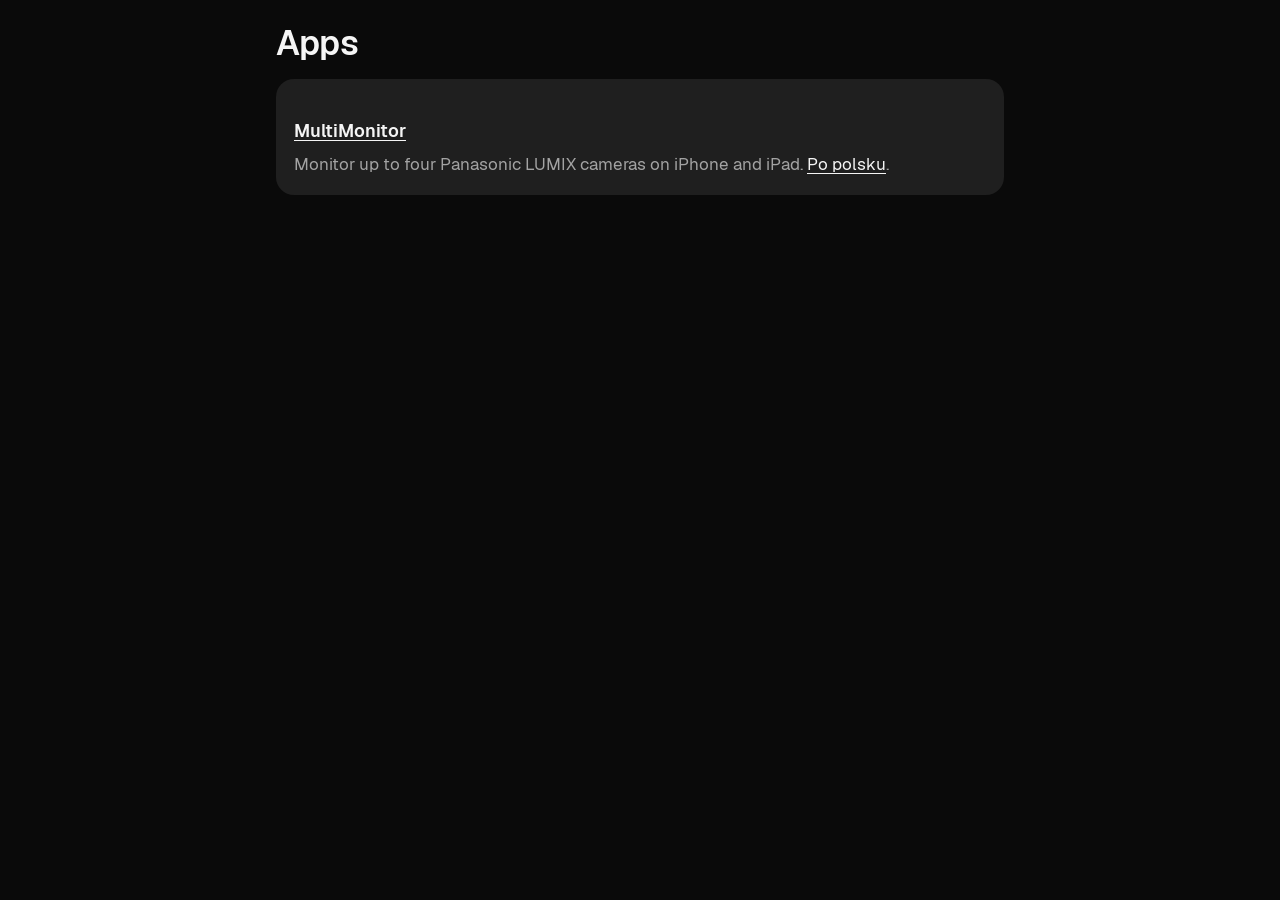
<file: index.html>
<!doctype html>
<html lang="en">
<head>
<meta charset="utf-8">
<meta name="viewport" content="width=device-width, initial-scale=1">
<title>Nowak Production — apps</title>
<link rel="stylesheet" href="multimonitor/assets/style.css">
</head>
<body>
<div class="wrap">
<h1>Apps</h1>
<div class="card"><div class="text"><h3><a href="multimonitor/">MultiMonitor</a></h3><p>Monitor up to four Panasonic LUMIX cameras on iPhone and iPad. <a href="multimonitor/pl/">Po polsku</a>.</p></div></div>
</div>
</body>
</html>
</file>
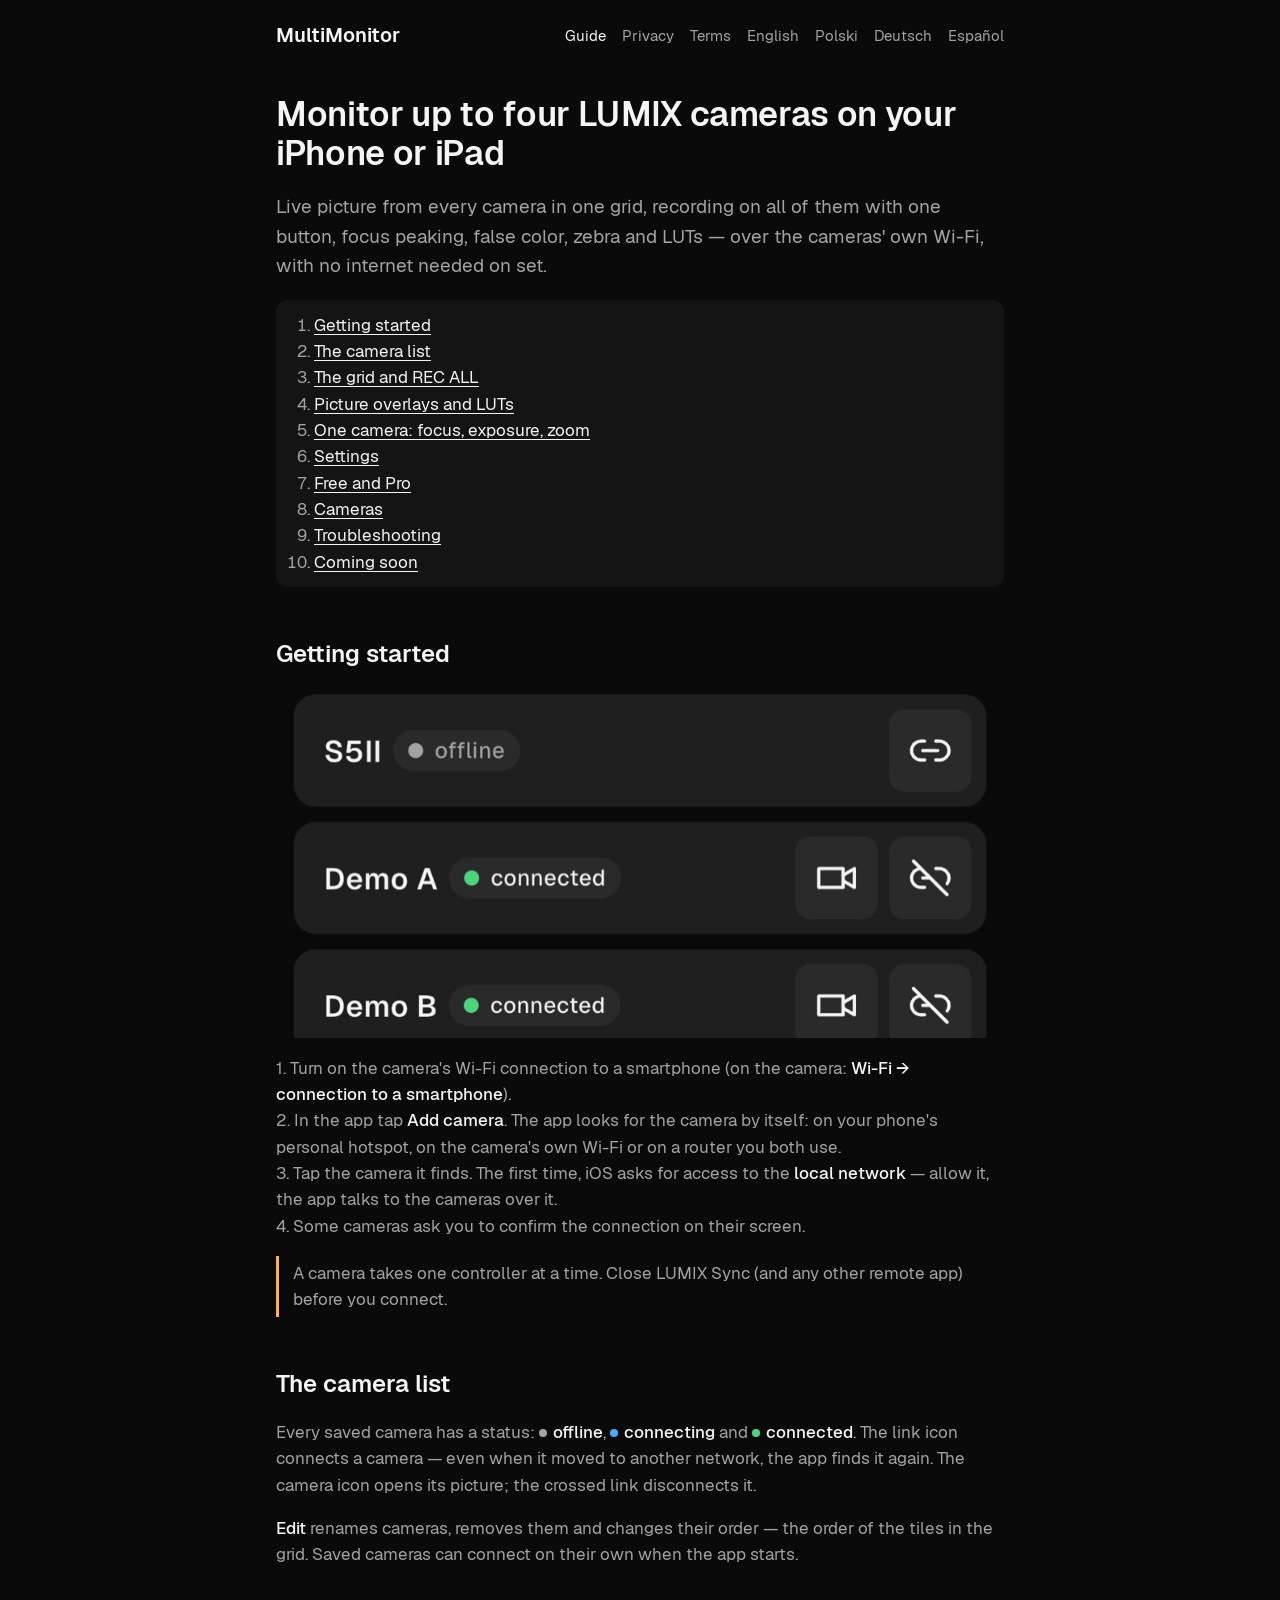
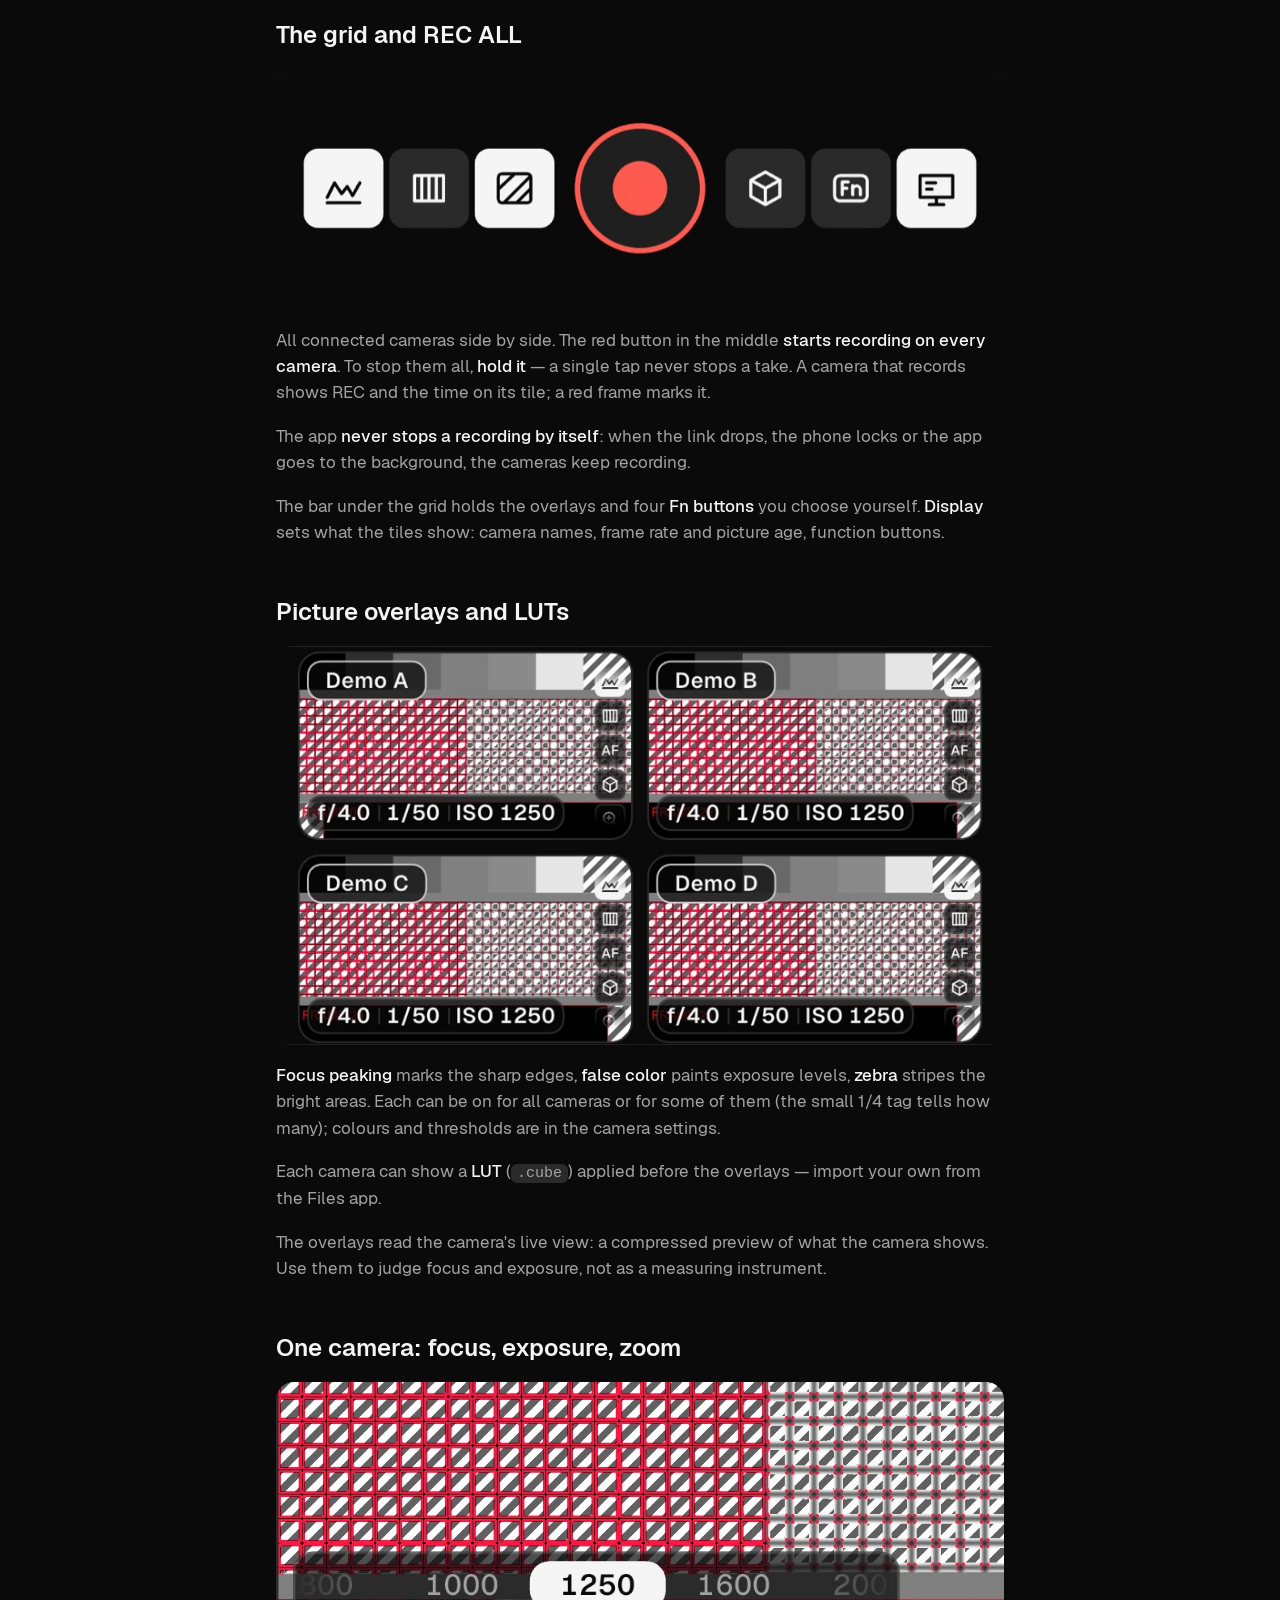
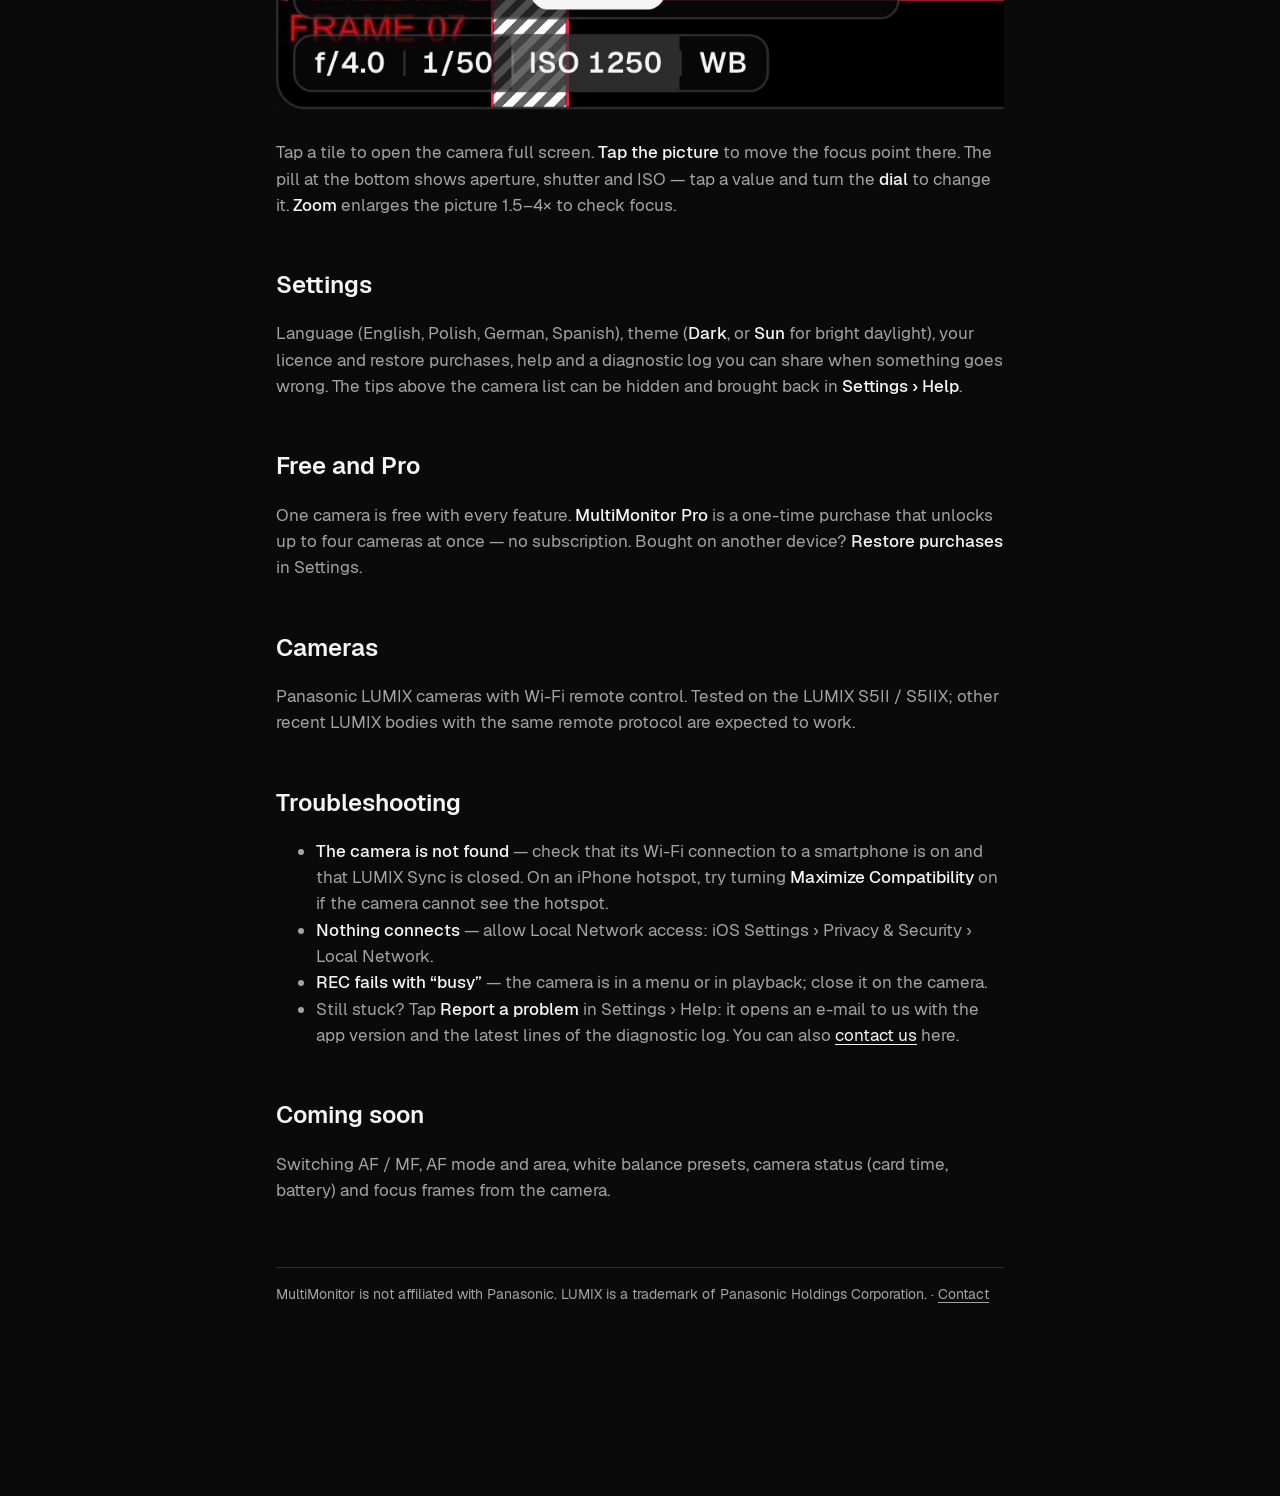
<file: monitorapp/index.html>
<!doctype html>
<html lang="en">
<head>
<meta charset="utf-8">
<meta name="viewport" content="width=device-width, initial-scale=1">
<title>MultiMonitor</title>
<link rel="canonical" href="/multimonitor/">
<meta http-equiv="refresh" content="0; url=/multimonitor/">
</head>
<body style="background:#0a0a0a;color:#f5f5f5;font-family:system-ui,sans-serif;padding:24px">
<p>MonitorApp is now MultiMonitor: <a style="color:#7c8bff" href="/multimonitor/">continue</a>.</p>
</body>
</html>
</file>
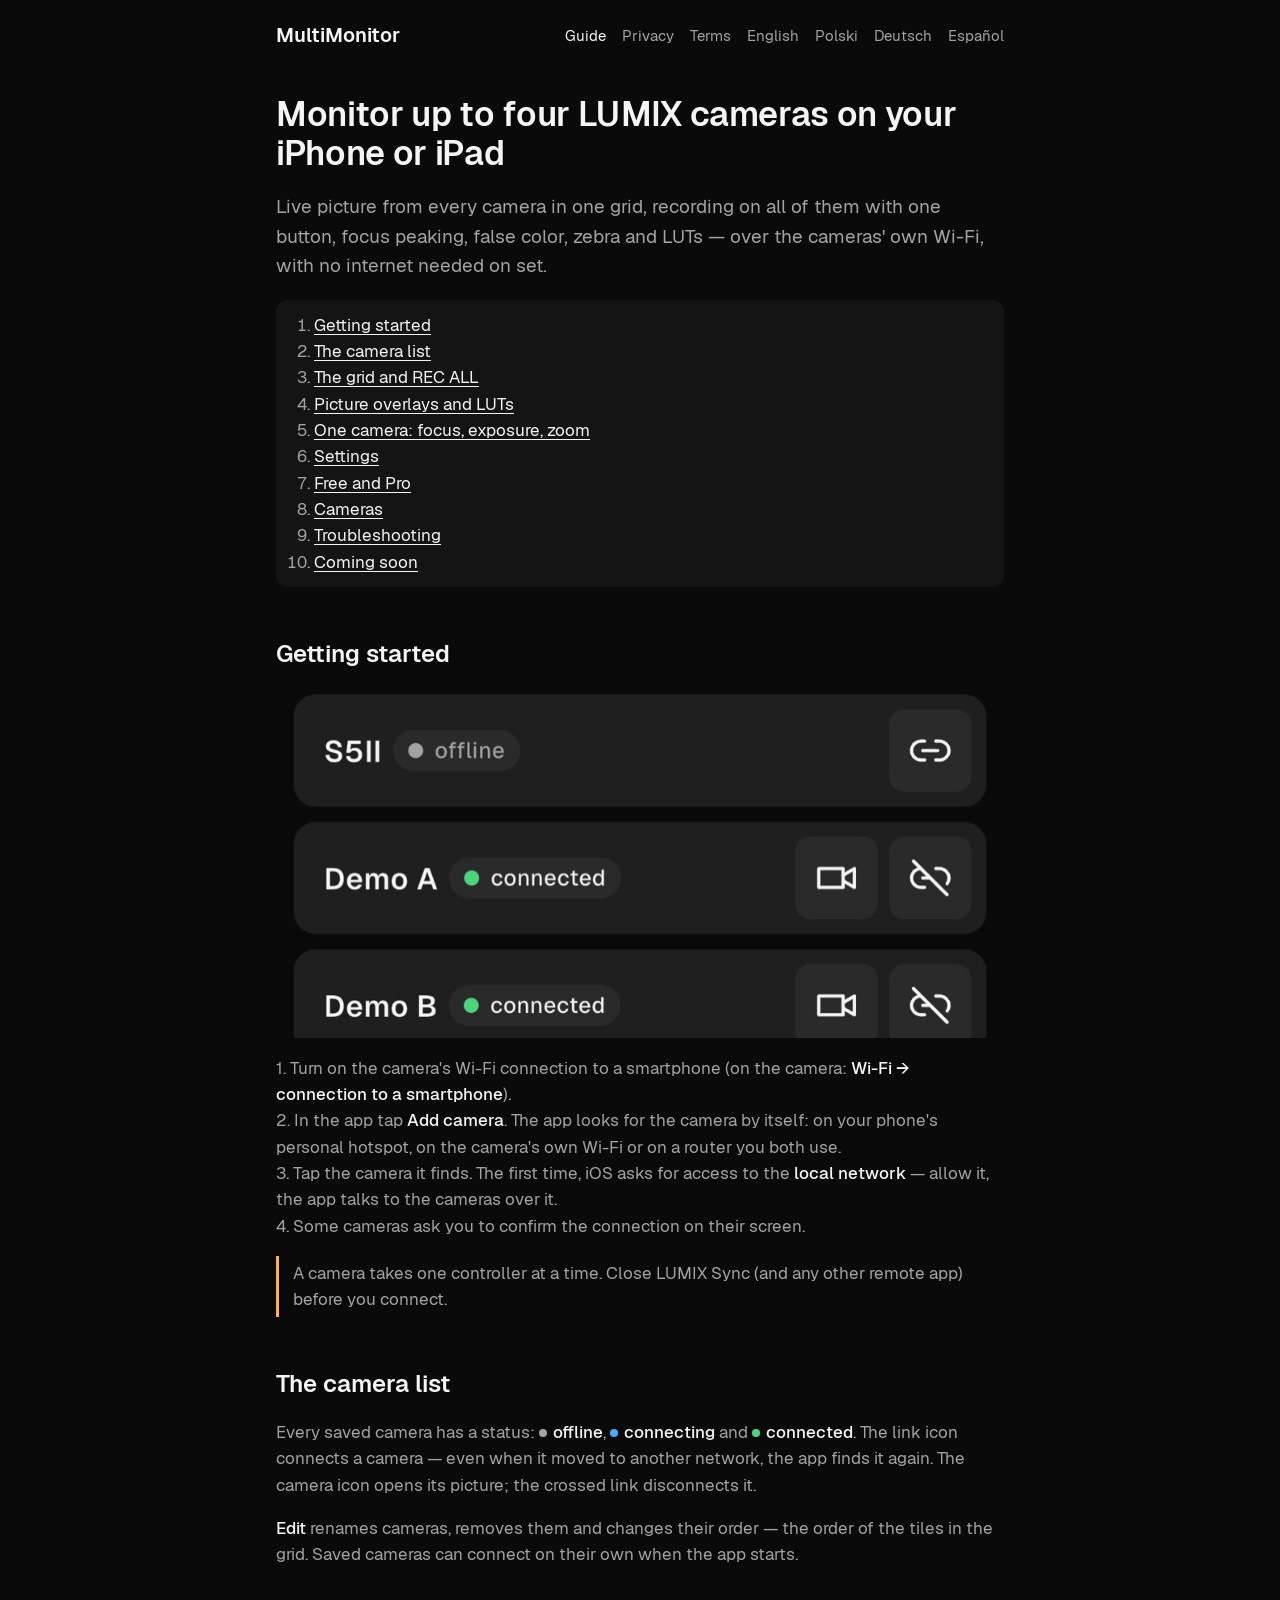
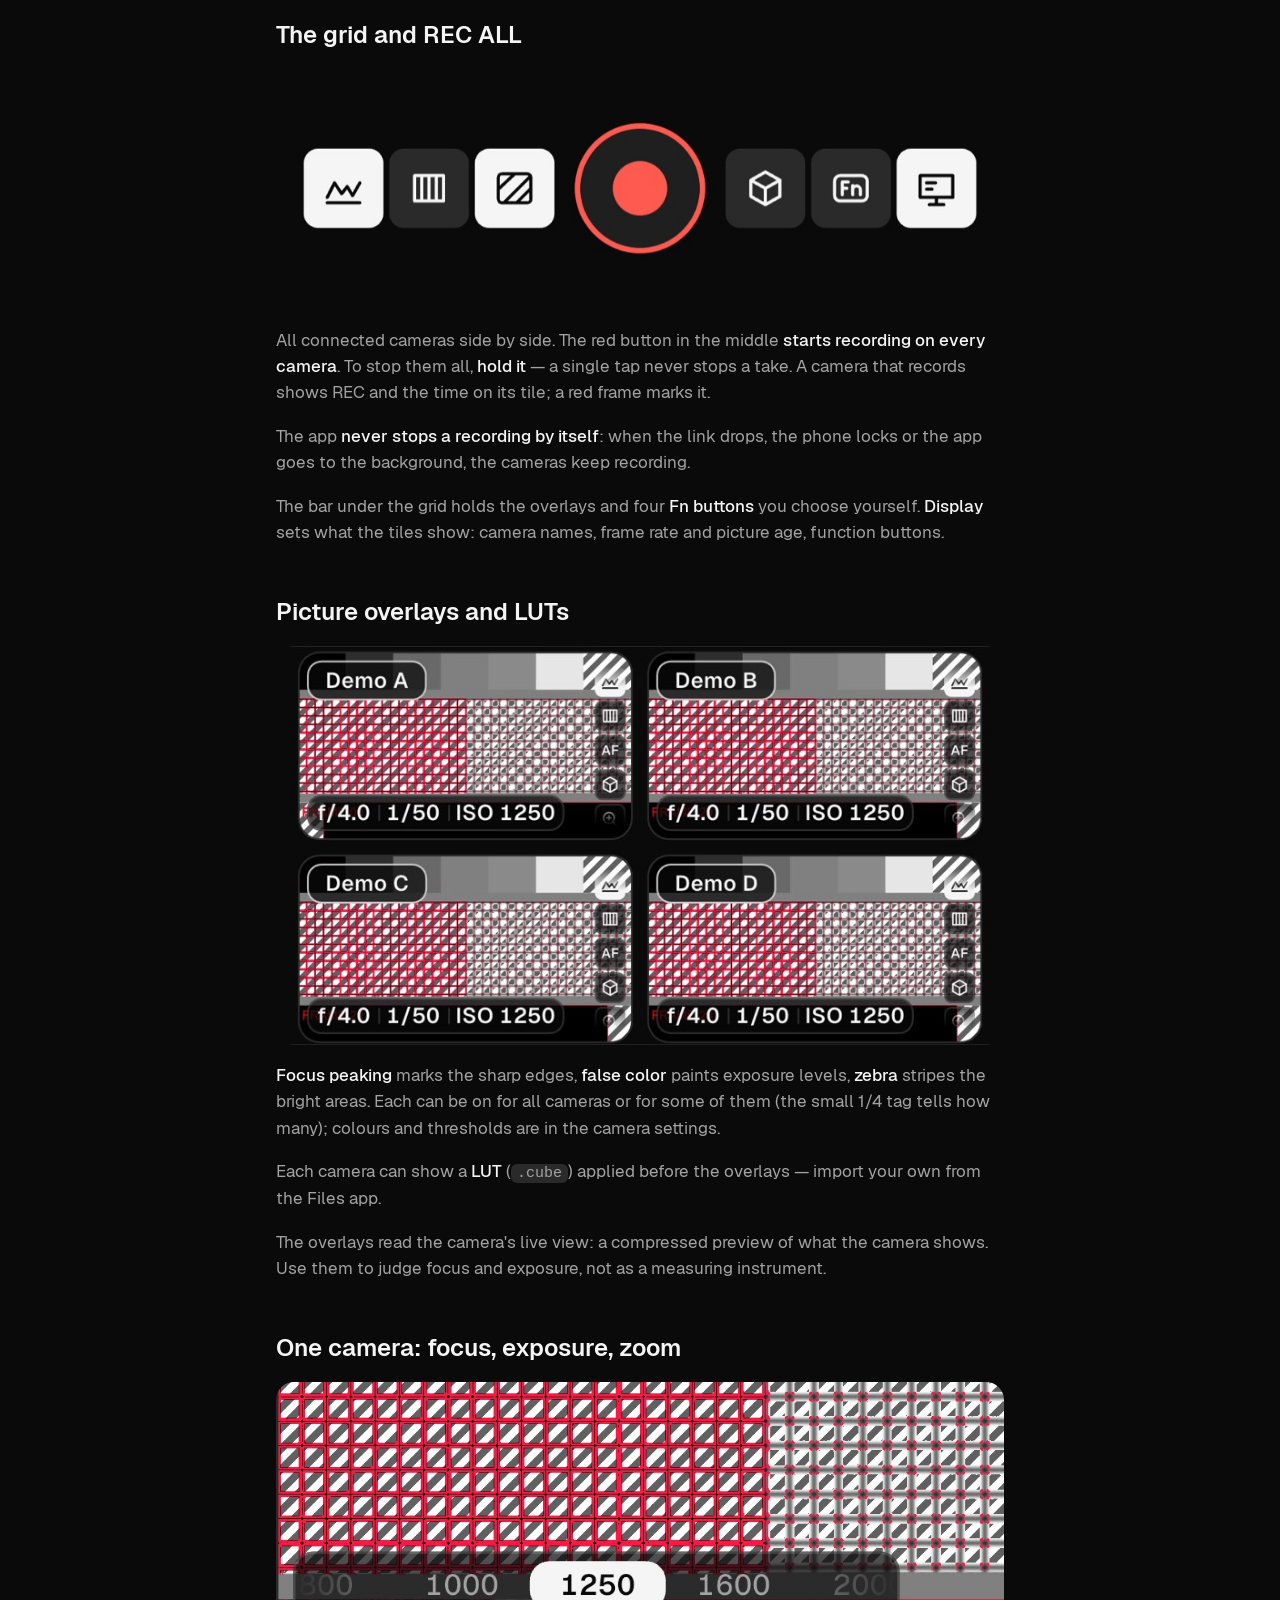
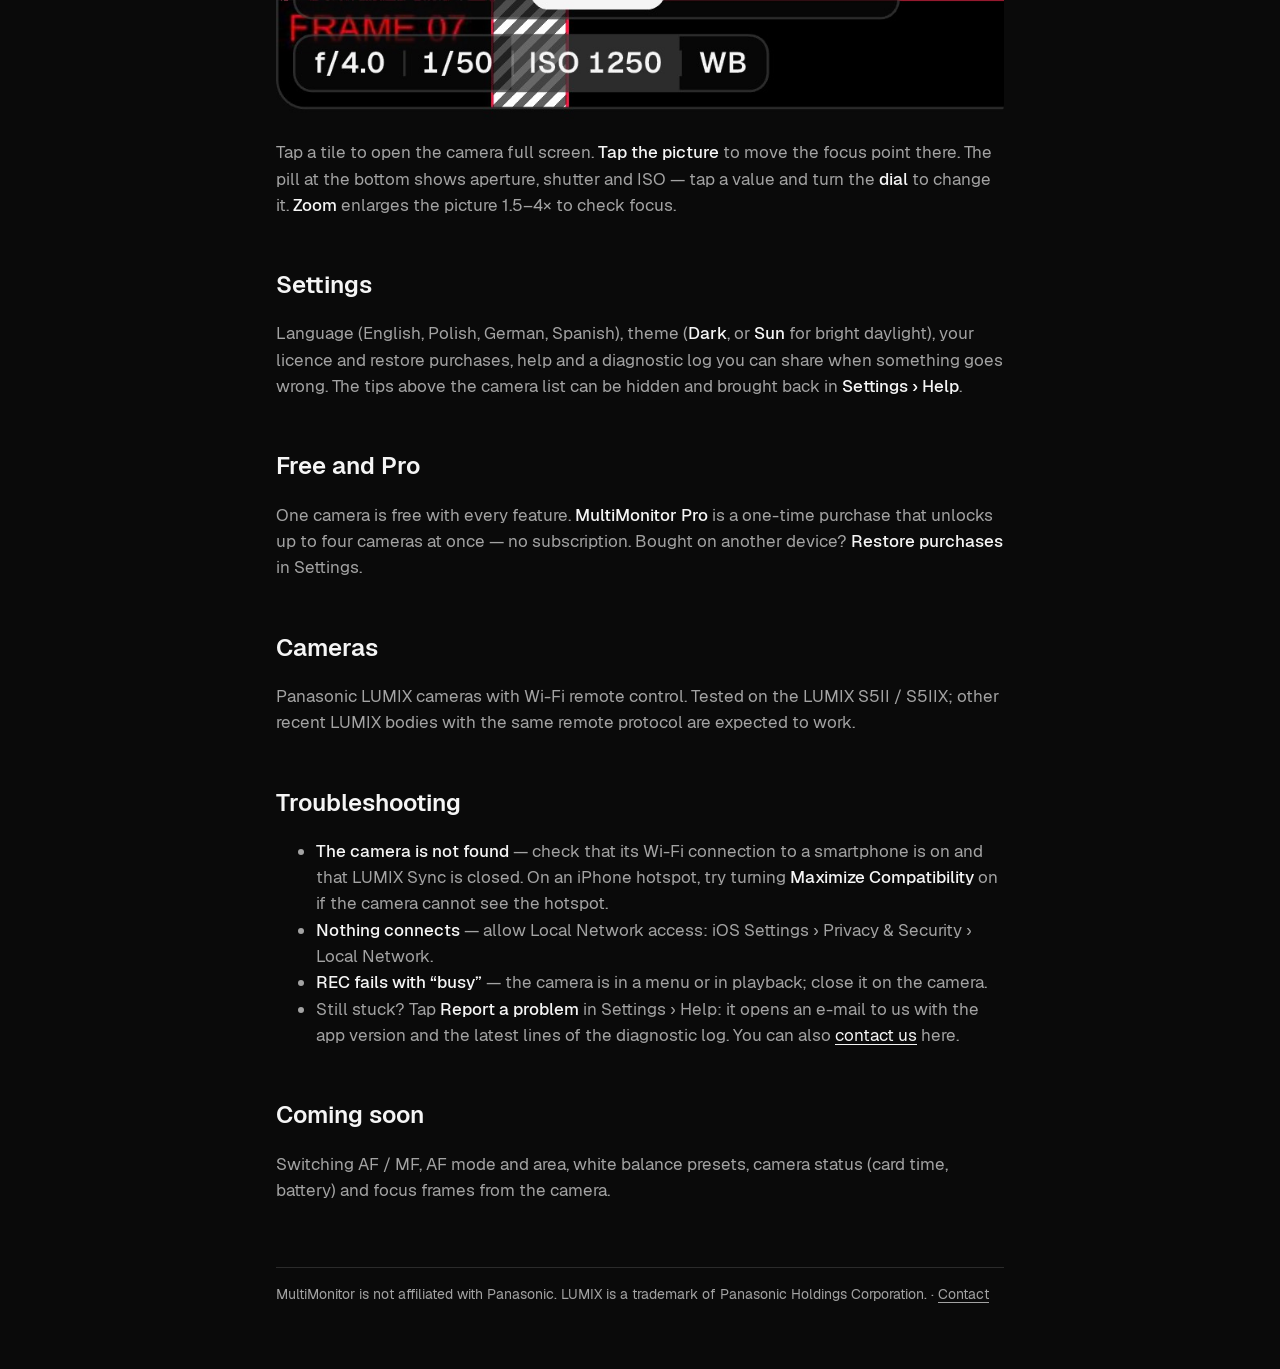
<file: multimonitor/index.html>
<!doctype html>
<html lang="en">
<head>
<meta charset="utf-8">
<meta name="viewport" content="width=device-width, initial-scale=1">
<title>MultiMonitor — guide</title>
<link rel="stylesheet" href="./assets/style.css">
</head>
<body>
<div class="wrap">
<header class="top"><a class="name" href="./">MultiMonitor</a><nav><a href="./" aria-current=page>Guide</a><a href="./privacy/">Privacy</a><a href="./terms/">Terms</a><a href="./" hreflang="en" lang="en">English</a><a href="./pl/" hreflang="pl" lang="pl">Polski</a><a href="./de/" hreflang="de" lang="de">Deutsch</a><a href="./es/" hreflang="es" lang="es">Español</a></nav></header>
<h1>Monitor up to four LUMIX cameras on your iPhone or iPad</h1><p class="lead">Live picture from every camera in one grid, recording on all of them with one button, focus peaking, false color, zebra and LUTs — over the cameras' own Wi-Fi, with no internet needed on set.</p><div class="toc"><ol><li><a href="#s1">Getting started</a></li><li><a href="#s2">The camera list</a></li><li><a href="#s3">The grid and REC ALL</a></li><li><a href="#s4">Picture overlays and LUTs</a></li><li><a href="#s5">One camera: focus, exposure, zoom</a></li><li><a href="#s6">Settings</a></li><li><a href="#s7">Free and Pro</a></li><li><a href="#s8">Cameras</a></li><li><a href="#s9">Troubleshooting</a></li><li><a href="#s10">Coming soon</a></li></ol></div>
<h2 id="s1">Getting started</h2><div class="card"><img src="./assets/img/connect.jpg" alt=""></div>
<p>1. Turn on the camera's Wi-Fi connection to a smartphone (on the camera: <strong>Wi-Fi → connection to a smartphone</strong>).<br>
2. In the app tap <strong>Add camera</strong>. The app looks for the camera by itself: on your phone's personal hotspot, on the camera's own Wi-Fi or on a router you both use.<br>
3. Tap the camera it finds. The first time, iOS asks for access to the <strong>local network</strong> — allow it, the app talks to the cameras over it.<br>
4. Some cameras ask you to confirm the connection on their screen.</p>
<p class="note">A camera takes one controller at a time. Close LUMIX Sync (and any other remote app) before you connect.</p>
<h2 id="s2">The camera list</h2>
<p>Every saved camera has a status: <span class="dot off"></span><strong>offline</strong>, <span class="dot connecting"></span><strong>connecting</strong> and <span class="dot live"></span><strong>connected</strong>.
The link icon connects a camera — even when it moved to another network, the app finds it again. The camera icon opens its picture; the crossed link disconnects it.</p>
<p><strong>Edit</strong> renames cameras, removes them and changes their order — the order of the tiles in the grid. Saved cameras can connect on their own when the app starts.</p>
<h2 id="s3">The grid and REC ALL</h2><div class="card"><img src="./assets/img/rec-all.jpg" alt=""></div>
<p>All connected cameras side by side. The red button in the middle <strong>starts recording on every camera</strong>. To stop them all, <strong>hold it</strong> — a single tap never stops a take.
A camera that records shows REC and the time on its tile; a red frame marks it.</p>
<p>The app <strong>never stops a recording by itself</strong>: when the link drops, the phone locks or the app goes to the background, the cameras keep recording.</p>
<p>The bar under the grid holds the overlays and four <strong>Fn buttons</strong> you choose yourself. <strong>Display</strong> sets what the tiles show: camera names, frame rate and picture age, function buttons.</p>
<h2 id="s4">Picture overlays and LUTs</h2><div class="card"><img src="./assets/img/overlays.jpg" alt=""></div>
<p><strong>Focus peaking</strong> marks the sharp edges, <strong>false color</strong> paints exposure levels, <strong>zebra</strong> stripes the bright areas. Each can be on for all cameras or for some of them (the small 1/4 tag tells how many); colours and thresholds are in the camera settings.</p>
<p>Each camera can show a <strong>LUT</strong> (<code>.cube</code>) applied before the overlays — import your own from the Files app.</p>
<p>The overlays read the camera's live view: a compressed preview of what the camera shows. Use them to judge focus and exposure, not as a measuring instrument.</p>
<h2 id="s5">One camera: focus, exposure, zoom</h2><div class="card"><img src="./assets/img/focus-exposure.jpg" alt=""></div>
<p>Tap a tile to open the camera full screen. <strong>Tap the picture</strong> to move the focus point there. The pill at the bottom shows aperture, shutter and ISO — tap a value and turn the <strong>dial</strong> to change it.
<strong>Zoom</strong> enlarges the picture 1.5–4× to check focus.</p>
<h2 id="s6">Settings</h2>
<p>Language (English, Polish, German, Spanish), theme (<strong>Dark</strong>, or <strong>Sun</strong> for bright daylight), your licence and restore purchases, help and a diagnostic log you can share when something goes wrong.
The tips above the camera list can be hidden and brought back in <strong>Settings › Help</strong>.</p>
<h2 id="s7">Free and Pro</h2>
<p>One camera is free with every feature. <strong>MultiMonitor Pro</strong> is a one-time purchase that unlocks up to four cameras at once — no subscription. Bought on another device? <strong>Restore purchases</strong> in Settings.</p>
<h2 id="s8">Cameras</h2>
<p>Panasonic LUMIX cameras with Wi-Fi remote control. Tested on the LUMIX S5II / S5IIX; other recent LUMIX bodies with the same remote protocol are expected to work.</p>
<h2 id="s9">Troubleshooting</h2>
<ul>
<li><strong>The camera is not found</strong> — check that its Wi-Fi connection to a smartphone is on and that LUMIX Sync is closed. On an iPhone hotspot, try turning <strong>Maximize Compatibility</strong> on if the camera cannot see the hotspot.</li>
<li><strong>Nothing connects</strong> — allow Local Network access: iOS Settings › Privacy &amp; Security › Local Network.</li>
<li><strong>REC fails with “busy”</strong> — the camera is in a menu or in playback; close it on the camera.</li>
<li>Still stuck? Tap <strong>Report a problem</strong> in Settings › Help: it opens an e-mail to us with the app version and the latest lines of the diagnostic log. You can also <a href="https://github.com/nowakproduction/nowakproduction.github.io/issues">contact us</a> here.</li>
</ul>
<h2 id="s10">Coming soon</h2>
<p>Switching AF / MF, AF mode and area, white balance presets, camera status (card time, battery) and focus frames from the camera.</p>
<footer>MultiMonitor is not affiliated with Panasonic. LUMIX is a trademark of Panasonic Holdings Corporation. · <a href="https://github.com/nowakproduction/nowakproduction.github.io/issues">Contact</a></footer>
</div>
</body>
</html>
</file>
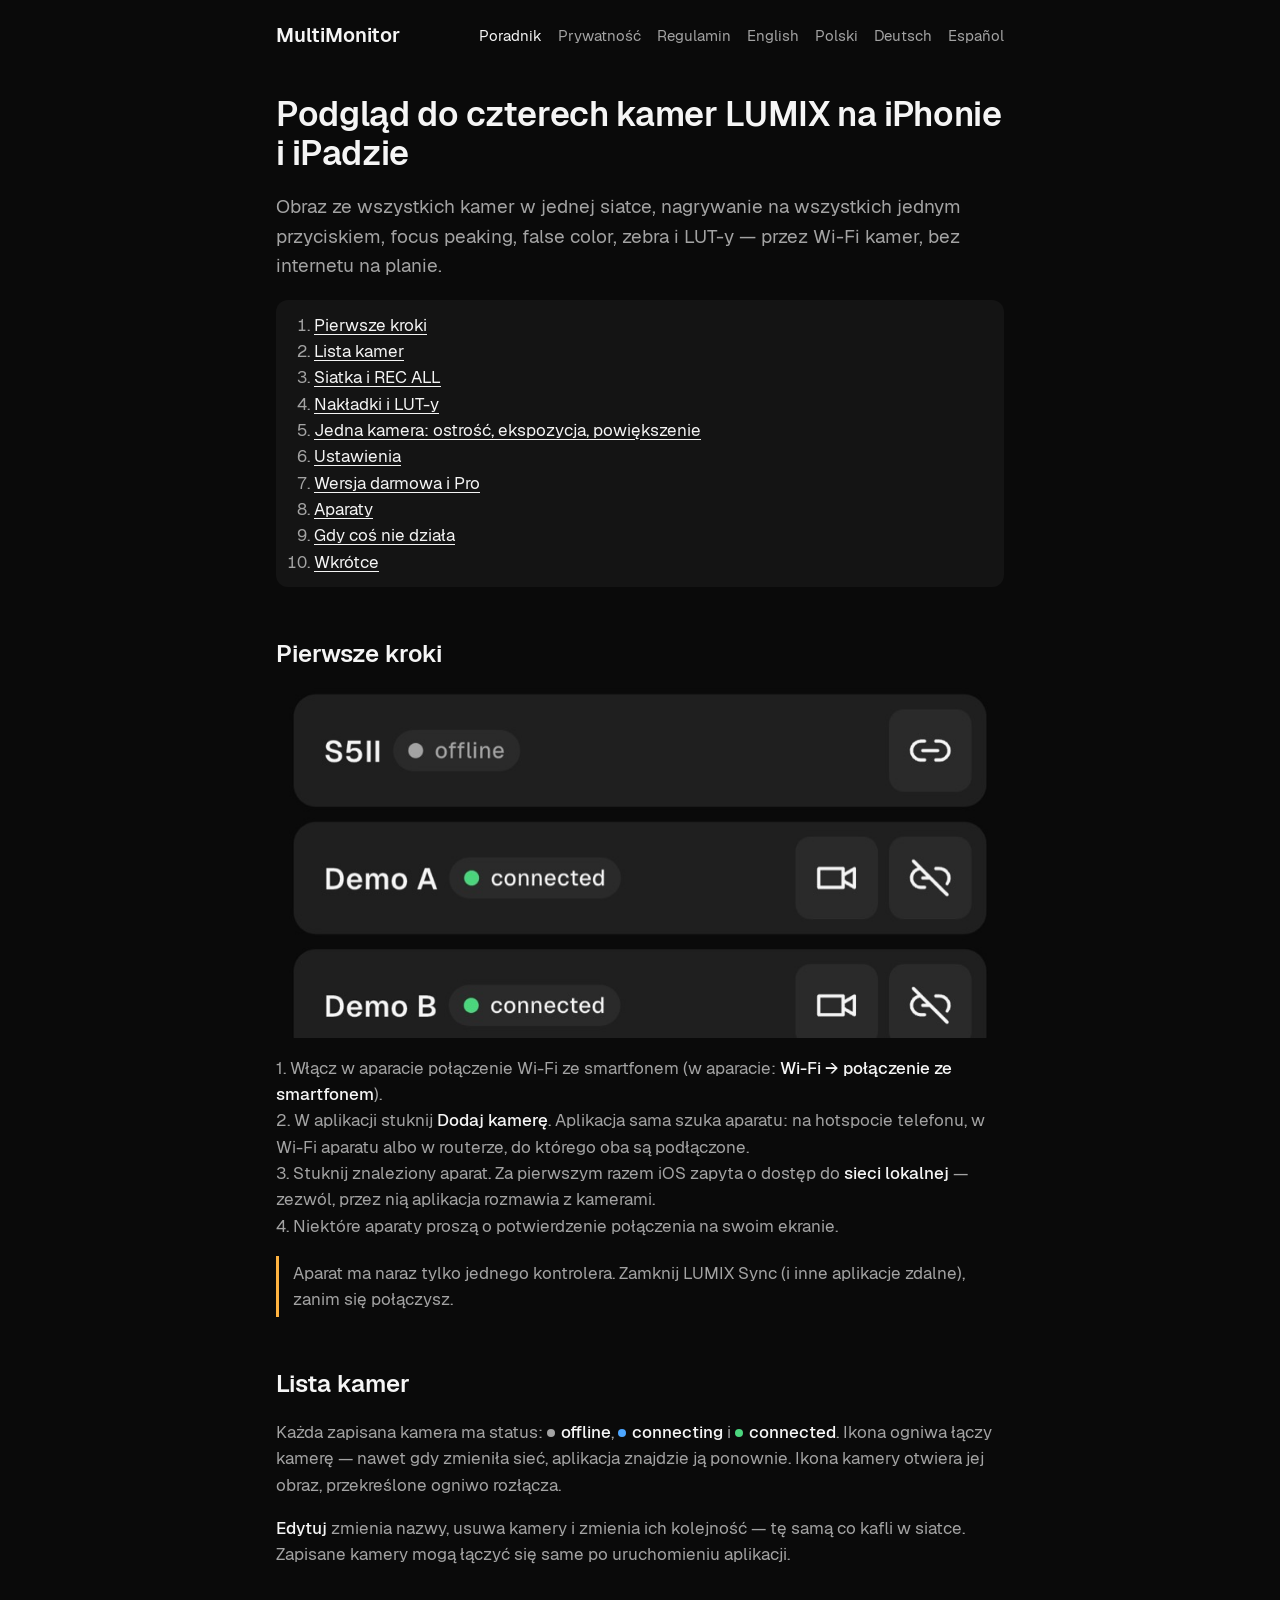
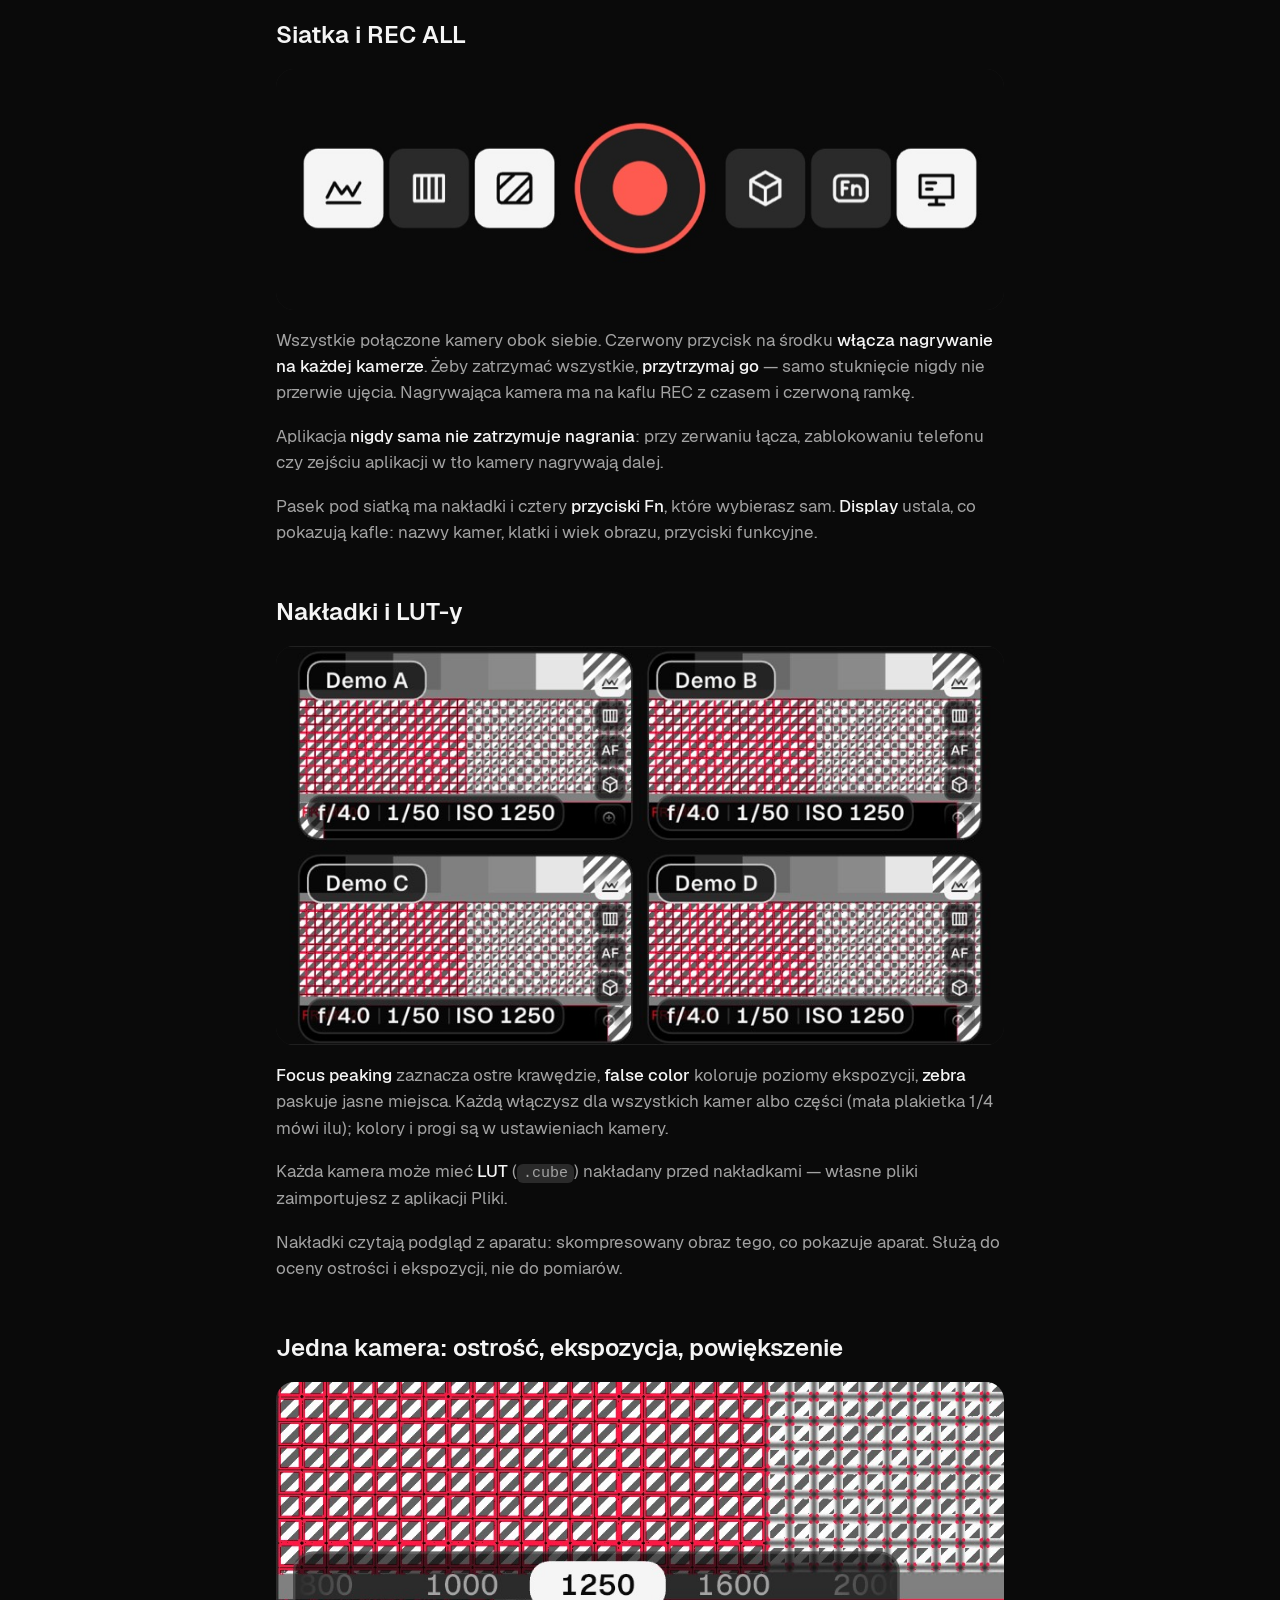
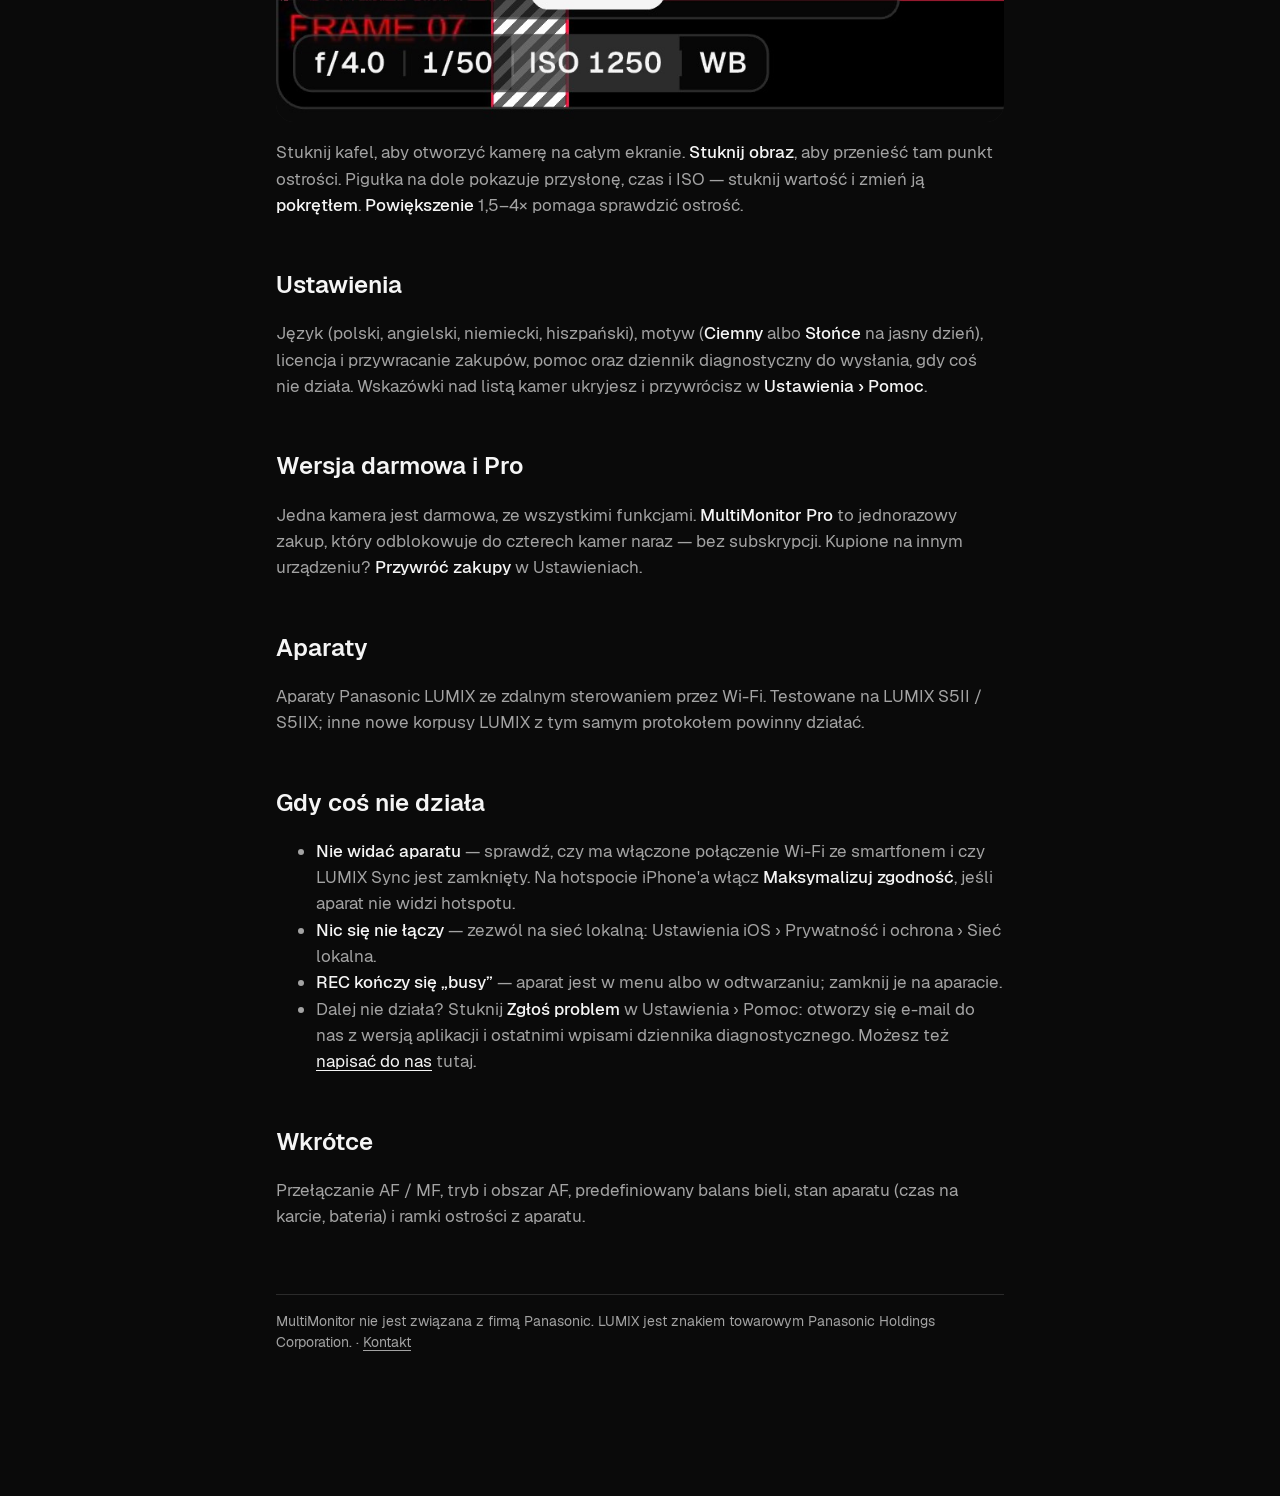
<file: monitorapp/pl/index.html>
<!doctype html>
<html lang="en">
<head>
<meta charset="utf-8">
<meta name="viewport" content="width=device-width, initial-scale=1">
<title>MultiMonitor</title>
<link rel="canonical" href="/multimonitor/pl/">
<meta http-equiv="refresh" content="0; url=/multimonitor/pl/">
</head>
<body style="background:#0a0a0a;color:#f5f5f5;font-family:system-ui,sans-serif;padding:24px">
<p>MonitorApp is now MultiMonitor: <a style="color:#7c8bff" href="/multimonitor/pl/">continue</a>.</p>
</body>
</html>
</file>
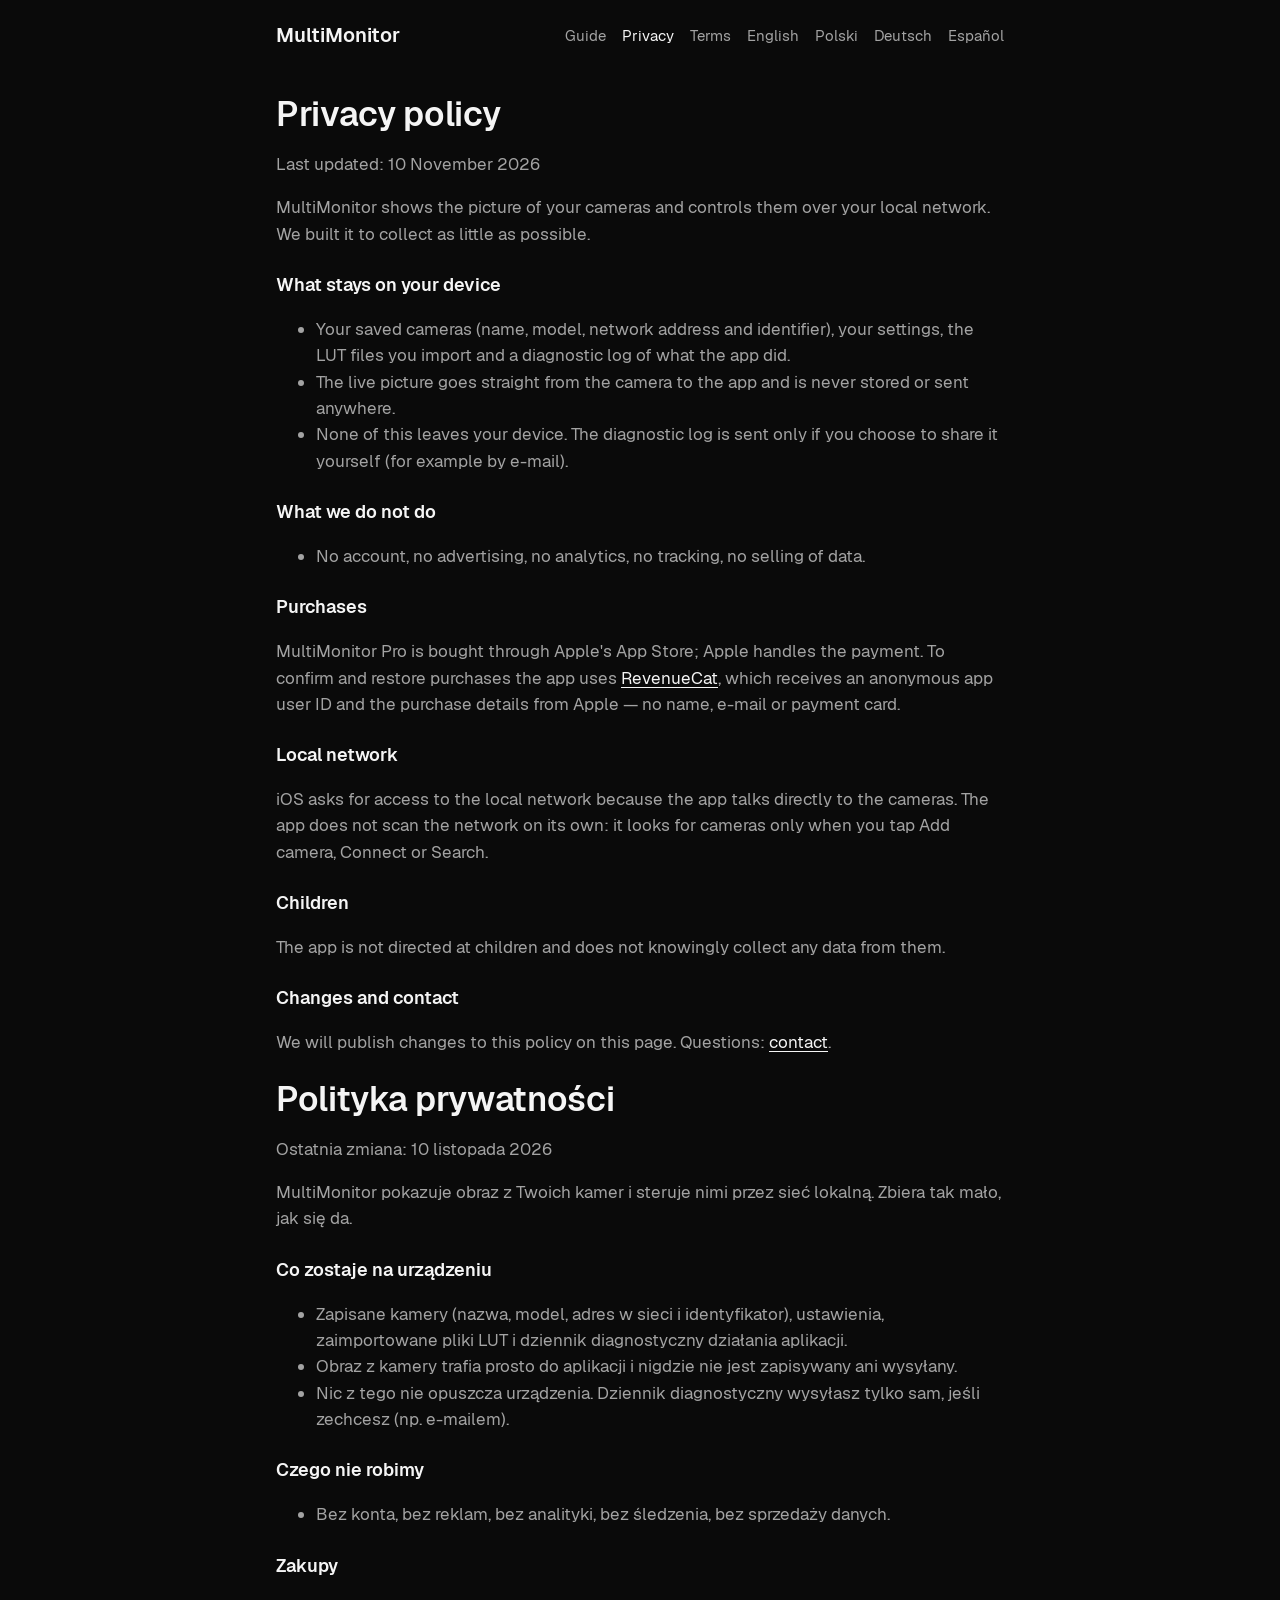
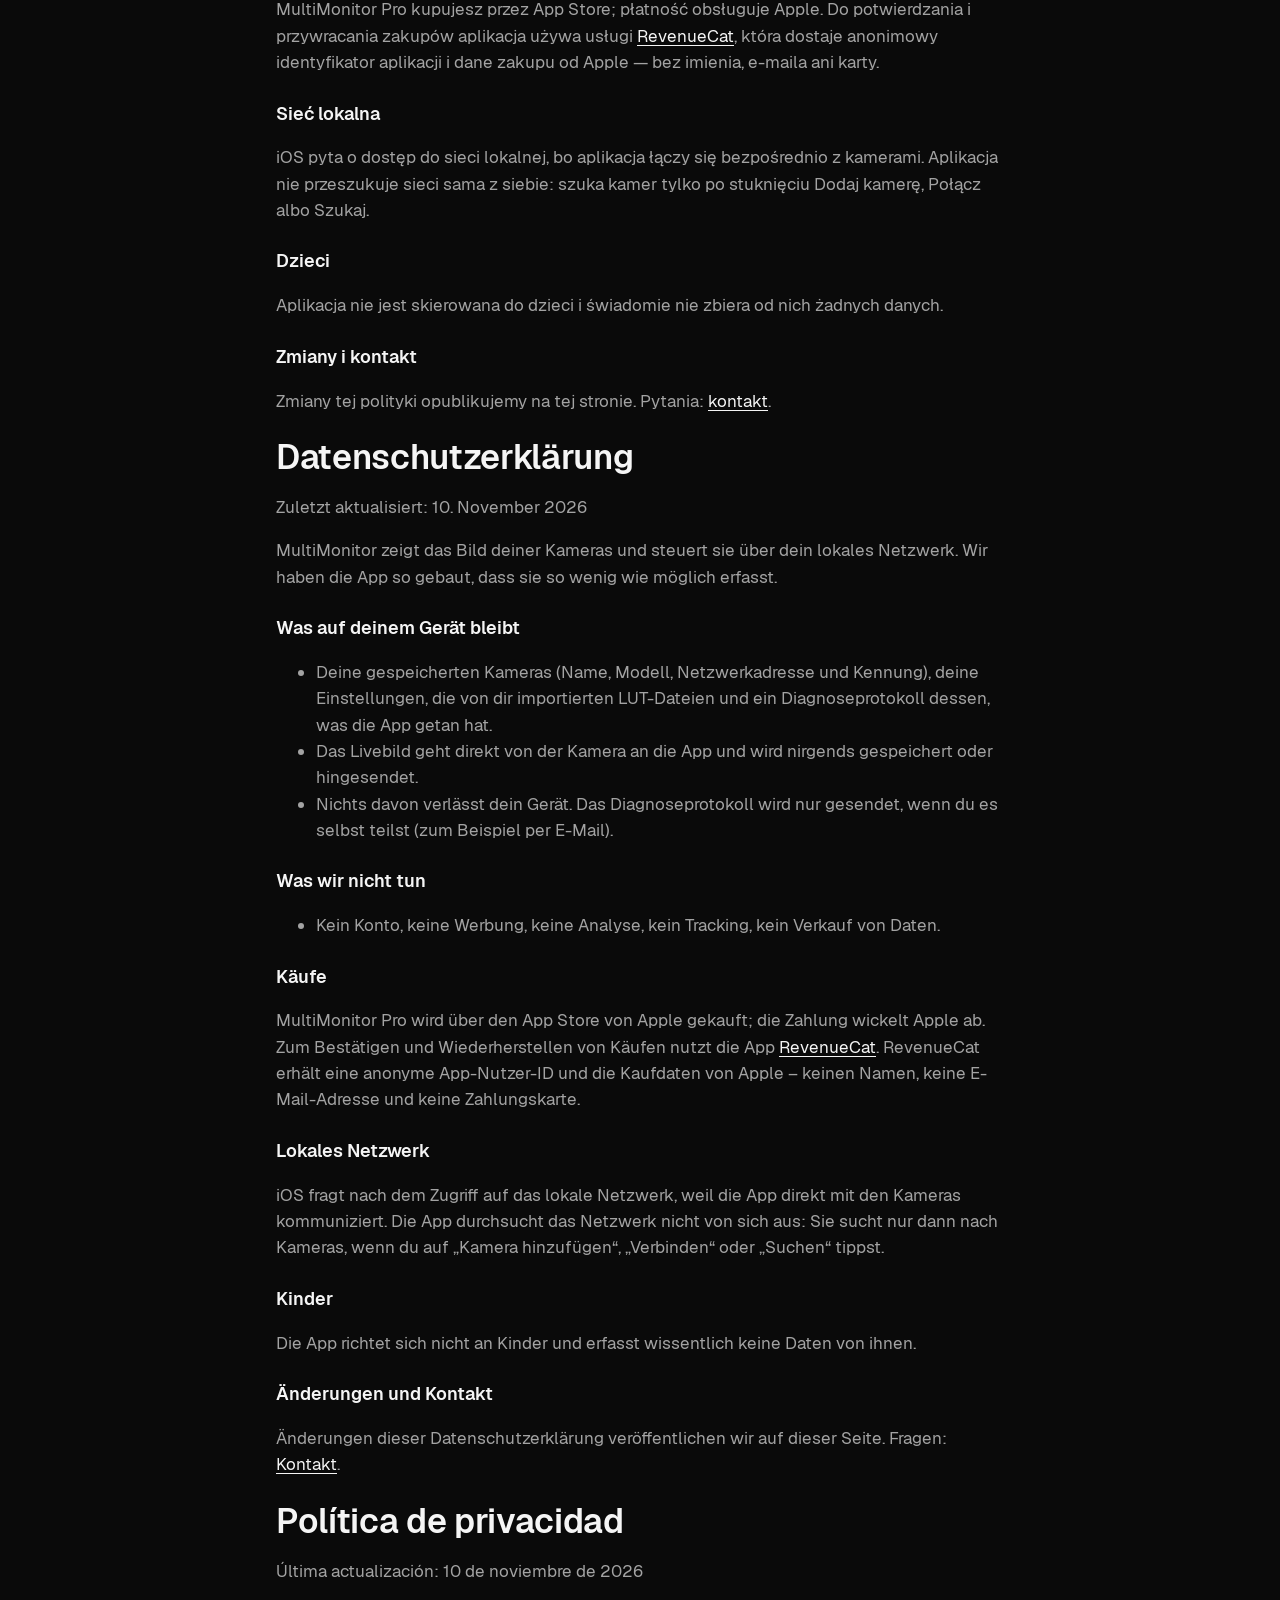
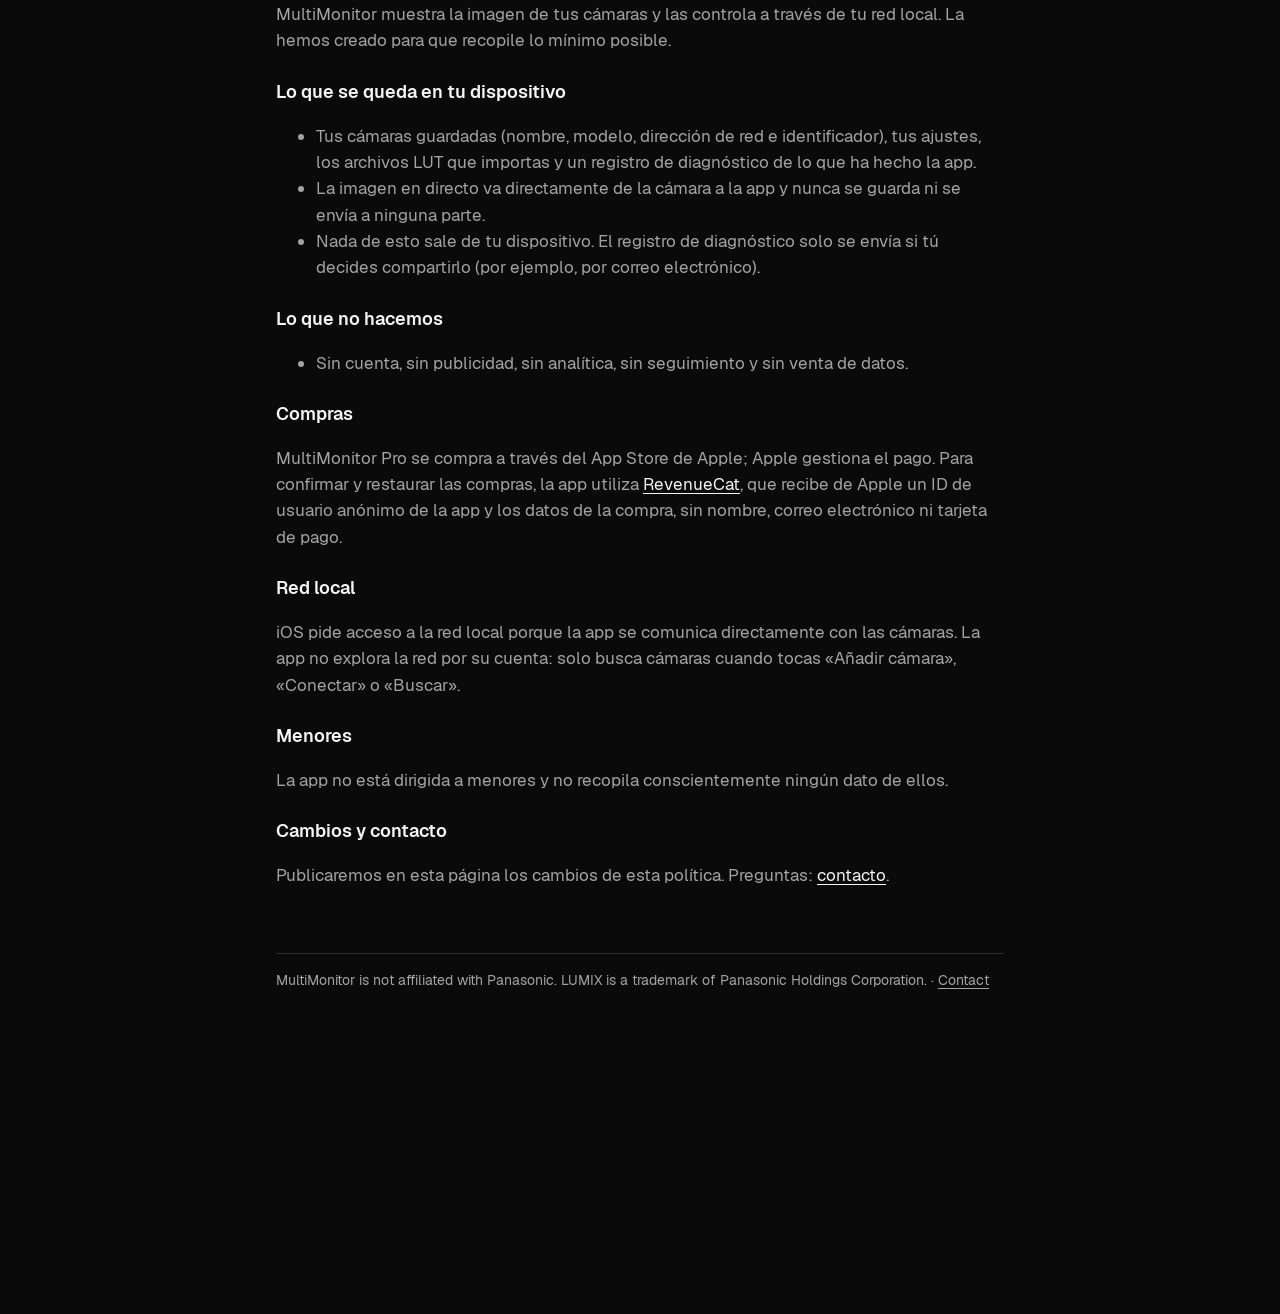
<file: monitorapp/privacy/index.html>
<!doctype html>
<html lang="en">
<head>
<meta charset="utf-8">
<meta name="viewport" content="width=device-width, initial-scale=1">
<title>MultiMonitor</title>
<link rel="canonical" href="/multimonitor/privacy/">
<meta http-equiv="refresh" content="0; url=/multimonitor/privacy/">
</head>
<body style="background:#0a0a0a;color:#f5f5f5;font-family:system-ui,sans-serif;padding:24px">
<p>MonitorApp is now MultiMonitor: <a style="color:#7c8bff" href="/multimonitor/privacy/">continue</a>.</p>
</body>
</html>
</file>
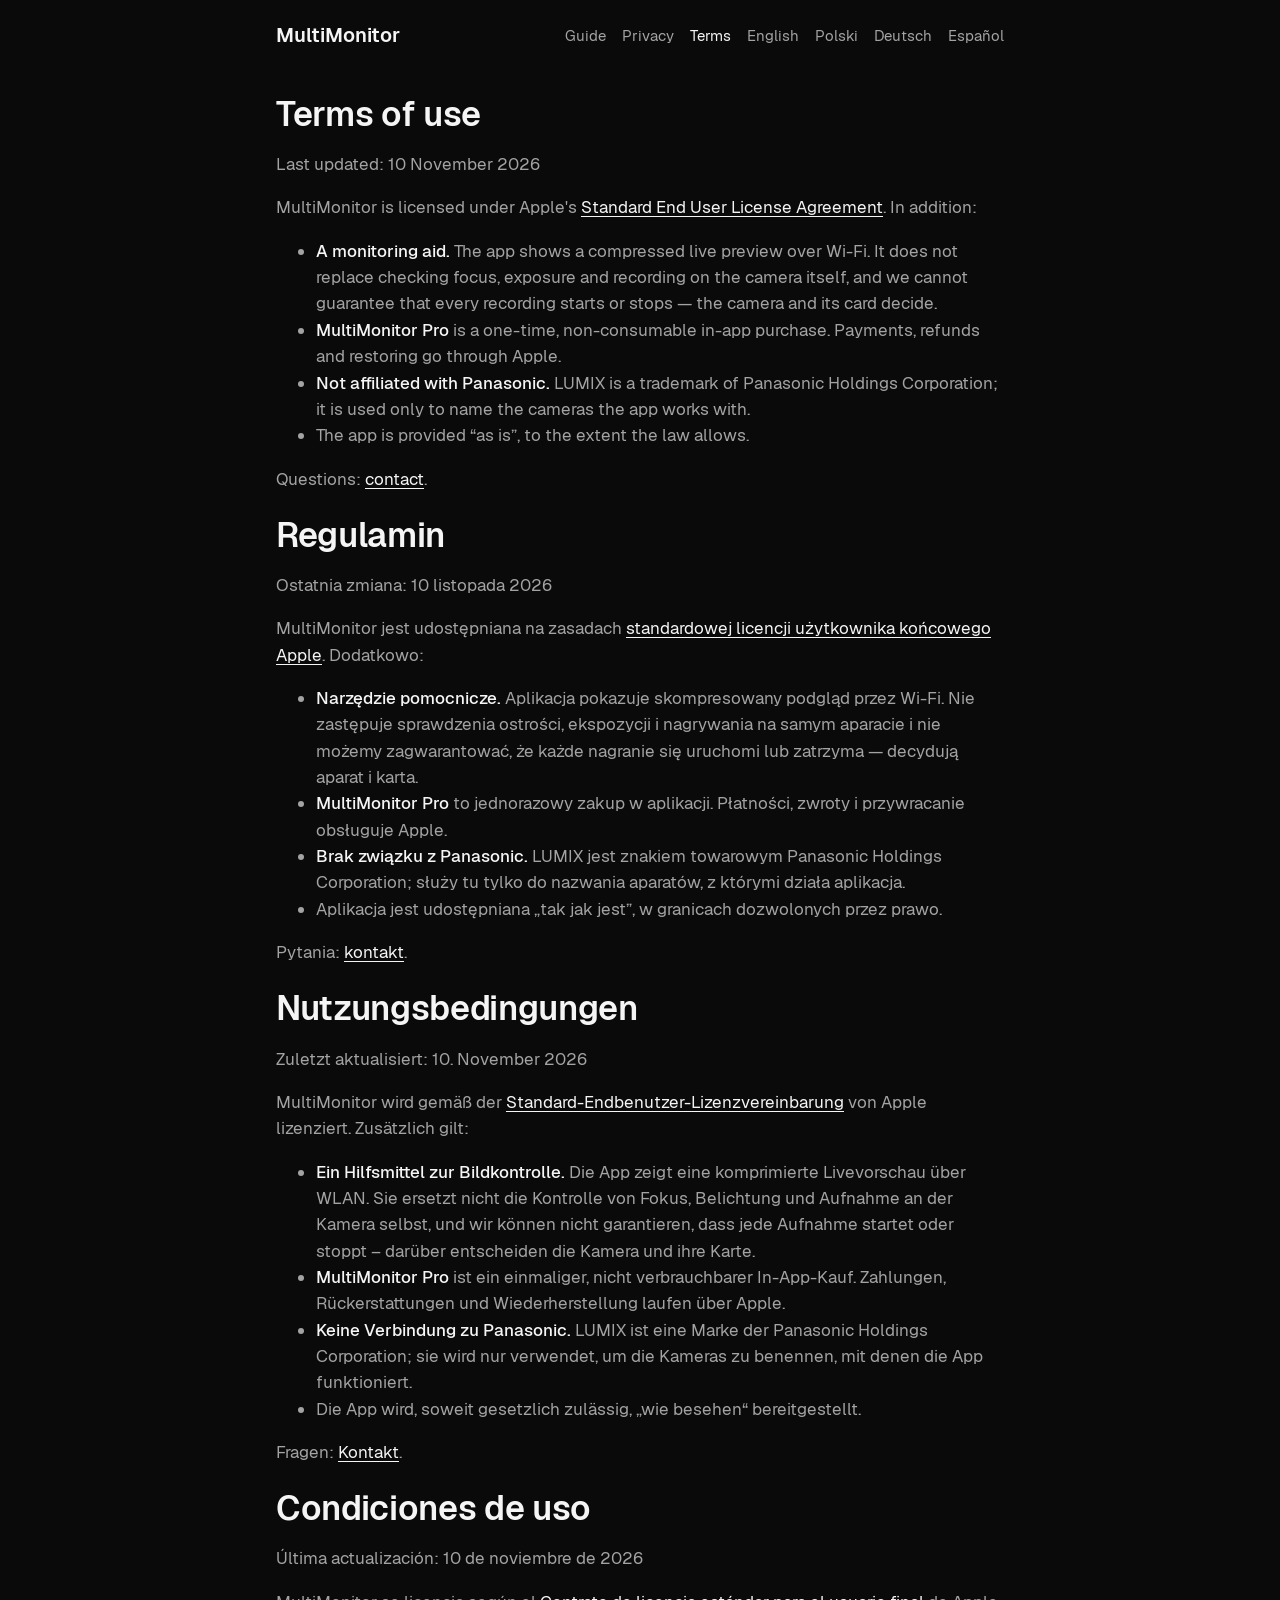
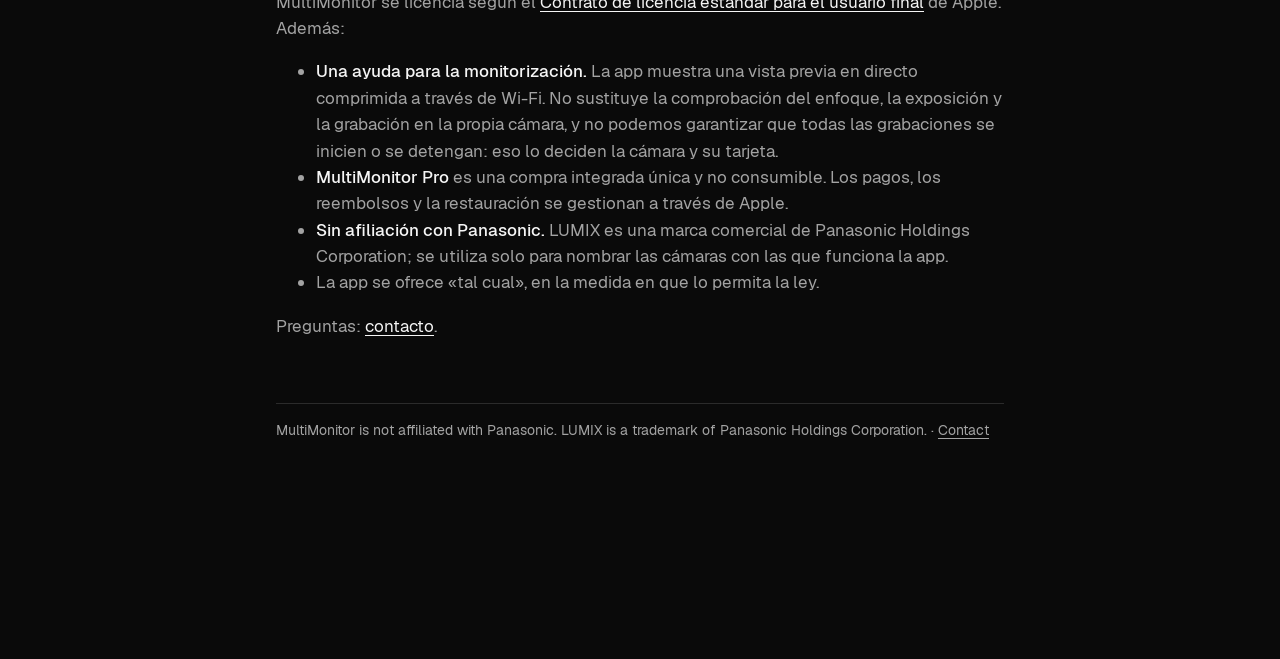
<file: monitorapp/terms/index.html>
<!doctype html>
<html lang="en">
<head>
<meta charset="utf-8">
<meta name="viewport" content="width=device-width, initial-scale=1">
<title>MultiMonitor</title>
<link rel="canonical" href="/multimonitor/terms/">
<meta http-equiv="refresh" content="0; url=/multimonitor/terms/">
</head>
<body style="background:#0a0a0a;color:#f5f5f5;font-family:system-ui,sans-serif;padding:24px">
<p>MonitorApp is now MultiMonitor: <a style="color:#7c8bff" href="/multimonitor/terms/">continue</a>.</p>
</body>
</html>
</file>
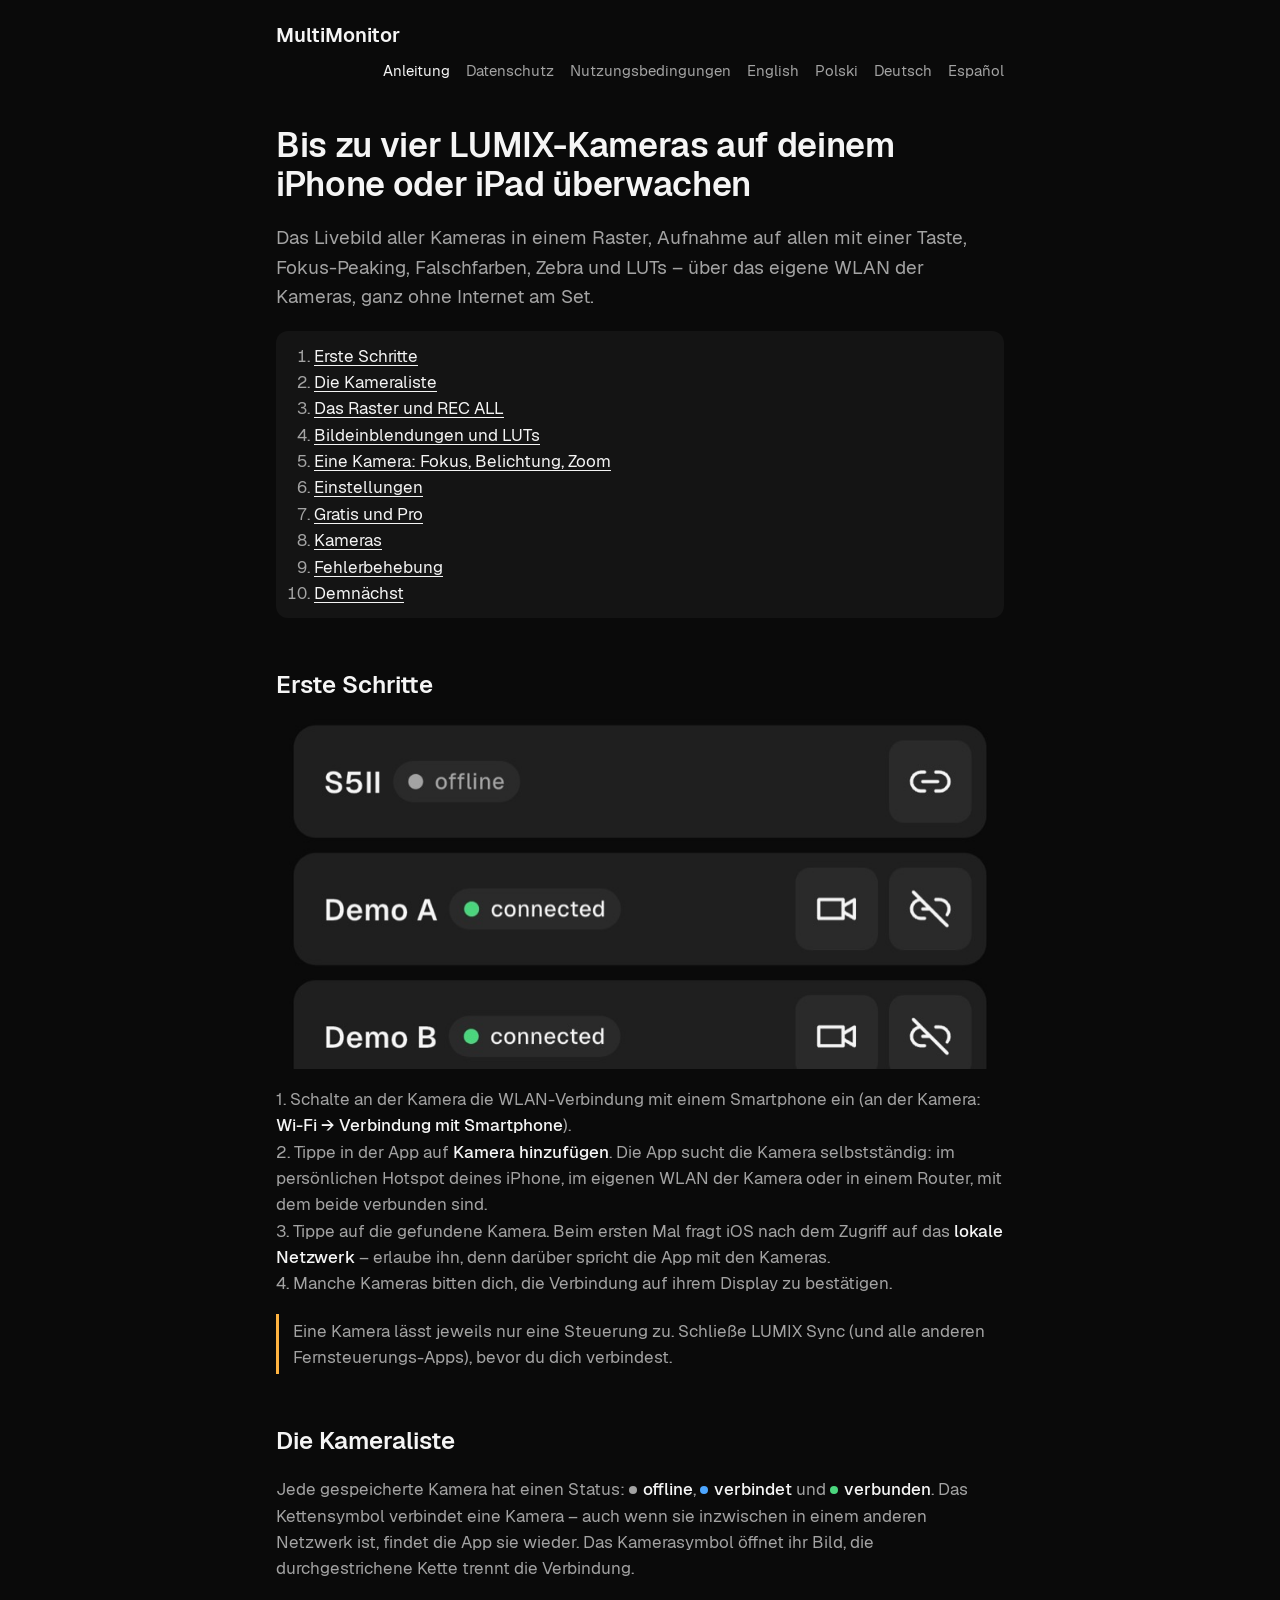
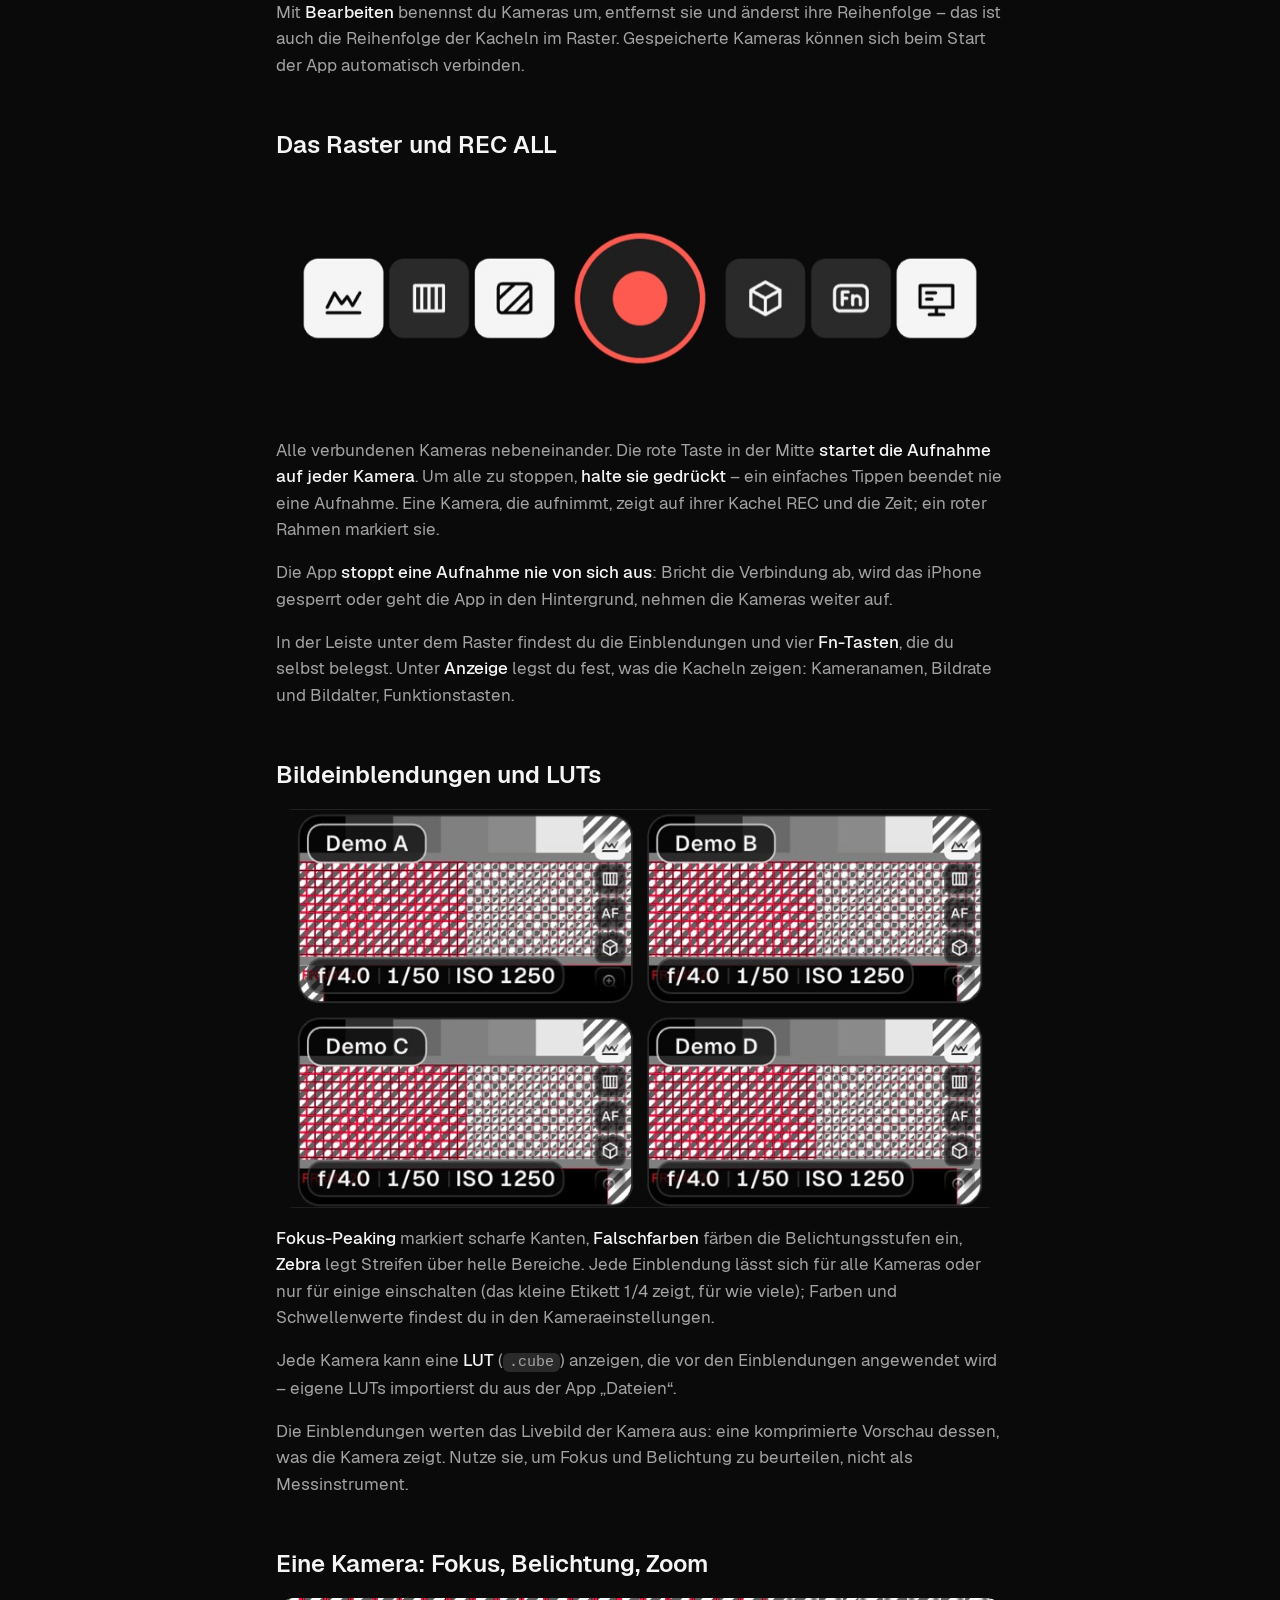
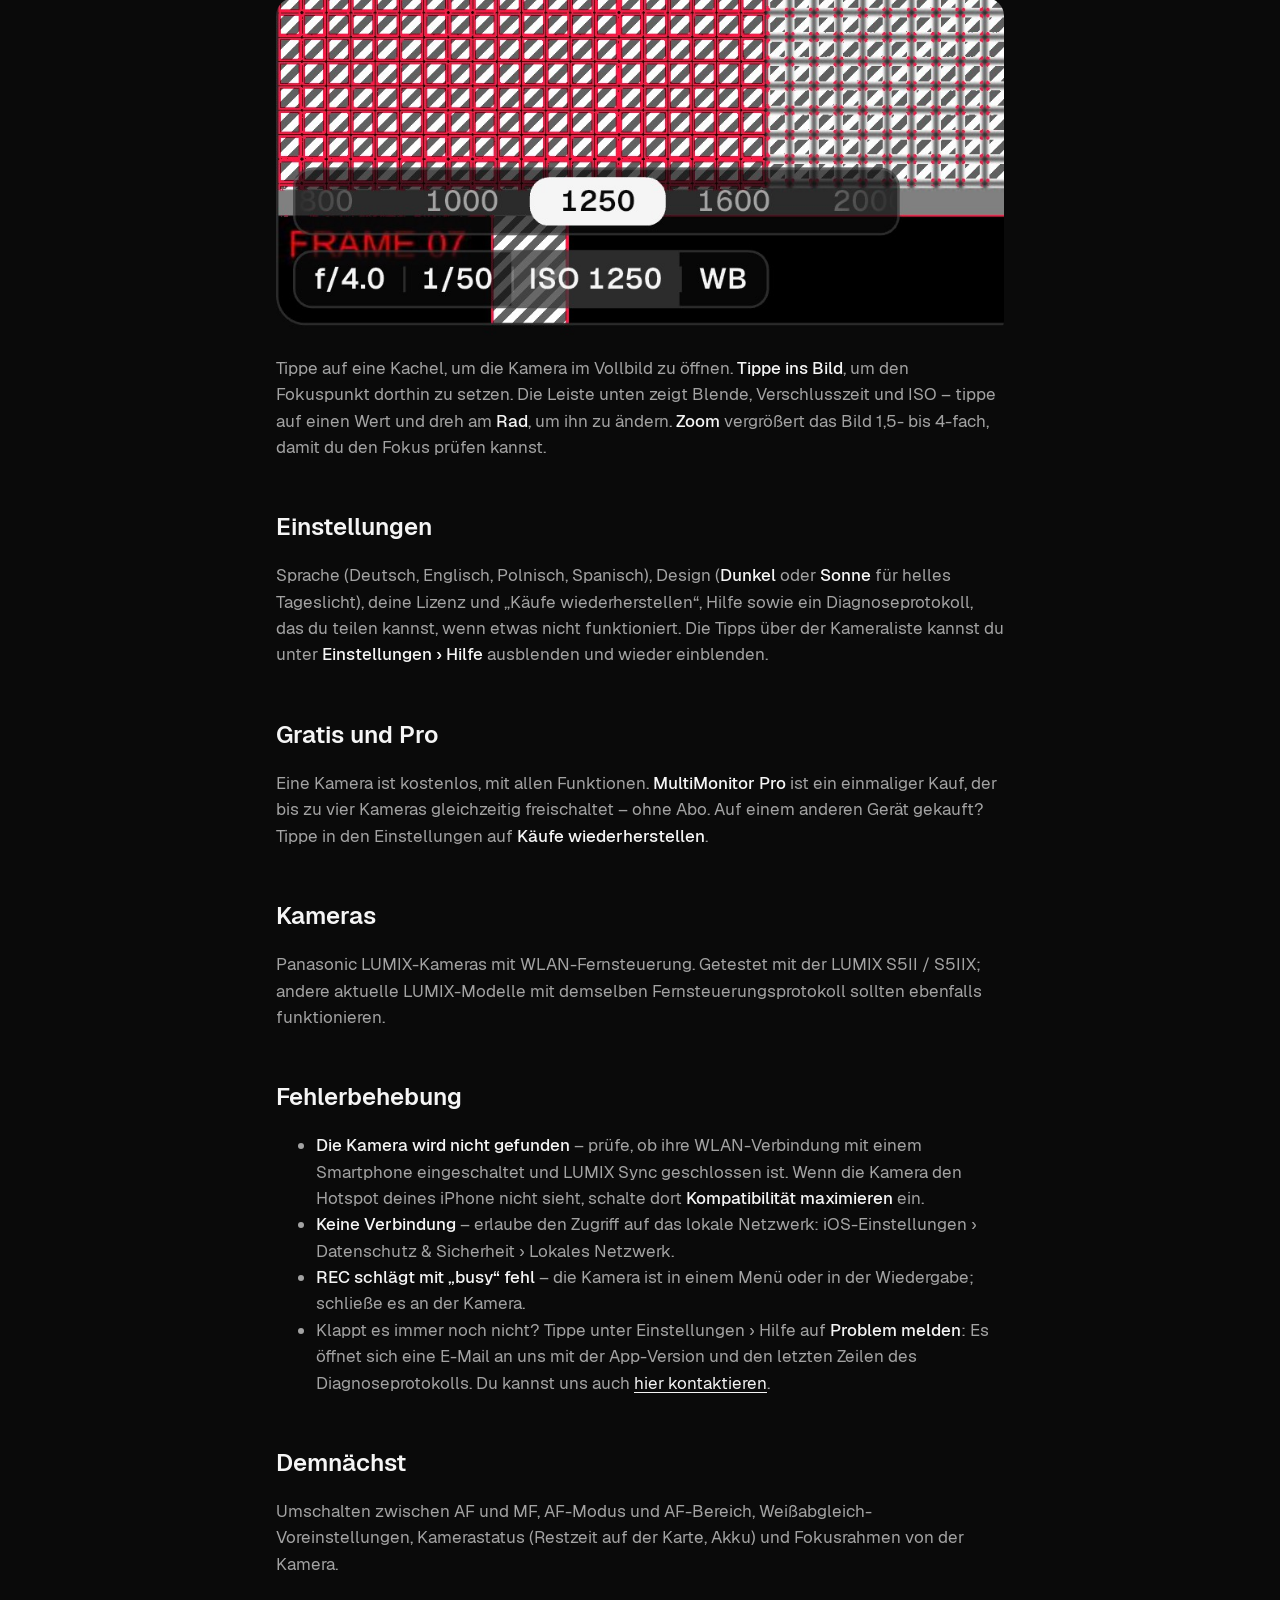
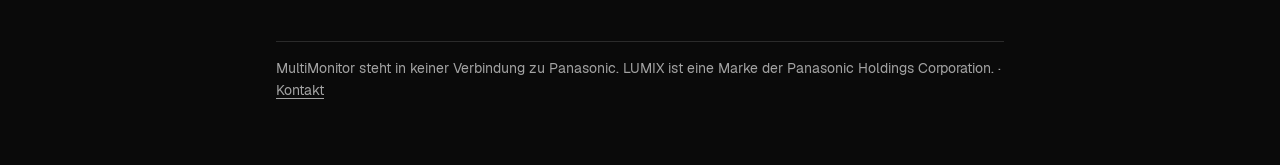
<file: multimonitor/de/index.html>
<!doctype html>
<html lang="de">
<head>
<meta charset="utf-8">
<meta name="viewport" content="width=device-width, initial-scale=1">
<title>MultiMonitor — Anleitung</title>
<meta name="description" content="Bis zu vier LUMIX-Kameras auf iPhone oder iPad überwachen: Livebild aller Kameras in einem Raster, Aufnahme auf allen mit einer Taste, Fokus-Peaking, Falschfarben, Zebra und LUTs – über das WLAN der Kameras.">
<link rel="stylesheet" href="../assets/style.css">
</head>
<body>
<div class="wrap">
<header class="top"><a class="name" href="../de/">MultiMonitor</a><nav><a href="../de/" aria-current=page>Anleitung</a><a href="../privacy/#de">Datenschutz</a><a href="../terms/#de">Nutzungsbedingungen</a><a href="../" hreflang="en" lang="en">English</a><a href="../pl/" hreflang="pl" lang="pl">Polski</a><a href="../de/" hreflang="de" lang="de">Deutsch</a><a href="../es/" hreflang="es" lang="es">Español</a></nav></header>
<h1>Bis zu vier LUMIX-Kameras auf deinem iPhone oder iPad überwachen</h1><p class="lead">Das Livebild aller Kameras in einem Raster, Aufnahme auf allen mit einer Taste, Fokus-Peaking, Falschfarben, Zebra und LUTs – über das eigene WLAN der Kameras, ganz ohne Internet am Set.</p><div class="toc"><ol><li><a href="#s1">Erste Schritte</a></li><li><a href="#s2">Die Kameraliste</a></li><li><a href="#s3">Das Raster und REC ALL</a></li><li><a href="#s4">Bildeinblendungen und LUTs</a></li><li><a href="#s5">Eine Kamera: Fokus, Belichtung, Zoom</a></li><li><a href="#s6">Einstellungen</a></li><li><a href="#s7">Gratis und Pro</a></li><li><a href="#s8">Kameras</a></li><li><a href="#s9">Fehlerbehebung</a></li><li><a href="#s10">Demnächst</a></li></ol></div>
<h2 id="s1">Erste Schritte</h2><div class="card"><img src="../assets/img/connect.jpg" alt=""></div>
<p>1. Schalte an der Kamera die WLAN-Verbindung mit einem Smartphone ein (an der Kamera: <strong>Wi-Fi → Verbindung mit Smartphone</strong>).<br>
2. Tippe in der App auf <strong>Kamera hinzufügen</strong>. Die App sucht die Kamera selbstständig: im persönlichen Hotspot deines iPhone, im eigenen WLAN der Kamera oder in einem Router, mit dem beide verbunden sind.<br>
3. Tippe auf die gefundene Kamera. Beim ersten Mal fragt iOS nach dem Zugriff auf das <strong>lokale Netzwerk</strong> – erlaube ihn, denn darüber spricht die App mit den Kameras.<br>
4. Manche Kameras bitten dich, die Verbindung auf ihrem Display zu bestätigen.</p>
<p class="note">Eine Kamera lässt jeweils nur eine Steuerung zu. Schließe LUMIX Sync (und alle anderen Fernsteuerungs-Apps), bevor du dich verbindest.</p>
<h2 id="s2">Die Kameraliste</h2>
<p>Jede gespeicherte Kamera hat einen Status: <span class="dot off"></span><strong>offline</strong>, <span class="dot connecting"></span><strong>verbindet</strong> und <span class="dot live"></span><strong>verbunden</strong>.
Das Kettensymbol verbindet eine Kamera – auch wenn sie inzwischen in einem anderen Netzwerk ist, findet die App sie wieder. Das Kamerasymbol öffnet ihr Bild, die durchgestrichene Kette trennt die Verbindung.</p>
<p>Mit <strong>Bearbeiten</strong> benennst du Kameras um, entfernst sie und änderst ihre Reihenfolge – das ist auch die Reihenfolge der Kacheln im Raster. Gespeicherte Kameras können sich beim Start der App automatisch verbinden.</p>
<h2 id="s3">Das Raster und REC ALL</h2><div class="card"><img src="../assets/img/rec-all.jpg" alt=""></div>
<p>Alle verbundenen Kameras nebeneinander. Die rote Taste in der Mitte <strong>startet die Aufnahme auf jeder Kamera</strong>. Um alle zu stoppen, <strong>halte sie gedrückt</strong> – ein einfaches Tippen beendet nie eine Aufnahme.
Eine Kamera, die aufnimmt, zeigt auf ihrer Kachel REC und die Zeit; ein roter Rahmen markiert sie.</p>
<p>Die App <strong>stoppt eine Aufnahme nie von sich aus</strong>: Bricht die Verbindung ab, wird das iPhone gesperrt oder geht die App in den Hintergrund, nehmen die Kameras weiter auf.</p>
<p>In der Leiste unter dem Raster findest du die Einblendungen und vier <strong>Fn-Tasten</strong>, die du selbst belegst. Unter <strong>Anzeige</strong> legst du fest, was die Kacheln zeigen: Kameranamen, Bildrate und Bildalter, Funktionstasten.</p>
<h2 id="s4">Bildeinblendungen und LUTs</h2><div class="card"><img src="../assets/img/overlays.jpg" alt=""></div>
<p><strong>Fokus-Peaking</strong> markiert scharfe Kanten, <strong>Falschfarben</strong> färben die Belichtungsstufen ein, <strong>Zebra</strong> legt Streifen über helle Bereiche. Jede Einblendung lässt sich für alle Kameras oder nur für einige einschalten (das kleine Etikett 1/4 zeigt, für wie viele); Farben und Schwellenwerte findest du in den Kameraeinstellungen.</p>
<p>Jede Kamera kann eine <strong>LUT</strong> (<code>.cube</code>) anzeigen, die vor den Einblendungen angewendet wird – eigene LUTs importierst du aus der App „Dateien“.</p>
<p>Die Einblendungen werten das Livebild der Kamera aus: eine komprimierte Vorschau dessen, was die Kamera zeigt. Nutze sie, um Fokus und Belichtung zu beurteilen, nicht als Messinstrument.</p>
<h2 id="s5">Eine Kamera: Fokus, Belichtung, Zoom</h2><div class="card"><img src="../assets/img/focus-exposure.jpg" alt=""></div>
<p>Tippe auf eine Kachel, um die Kamera im Vollbild zu öffnen. <strong>Tippe ins Bild</strong>, um den Fokuspunkt dorthin zu setzen. Die Leiste unten zeigt Blende, Verschlusszeit und ISO – tippe auf einen Wert und dreh am <strong>Rad</strong>, um ihn zu ändern.
<strong>Zoom</strong> vergrößert das Bild 1,5- bis 4-fach, damit du den Fokus prüfen kannst.</p>
<h2 id="s6">Einstellungen</h2>
<p>Sprache (Deutsch, Englisch, Polnisch, Spanisch), Design (<strong>Dunkel</strong> oder <strong>Sonne</strong> für helles Tageslicht), deine Lizenz und „Käufe wiederherstellen“, Hilfe sowie ein Diagnoseprotokoll, das du teilen kannst, wenn etwas nicht funktioniert.
Die Tipps über der Kameraliste kannst du unter <strong>Einstellungen › Hilfe</strong> ausblenden und wieder einblenden.</p>
<h2 id="s7">Gratis und Pro</h2>
<p>Eine Kamera ist kostenlos, mit allen Funktionen. <strong>MultiMonitor Pro</strong> ist ein einmaliger Kauf, der bis zu vier Kameras gleichzeitig freischaltet – ohne Abo. Auf einem anderen Gerät gekauft? Tippe in den Einstellungen auf <strong>Käufe wiederherstellen</strong>.</p>
<h2 id="s8">Kameras</h2>
<p>Panasonic LUMIX-Kameras mit WLAN-Fernsteuerung. Getestet mit der LUMIX S5II / S5IIX; andere aktuelle LUMIX-Modelle mit demselben Fernsteuerungsprotokoll sollten ebenfalls funktionieren.</p>
<h2 id="s9">Fehlerbehebung</h2>
<ul>
<li><strong>Die Kamera wird nicht gefunden</strong> – prüfe, ob ihre WLAN-Verbindung mit einem Smartphone eingeschaltet und LUMIX Sync geschlossen ist. Wenn die Kamera den Hotspot deines iPhone nicht sieht, schalte dort <strong>Kompatibilität maximieren</strong> ein.</li>
<li><strong>Keine Verbindung</strong> – erlaube den Zugriff auf das lokale Netzwerk: iOS-Einstellungen › Datenschutz &amp; Sicherheit › Lokales Netzwerk.</li>
<li><strong>REC schlägt mit „busy“ fehl</strong> – die Kamera ist in einem Menü oder in der Wiedergabe; schließe es an der Kamera.</li>
<li>Klappt es immer noch nicht? Tippe unter Einstellungen › Hilfe auf <strong>Problem melden</strong>: Es öffnet sich eine E-Mail an uns mit der App-Version und den letzten Zeilen des Diagnoseprotokolls. Du kannst uns auch <a href="https://github.com/nowakproduction/nowakproduction.github.io/issues">hier kontaktieren</a>.</li>
</ul>
<h2 id="s10">Demnächst</h2>
<p>Umschalten zwischen AF und MF, AF-Modus und AF-Bereich, Weißabgleich-Voreinstellungen, Kamerastatus (Restzeit auf der Karte, Akku) und Fokusrahmen von der Kamera.</p>
<footer>MultiMonitor steht in keiner Verbindung zu Panasonic. LUMIX ist eine Marke der Panasonic Holdings Corporation. · <a href="https://github.com/nowakproduction/nowakproduction.github.io/issues">Kontakt</a></footer>
</div>
</body>
</html>
</file>
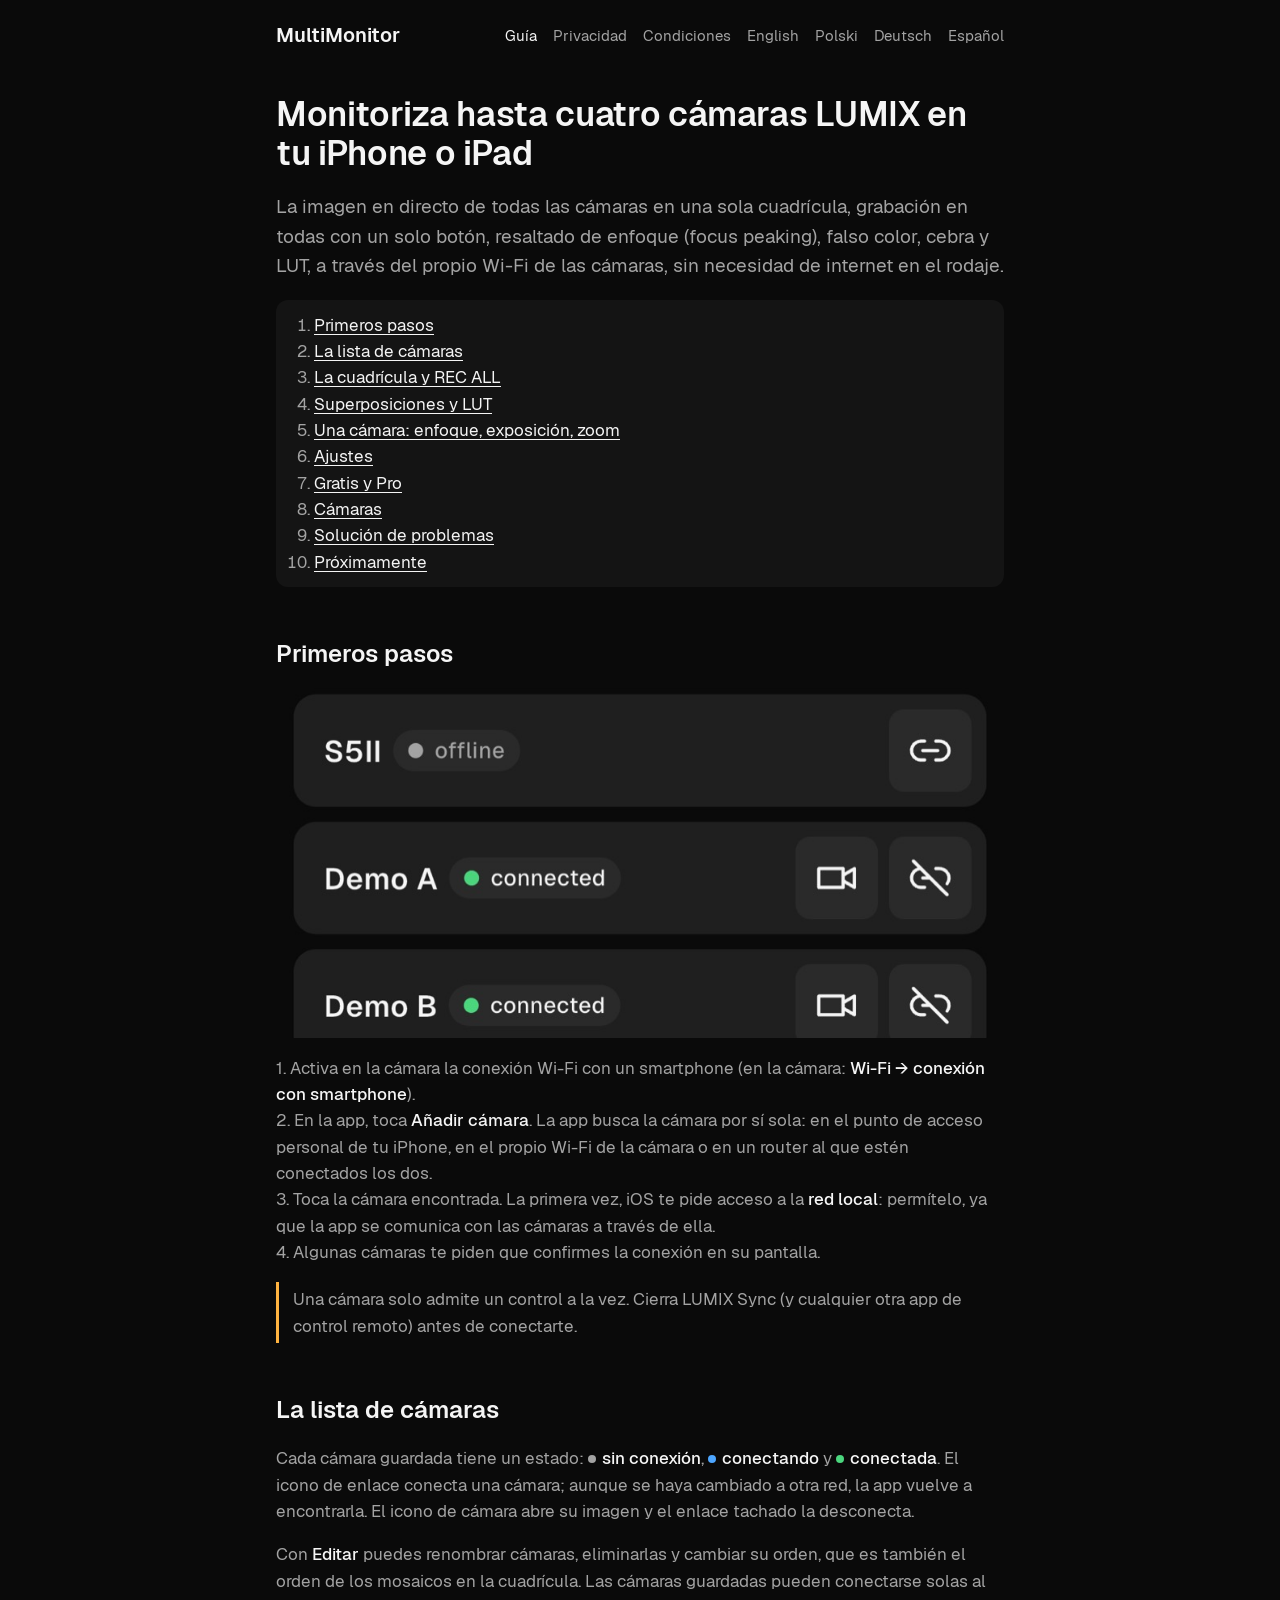
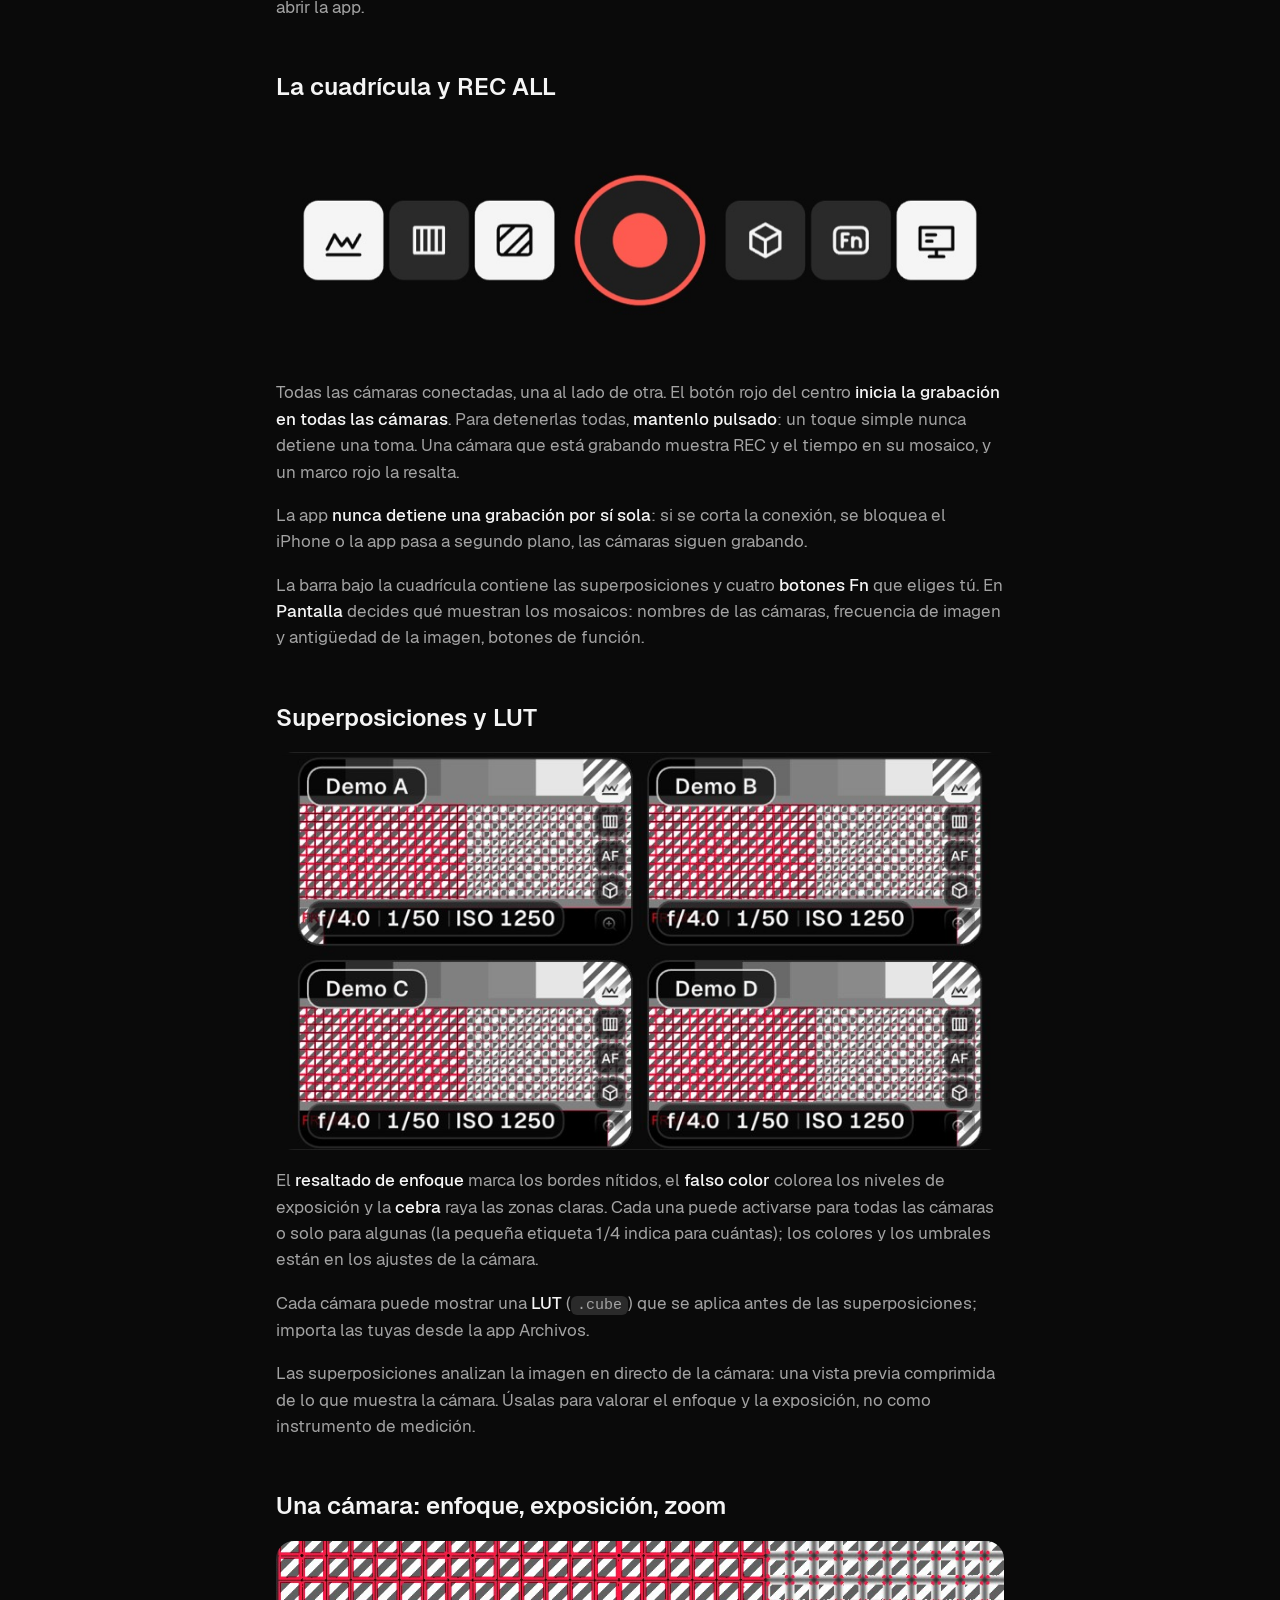
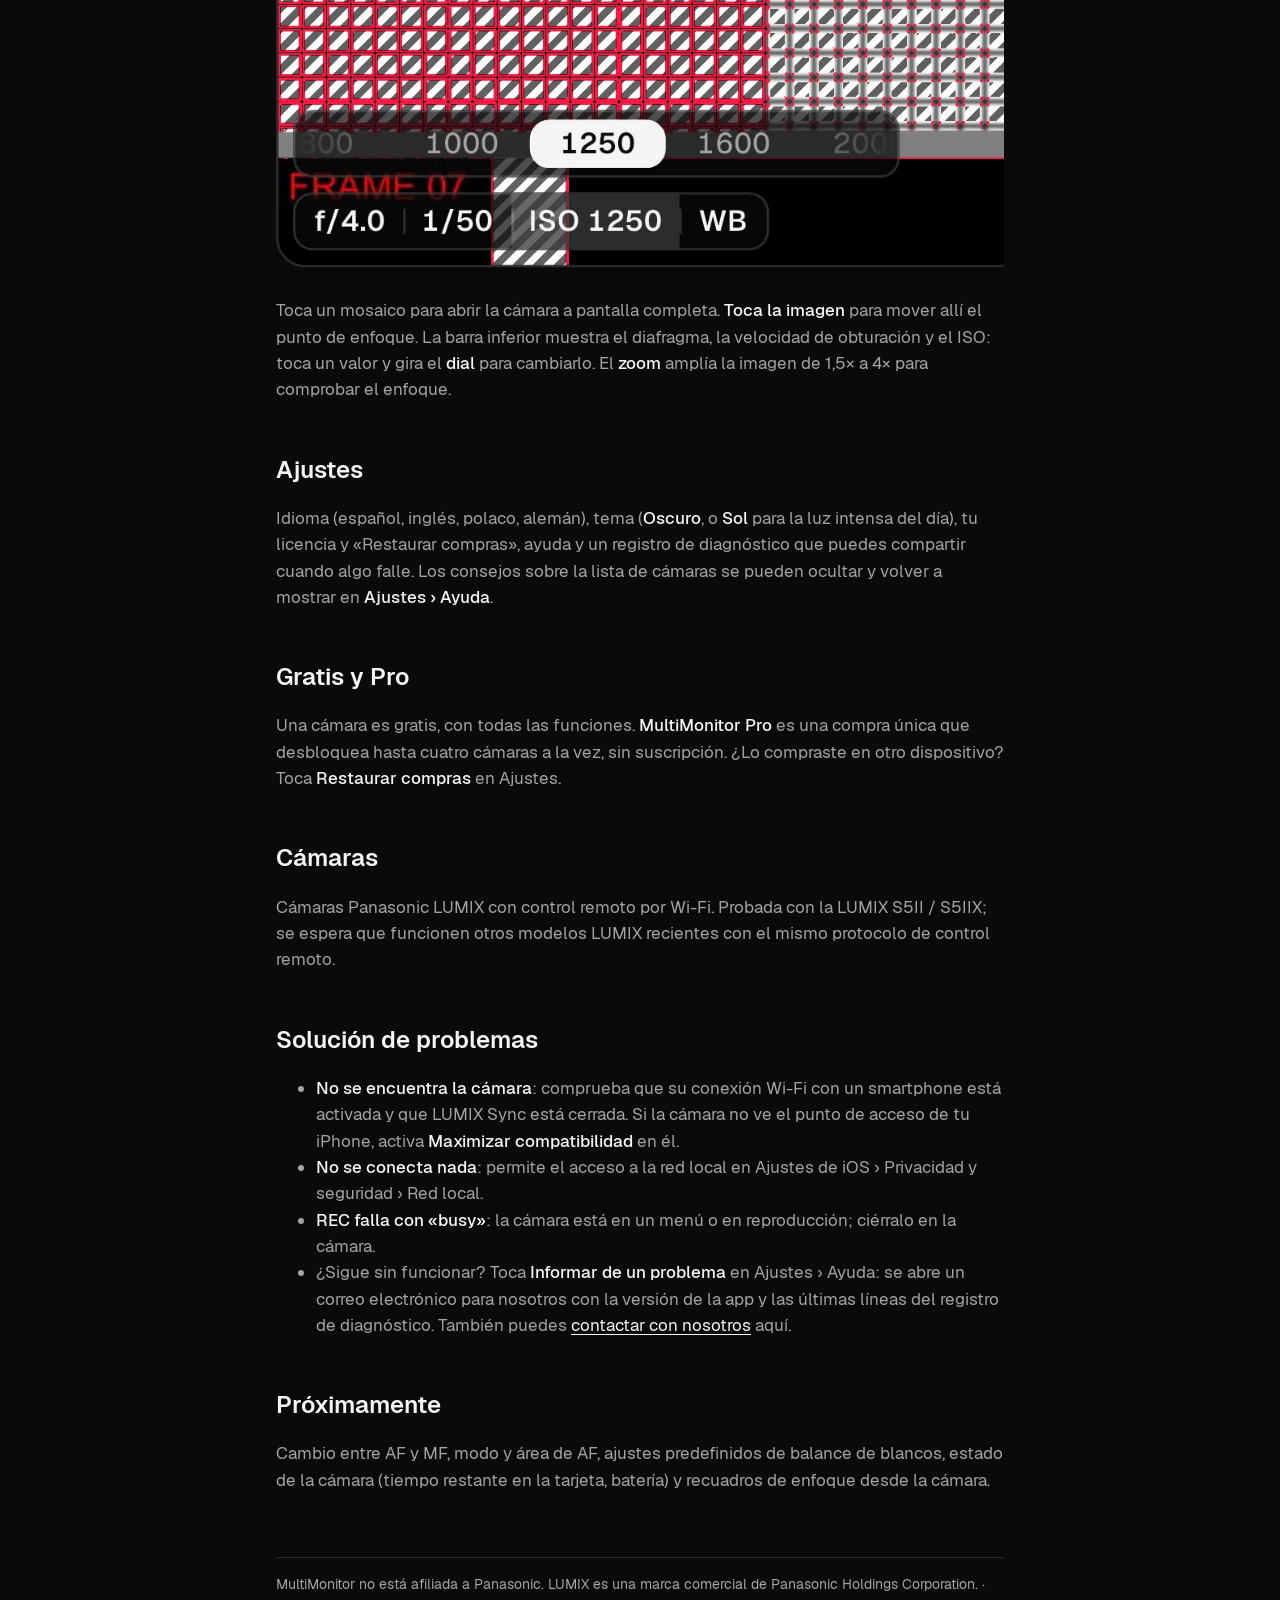
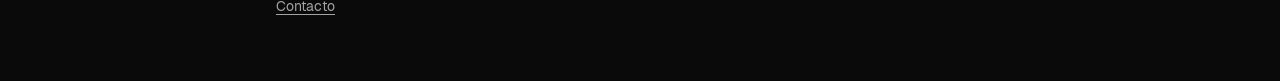
<file: multimonitor/es/index.html>
<!doctype html>
<html lang="es">
<head>
<meta charset="utf-8">
<meta name="viewport" content="width=device-width, initial-scale=1">
<title>MultiMonitor — guía</title>
<meta name="description" content="Monitoriza hasta cuatro cámaras LUMIX en tu iPhone o iPad: imagen en directo de todas en una cuadrícula, grabación en todas con un solo botón, focus peaking, falso color, cebra y LUT, a través del Wi-Fi de las cámaras.">
<link rel="stylesheet" href="../assets/style.css">
</head>
<body>
<div class="wrap">
<header class="top"><a class="name" href="../es/">MultiMonitor</a><nav><a href="../es/" aria-current=page>Guía</a><a href="../privacy/#es">Privacidad</a><a href="../terms/#es">Condiciones</a><a href="../" hreflang="en" lang="en">English</a><a href="../pl/" hreflang="pl" lang="pl">Polski</a><a href="../de/" hreflang="de" lang="de">Deutsch</a><a href="../es/" hreflang="es" lang="es">Español</a></nav></header>
<h1>Monitoriza hasta cuatro cámaras LUMIX en tu iPhone o iPad</h1><p class="lead">La imagen en directo de todas las cámaras en una sola cuadrícula, grabación en todas con un solo botón, resaltado de enfoque (focus peaking), falso color, cebra y LUT, a través del propio Wi-Fi de las cámaras, sin necesidad de internet en el rodaje.</p><div class="toc"><ol><li><a href="#s1">Primeros pasos</a></li><li><a href="#s2">La lista de cámaras</a></li><li><a href="#s3">La cuadrícula y REC ALL</a></li><li><a href="#s4">Superposiciones y LUT</a></li><li><a href="#s5">Una cámara: enfoque, exposición, zoom</a></li><li><a href="#s6">Ajustes</a></li><li><a href="#s7">Gratis y Pro</a></li><li><a href="#s8">Cámaras</a></li><li><a href="#s9">Solución de problemas</a></li><li><a href="#s10">Próximamente</a></li></ol></div>
<h2 id="s1">Primeros pasos</h2><div class="card"><img src="../assets/img/connect.jpg" alt=""></div>
<p>1. Activa en la cámara la conexión Wi-Fi con un smartphone (en la cámara: <strong>Wi-Fi → conexión con smartphone</strong>).<br>
2. En la app, toca <strong>Añadir cámara</strong>. La app busca la cámara por sí sola: en el punto de acceso personal de tu iPhone, en el propio Wi-Fi de la cámara o en un router al que estén conectados los dos.<br>
3. Toca la cámara encontrada. La primera vez, iOS te pide acceso a la <strong>red local</strong>: permítelo, ya que la app se comunica con las cámaras a través de ella.<br>
4. Algunas cámaras te piden que confirmes la conexión en su pantalla.</p>
<p class="note">Una cámara solo admite un control a la vez. Cierra LUMIX Sync (y cualquier otra app de control remoto) antes de conectarte.</p>
<h2 id="s2">La lista de cámaras</h2>
<p>Cada cámara guardada tiene un estado: <span class="dot off"></span><strong>sin conexión</strong>, <span class="dot connecting"></span><strong>conectando</strong> y <span class="dot live"></span><strong>conectada</strong>.
El icono de enlace conecta una cámara; aunque se haya cambiado a otra red, la app vuelve a encontrarla. El icono de cámara abre su imagen y el enlace tachado la desconecta.</p>
<p>Con <strong>Editar</strong> puedes renombrar cámaras, eliminarlas y cambiar su orden, que es también el orden de los mosaicos en la cuadrícula. Las cámaras guardadas pueden conectarse solas al abrir la app.</p>
<h2 id="s3">La cuadrícula y REC ALL</h2><div class="card"><img src="../assets/img/rec-all.jpg" alt=""></div>
<p>Todas las cámaras conectadas, una al lado de otra. El botón rojo del centro <strong>inicia la grabación en todas las cámaras</strong>. Para detenerlas todas, <strong>mantenlo pulsado</strong>: un toque simple nunca detiene una toma.
Una cámara que está grabando muestra REC y el tiempo en su mosaico, y un marco rojo la resalta.</p>
<p>La app <strong>nunca detiene una grabación por sí sola</strong>: si se corta la conexión, se bloquea el iPhone o la app pasa a segundo plano, las cámaras siguen grabando.</p>
<p>La barra bajo la cuadrícula contiene las superposiciones y cuatro <strong>botones Fn</strong> que eliges tú. En <strong>Pantalla</strong> decides qué muestran los mosaicos: nombres de las cámaras, frecuencia de imagen y antigüedad de la imagen, botones de función.</p>
<h2 id="s4">Superposiciones y LUT</h2><div class="card"><img src="../assets/img/overlays.jpg" alt=""></div>
<p>El <strong>resaltado de enfoque</strong> marca los bordes nítidos, el <strong>falso color</strong> colorea los niveles de exposición y la <strong>cebra</strong> raya las zonas claras. Cada una puede activarse para todas las cámaras o solo para algunas (la pequeña etiqueta 1/4 indica para cuántas); los colores y los umbrales están en los ajustes de la cámara.</p>
<p>Cada cámara puede mostrar una <strong>LUT</strong> (<code>.cube</code>) que se aplica antes de las superposiciones; importa las tuyas desde la app Archivos.</p>
<p>Las superposiciones analizan la imagen en directo de la cámara: una vista previa comprimida de lo que muestra la cámara. Úsalas para valorar el enfoque y la exposición, no como instrumento de medición.</p>
<h2 id="s5">Una cámara: enfoque, exposición, zoom</h2><div class="card"><img src="../assets/img/focus-exposure.jpg" alt=""></div>
<p>Toca un mosaico para abrir la cámara a pantalla completa. <strong>Toca la imagen</strong> para mover allí el punto de enfoque. La barra inferior muestra el diafragma, la velocidad de obturación y el ISO: toca un valor y gira el <strong>dial</strong> para cambiarlo.
El <strong>zoom</strong> amplía la imagen de 1,5× a 4× para comprobar el enfoque.</p>
<h2 id="s6">Ajustes</h2>
<p>Idioma (español, inglés, polaco, alemán), tema (<strong>Oscuro</strong>, o <strong>Sol</strong> para la luz intensa del día), tu licencia y «Restaurar compras», ayuda y un registro de diagnóstico que puedes compartir cuando algo falle.
Los consejos sobre la lista de cámaras se pueden ocultar y volver a mostrar en <strong>Ajustes › Ayuda</strong>.</p>
<h2 id="s7">Gratis y Pro</h2>
<p>Una cámara es gratis, con todas las funciones. <strong>MultiMonitor Pro</strong> es una compra única que desbloquea hasta cuatro cámaras a la vez, sin suscripción. ¿Lo compraste en otro dispositivo? Toca <strong>Restaurar compras</strong> en Ajustes.</p>
<h2 id="s8">Cámaras</h2>
<p>Cámaras Panasonic LUMIX con control remoto por Wi-Fi. Probada con la LUMIX S5II / S5IIX; se espera que funcionen otros modelos LUMIX recientes con el mismo protocolo de control remoto.</p>
<h2 id="s9">Solución de problemas</h2>
<ul>
<li><strong>No se encuentra la cámara</strong>: comprueba que su conexión Wi-Fi con un smartphone está activada y que LUMIX Sync está cerrada. Si la cámara no ve el punto de acceso de tu iPhone, activa <strong>Maximizar compatibilidad</strong> en él.</li>
<li><strong>No se conecta nada</strong>: permite el acceso a la red local en Ajustes de iOS › Privacidad y seguridad › Red local.</li>
<li><strong>REC falla con «busy»</strong>: la cámara está en un menú o en reproducción; ciérralo en la cámara.</li>
<li>¿Sigue sin funcionar? Toca <strong>Informar de un problema</strong> en Ajustes › Ayuda: se abre un correo electrónico para nosotros con la versión de la app y las últimas líneas del registro de diagnóstico. También puedes <a href="https://github.com/nowakproduction/nowakproduction.github.io/issues">contactar con nosotros</a> aquí.</li>
</ul>
<h2 id="s10">Próximamente</h2>
<p>Cambio entre AF y MF, modo y área de AF, ajustes predefinidos de balance de blancos, estado de la cámara (tiempo restante en la tarjeta, batería) y recuadros de enfoque desde la cámara.</p>
<footer>MultiMonitor no está afiliada a Panasonic. LUMIX es una marca comercial de Panasonic Holdings Corporation. · <a href="https://github.com/nowakproduction/nowakproduction.github.io/issues">Contacto</a></footer>
</div>
</body>
</html>
</file>
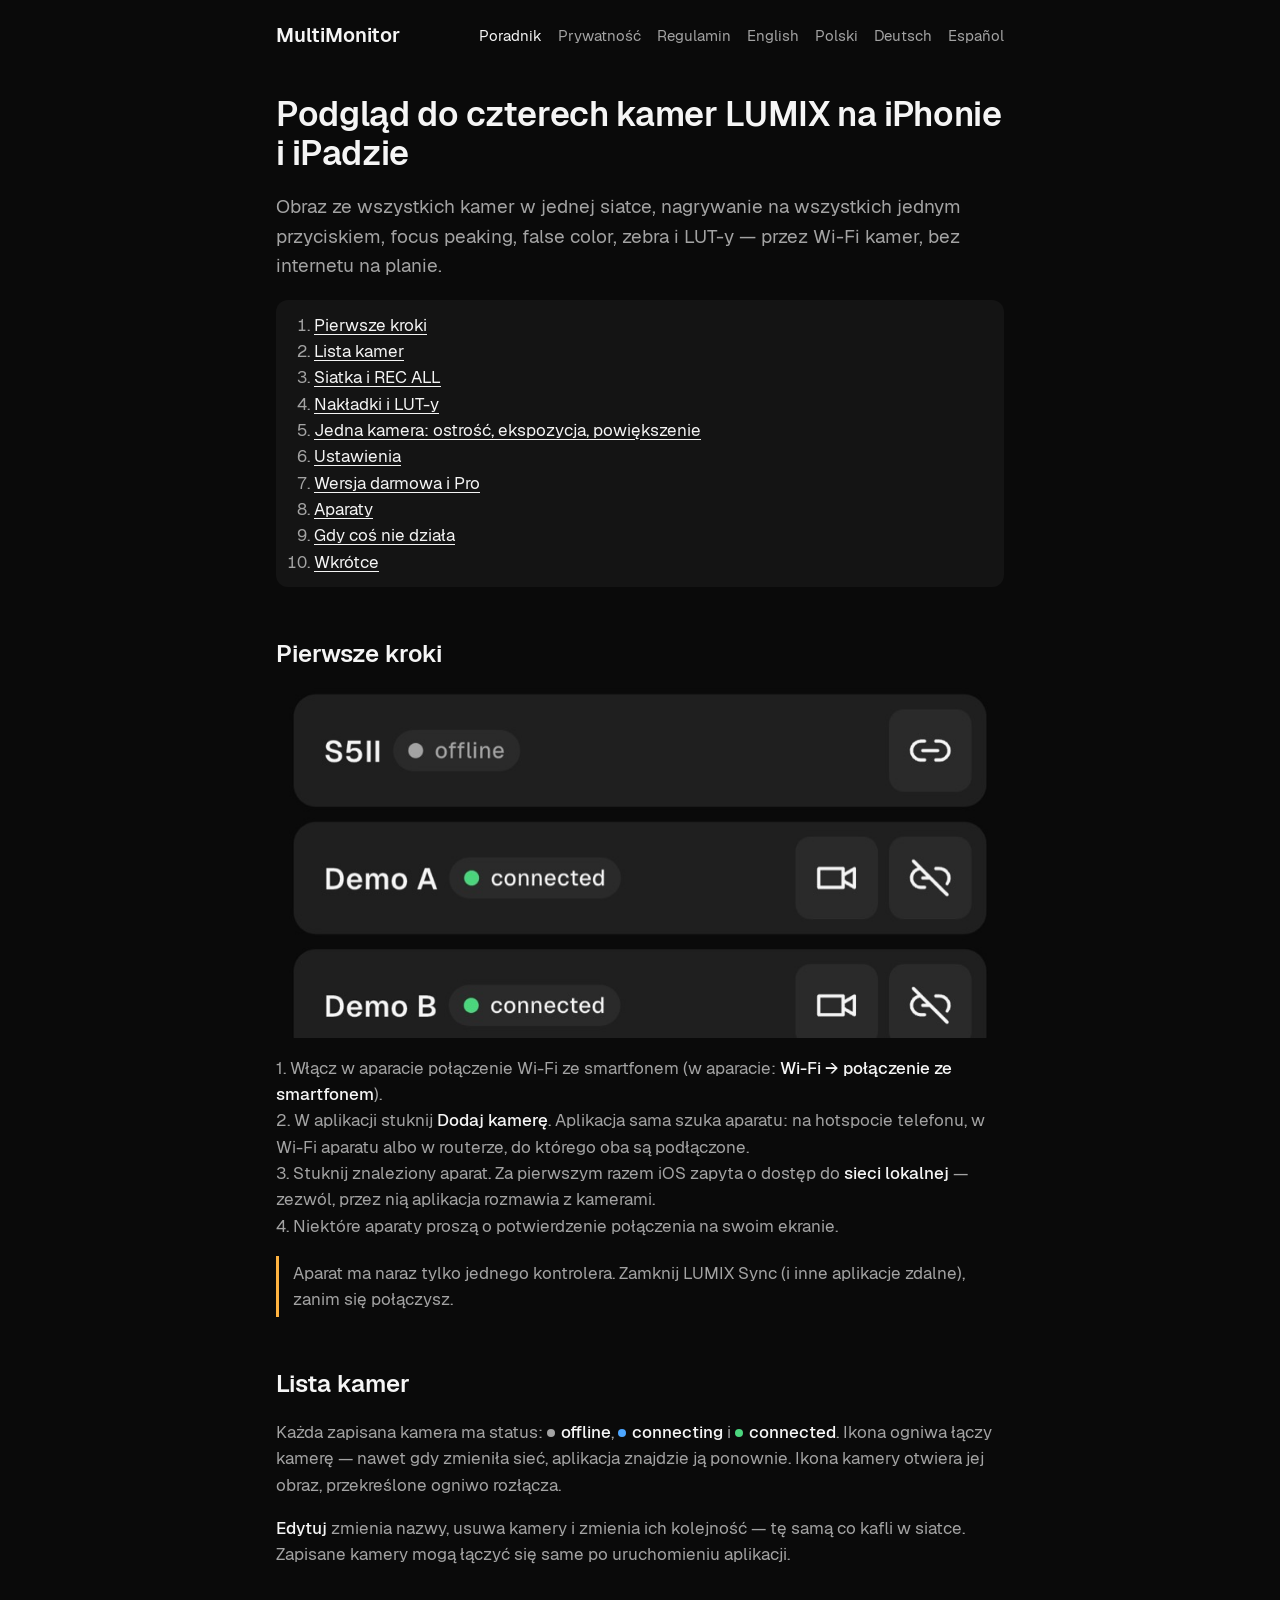
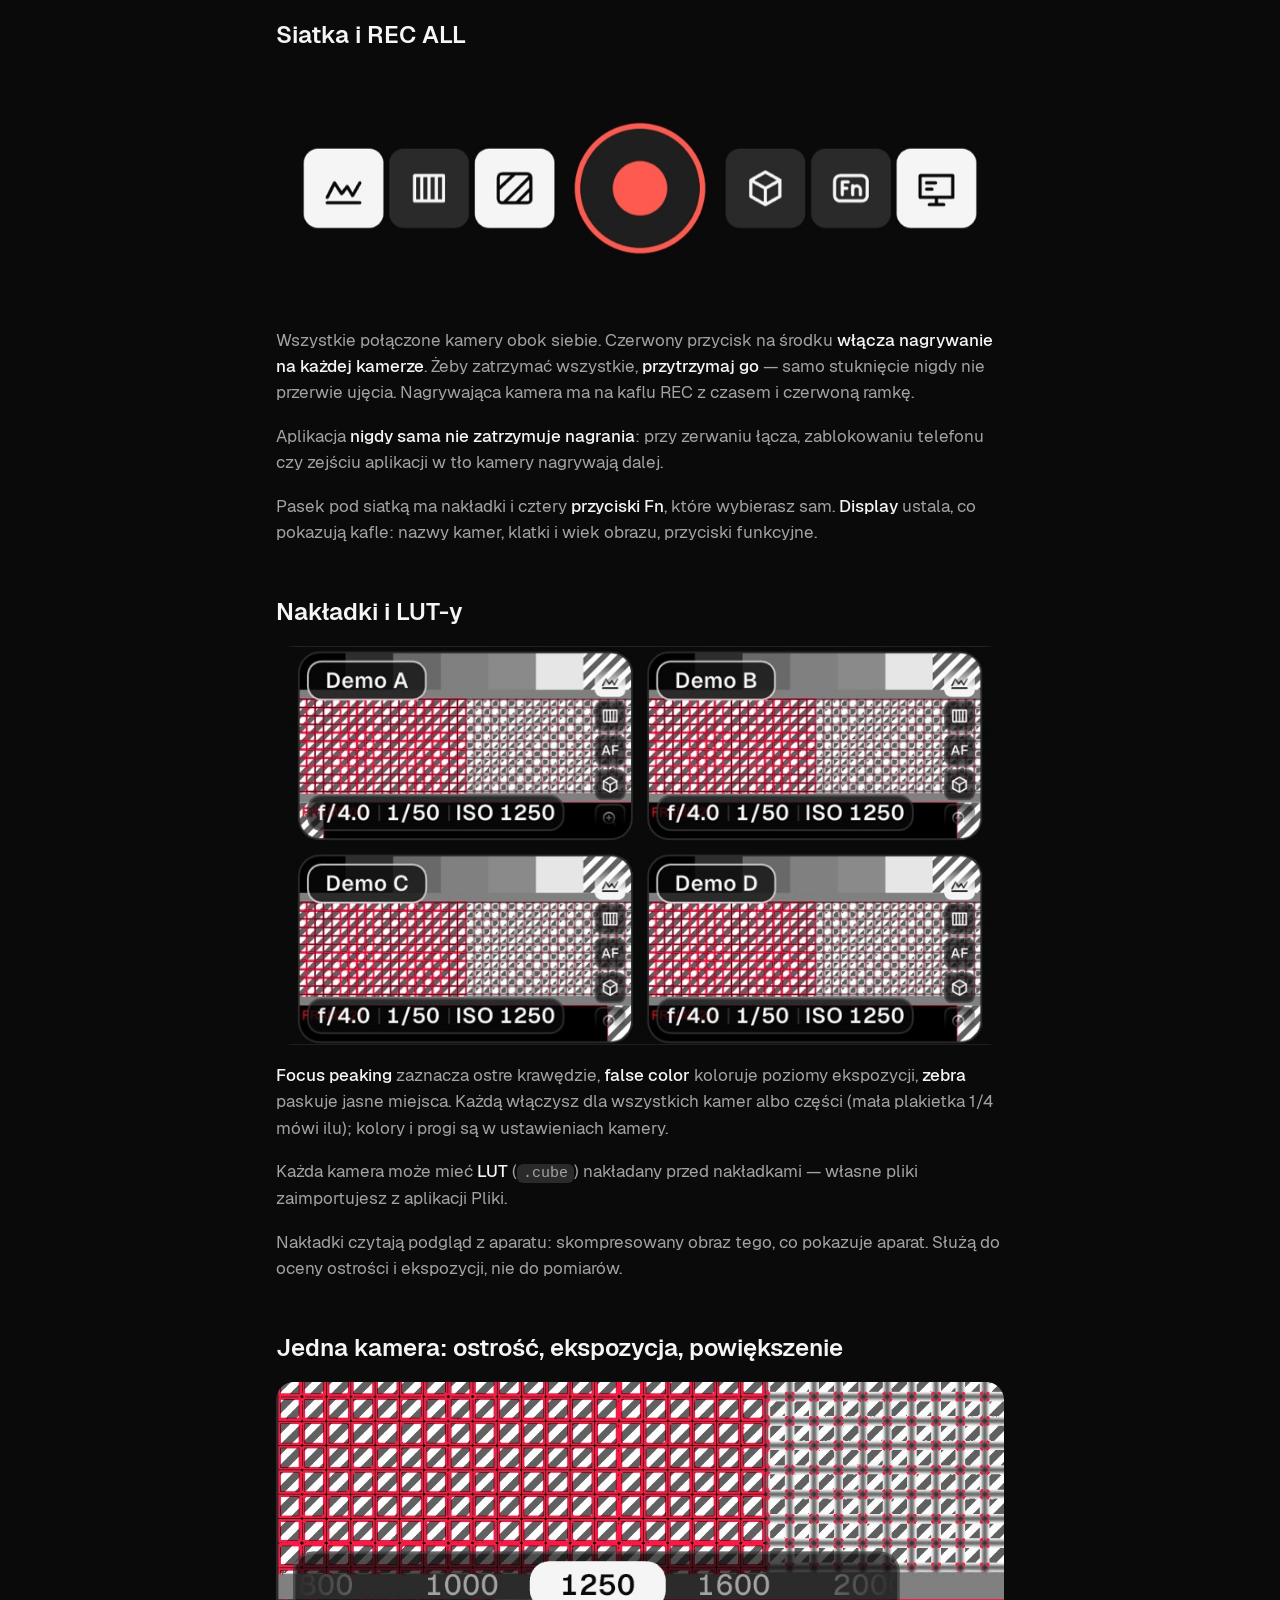
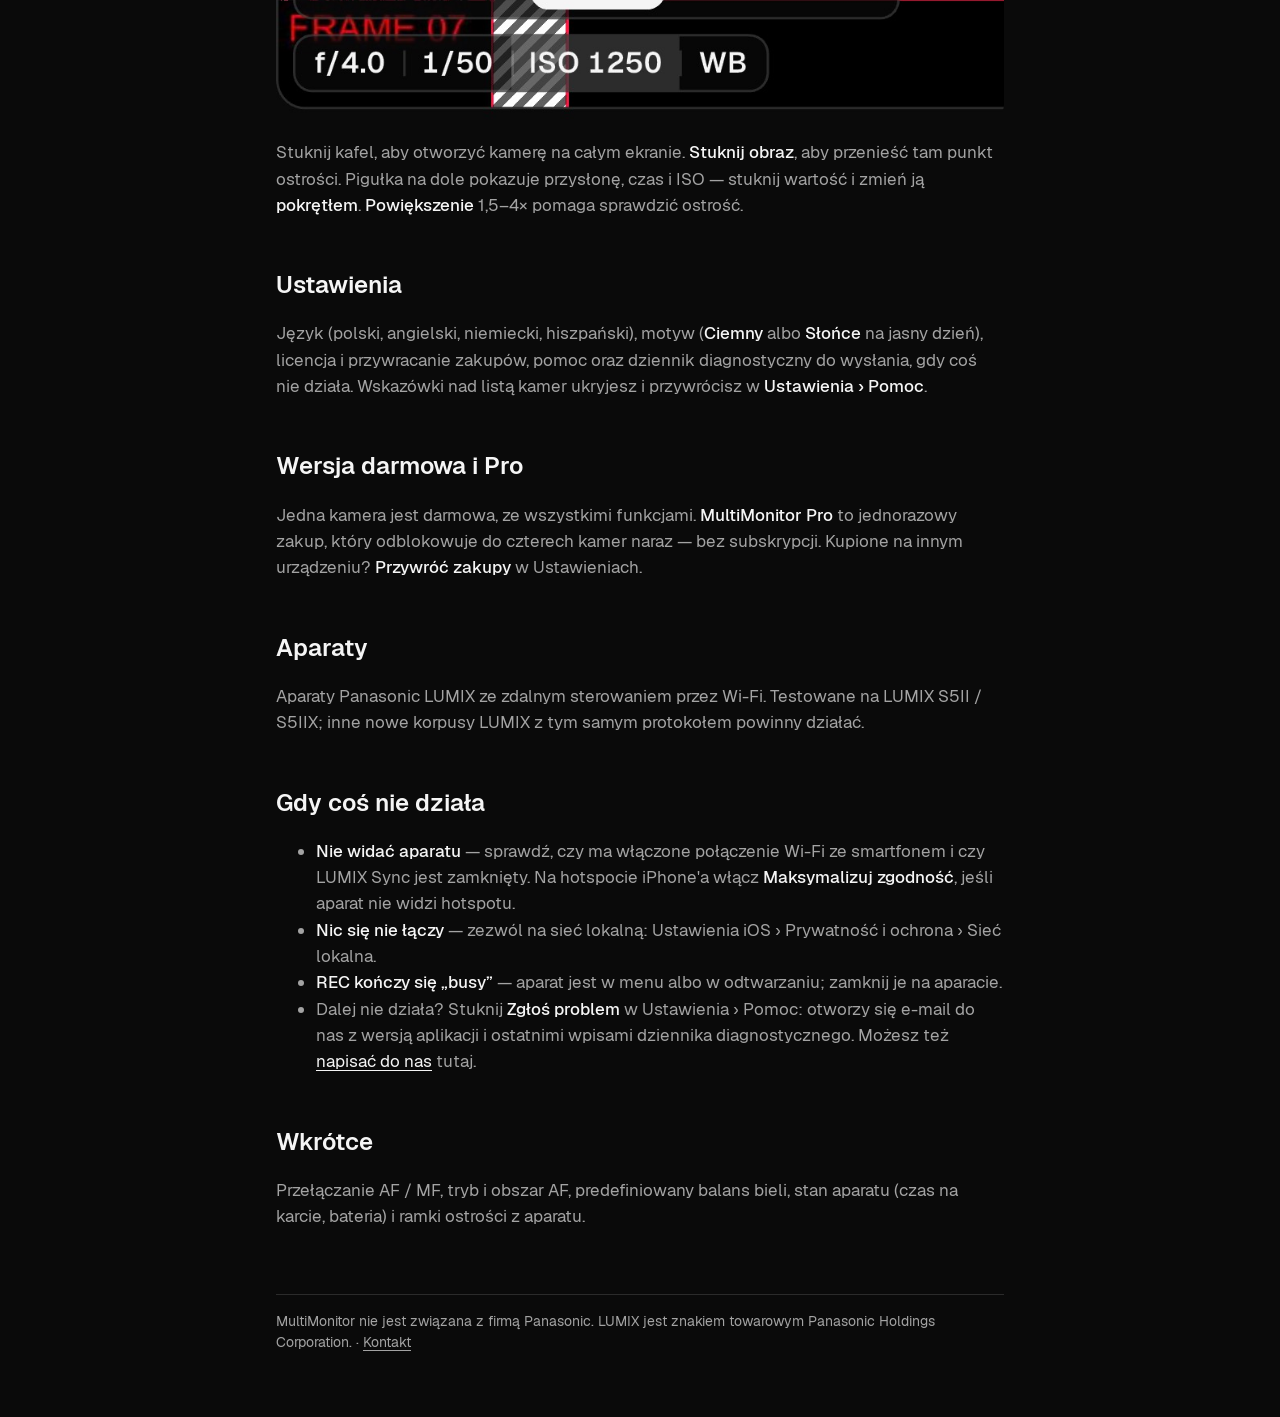
<file: multimonitor/pl/index.html>
<!doctype html>
<html lang="pl">
<head>
<meta charset="utf-8">
<meta name="viewport" content="width=device-width, initial-scale=1">
<title>MultiMonitor — poradnik</title>
<link rel="stylesheet" href="../assets/style.css">
</head>
<body>
<div class="wrap">
<header class="top"><a class="name" href="../pl/">MultiMonitor</a><nav><a href="../pl/" aria-current=page>Poradnik</a><a href="../privacy/#pl">Prywatność</a><a href="../terms/#pl">Regulamin</a><a href="../" hreflang="en" lang="en">English</a><a href="../pl/" hreflang="pl" lang="pl">Polski</a><a href="../de/" hreflang="de" lang="de">Deutsch</a><a href="../es/" hreflang="es" lang="es">Español</a></nav></header>
<h1>Podgląd do czterech kamer LUMIX na iPhonie i iPadzie</h1><p class="lead">Obraz ze wszystkich kamer w jednej siatce, nagrywanie na wszystkich jednym przyciskiem, focus peaking, false color, zebra i LUT-y — przez Wi-Fi kamer, bez internetu na planie.</p><div class="toc"><ol><li><a href="#s1">Pierwsze kroki</a></li><li><a href="#s2">Lista kamer</a></li><li><a href="#s3">Siatka i REC ALL</a></li><li><a href="#s4">Nakładki i LUT-y</a></li><li><a href="#s5">Jedna kamera: ostrość, ekspozycja, powiększenie</a></li><li><a href="#s6">Ustawienia</a></li><li><a href="#s7">Wersja darmowa i Pro</a></li><li><a href="#s8">Aparaty</a></li><li><a href="#s9">Gdy coś nie działa</a></li><li><a href="#s10">Wkrótce</a></li></ol></div>
<h2 id="s1">Pierwsze kroki</h2><div class="card"><img src="../assets/img/connect.jpg" alt=""></div>
<p>1. Włącz w aparacie połączenie Wi-Fi ze smartfonem (w aparacie: <strong>Wi-Fi → połączenie ze smartfonem</strong>).<br>
2. W aplikacji stuknij <strong>Dodaj kamerę</strong>. Aplikacja sama szuka aparatu: na hotspocie telefonu, w Wi-Fi aparatu albo w routerze, do którego oba są podłączone.<br>
3. Stuknij znaleziony aparat. Za pierwszym razem iOS zapyta o dostęp do <strong>sieci lokalnej</strong> — zezwól, przez nią aplikacja rozmawia z kamerami.<br>
4. Niektóre aparaty proszą o potwierdzenie połączenia na swoim ekranie.</p>
<p class="note">Aparat ma naraz tylko jednego kontrolera. Zamknij LUMIX Sync (i inne aplikacje zdalne), zanim się połączysz.</p>
<h2 id="s2">Lista kamer</h2>
<p>Każda zapisana kamera ma status: <span class="dot off"></span><strong>offline</strong>, <span class="dot connecting"></span><strong>connecting</strong> i <span class="dot live"></span><strong>connected</strong>.
Ikona ogniwa łączy kamerę — nawet gdy zmieniła sieć, aplikacja znajdzie ją ponownie. Ikona kamery otwiera jej obraz, przekreślone ogniwo rozłącza.</p>
<p><strong>Edytuj</strong> zmienia nazwy, usuwa kamery i zmienia ich kolejność — tę samą co kafli w siatce. Zapisane kamery mogą łączyć się same po uruchomieniu aplikacji.</p>
<h2 id="s3">Siatka i REC ALL</h2><div class="card"><img src="../assets/img/rec-all.jpg" alt=""></div>
<p>Wszystkie połączone kamery obok siebie. Czerwony przycisk na środku <strong>włącza nagrywanie na każdej kamerze</strong>. Żeby zatrzymać wszystkie, <strong>przytrzymaj go</strong> — samo stuknięcie nigdy nie przerwie ujęcia.
Nagrywająca kamera ma na kaflu REC z czasem i czerwoną ramkę.</p>
<p>Aplikacja <strong>nigdy sama nie zatrzymuje nagrania</strong>: przy zerwaniu łącza, zablokowaniu telefonu czy zejściu aplikacji w tło kamery nagrywają dalej.</p>
<p>Pasek pod siatką ma nakładki i cztery <strong>przyciski Fn</strong>, które wybierasz sam. <strong>Display</strong> ustala, co pokazują kafle: nazwy kamer, klatki i wiek obrazu, przyciski funkcyjne.</p>
<h2 id="s4">Nakładki i LUT-y</h2><div class="card"><img src="../assets/img/overlays.jpg" alt=""></div>
<p><strong>Focus peaking</strong> zaznacza ostre krawędzie, <strong>false color</strong> koloruje poziomy ekspozycji, <strong>zebra</strong> paskuje jasne miejsca. Każdą włączysz dla wszystkich kamer albo części (mała plakietka 1/4 mówi ilu); kolory i progi są w ustawieniach kamery.</p>
<p>Każda kamera może mieć <strong>LUT</strong> (<code>.cube</code>) nakładany przed nakładkami — własne pliki zaimportujesz z aplikacji Pliki.</p>
<p>Nakładki czytają podgląd z aparatu: skompresowany obraz tego, co pokazuje aparat. Służą do oceny ostrości i ekspozycji, nie do pomiarów.</p>
<h2 id="s5">Jedna kamera: ostrość, ekspozycja, powiększenie</h2><div class="card"><img src="../assets/img/focus-exposure.jpg" alt=""></div>
<p>Stuknij kafel, aby otworzyć kamerę na całym ekranie. <strong>Stuknij obraz</strong>, aby przenieść tam punkt ostrości. Pigułka na dole pokazuje przysłonę, czas i ISO — stuknij wartość i zmień ją <strong>pokrętłem</strong>.
<strong>Powiększenie</strong> 1,5–4× pomaga sprawdzić ostrość.</p>
<h2 id="s6">Ustawienia</h2>
<p>Język (polski, angielski, niemiecki, hiszpański), motyw (<strong>Ciemny</strong> albo <strong>Słońce</strong> na jasny dzień), licencja i przywracanie zakupów, pomoc oraz dziennik diagnostyczny do wysłania, gdy coś nie działa.
Wskazówki nad listą kamer ukryjesz i przywrócisz w <strong>Ustawienia › Pomoc</strong>.</p>
<h2 id="s7">Wersja darmowa i Pro</h2>
<p>Jedna kamera jest darmowa, ze wszystkimi funkcjami. <strong>MultiMonitor Pro</strong> to jednorazowy zakup, który odblokowuje do czterech kamer naraz — bez subskrypcji. Kupione na innym urządzeniu? <strong>Przywróć zakupy</strong> w Ustawieniach.</p>
<h2 id="s8">Aparaty</h2>
<p>Aparaty Panasonic LUMIX ze zdalnym sterowaniem przez Wi-Fi. Testowane na LUMIX S5II / S5IIX; inne nowe korpusy LUMIX z tym samym protokołem powinny działać.</p>
<h2 id="s9">Gdy coś nie działa</h2>
<ul>
<li><strong>Nie widać aparatu</strong> — sprawdź, czy ma włączone połączenie Wi-Fi ze smartfonem i czy LUMIX Sync jest zamknięty. Na hotspocie iPhone'a włącz <strong>Maksymalizuj zgodność</strong>, jeśli aparat nie widzi hotspotu.</li>
<li><strong>Nic się nie łączy</strong> — zezwól na sieć lokalną: Ustawienia iOS › Prywatność i ochrona › Sieć lokalna.</li>
<li><strong>REC kończy się „busy”</strong> — aparat jest w menu albo w odtwarzaniu; zamknij je na aparacie.</li>
<li>Dalej nie działa? Stuknij <strong>Zgłoś problem</strong> w Ustawienia › Pomoc: otworzy się e-mail do nas z wersją aplikacji i ostatnimi wpisami dziennika diagnostycznego. Możesz też <a href="https://github.com/nowakproduction/nowakproduction.github.io/issues">napisać do nas</a> tutaj.</li>
</ul>
<h2 id="s10">Wkrótce</h2>
<p>Przełączanie AF / MF, tryb i obszar AF, predefiniowany balans bieli, stan aparatu (czas na karcie, bateria) i ramki ostrości z aparatu.</p>
<footer>MultiMonitor nie jest związana z firmą Panasonic. LUMIX jest znakiem towarowym Panasonic Holdings Corporation. · <a href="https://github.com/nowakproduction/nowakproduction.github.io/issues">Kontakt</a></footer>
</div>
</body>
</html>
</file>
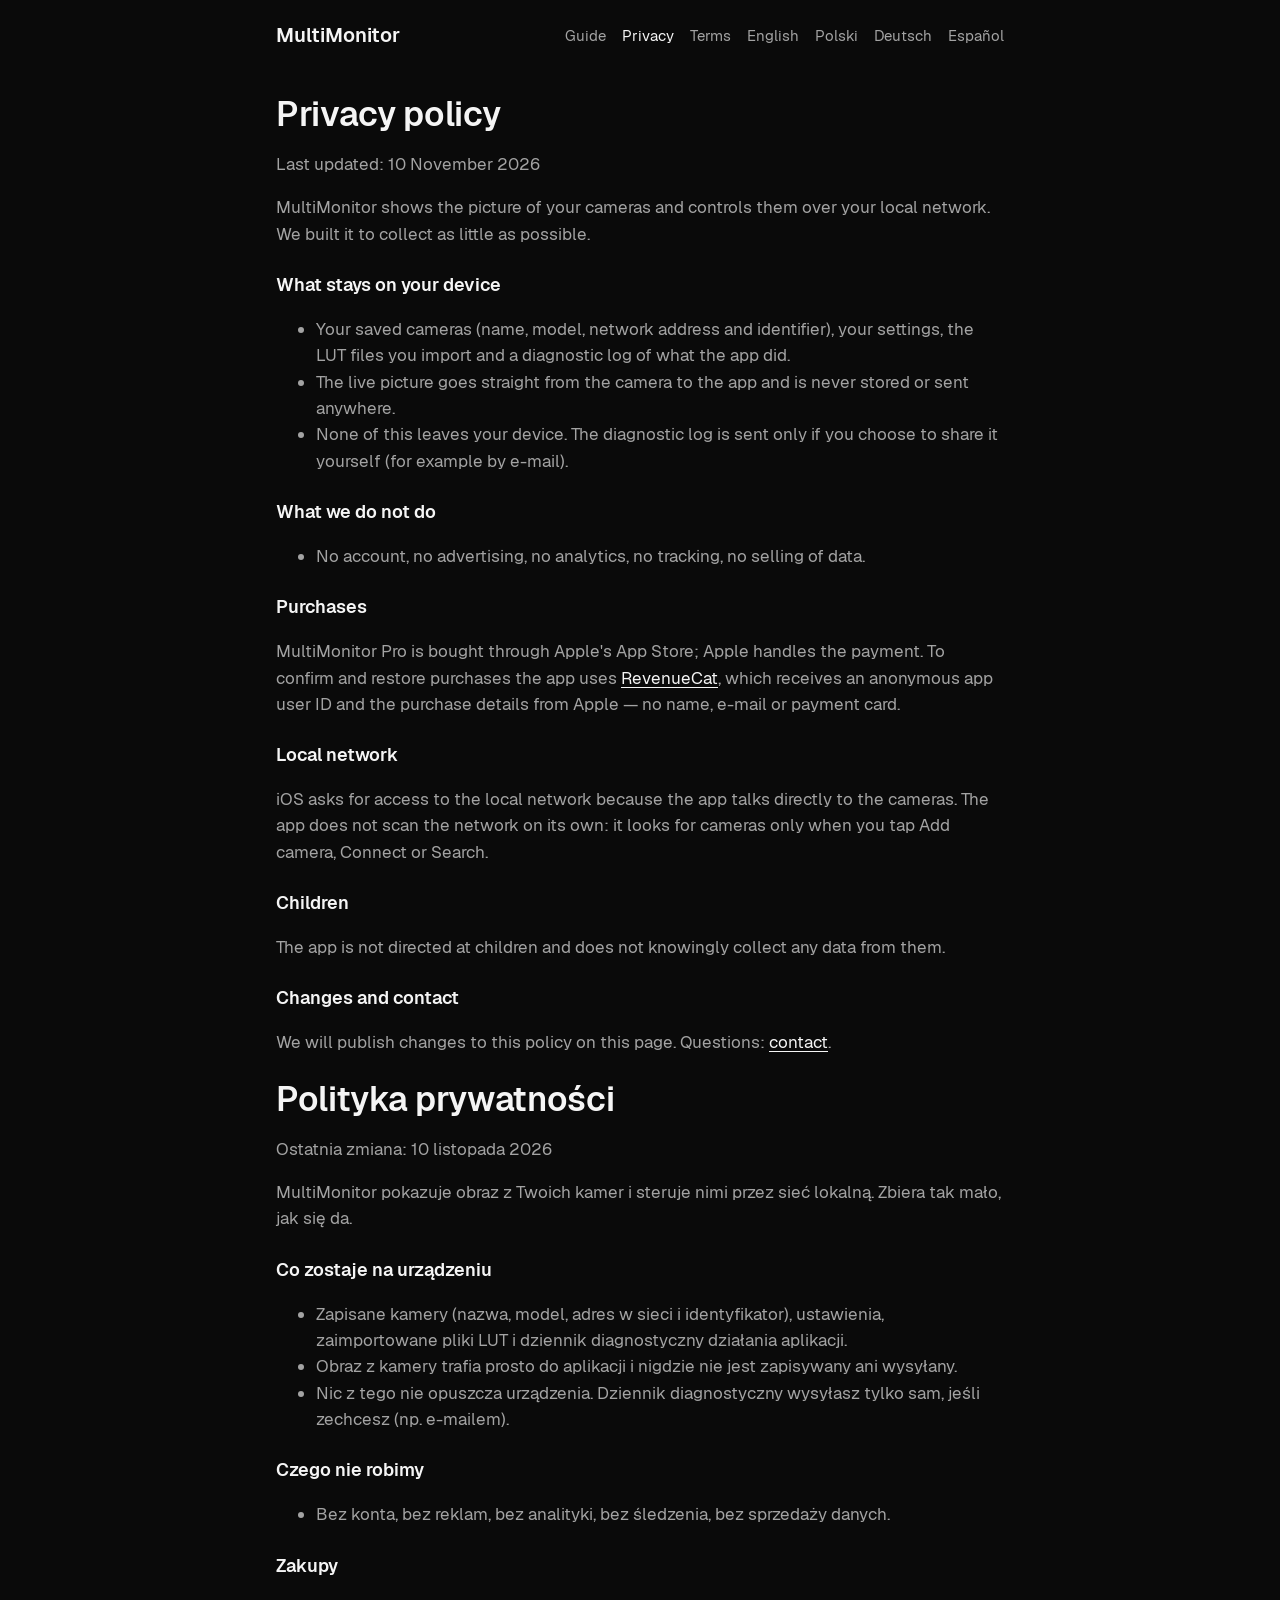
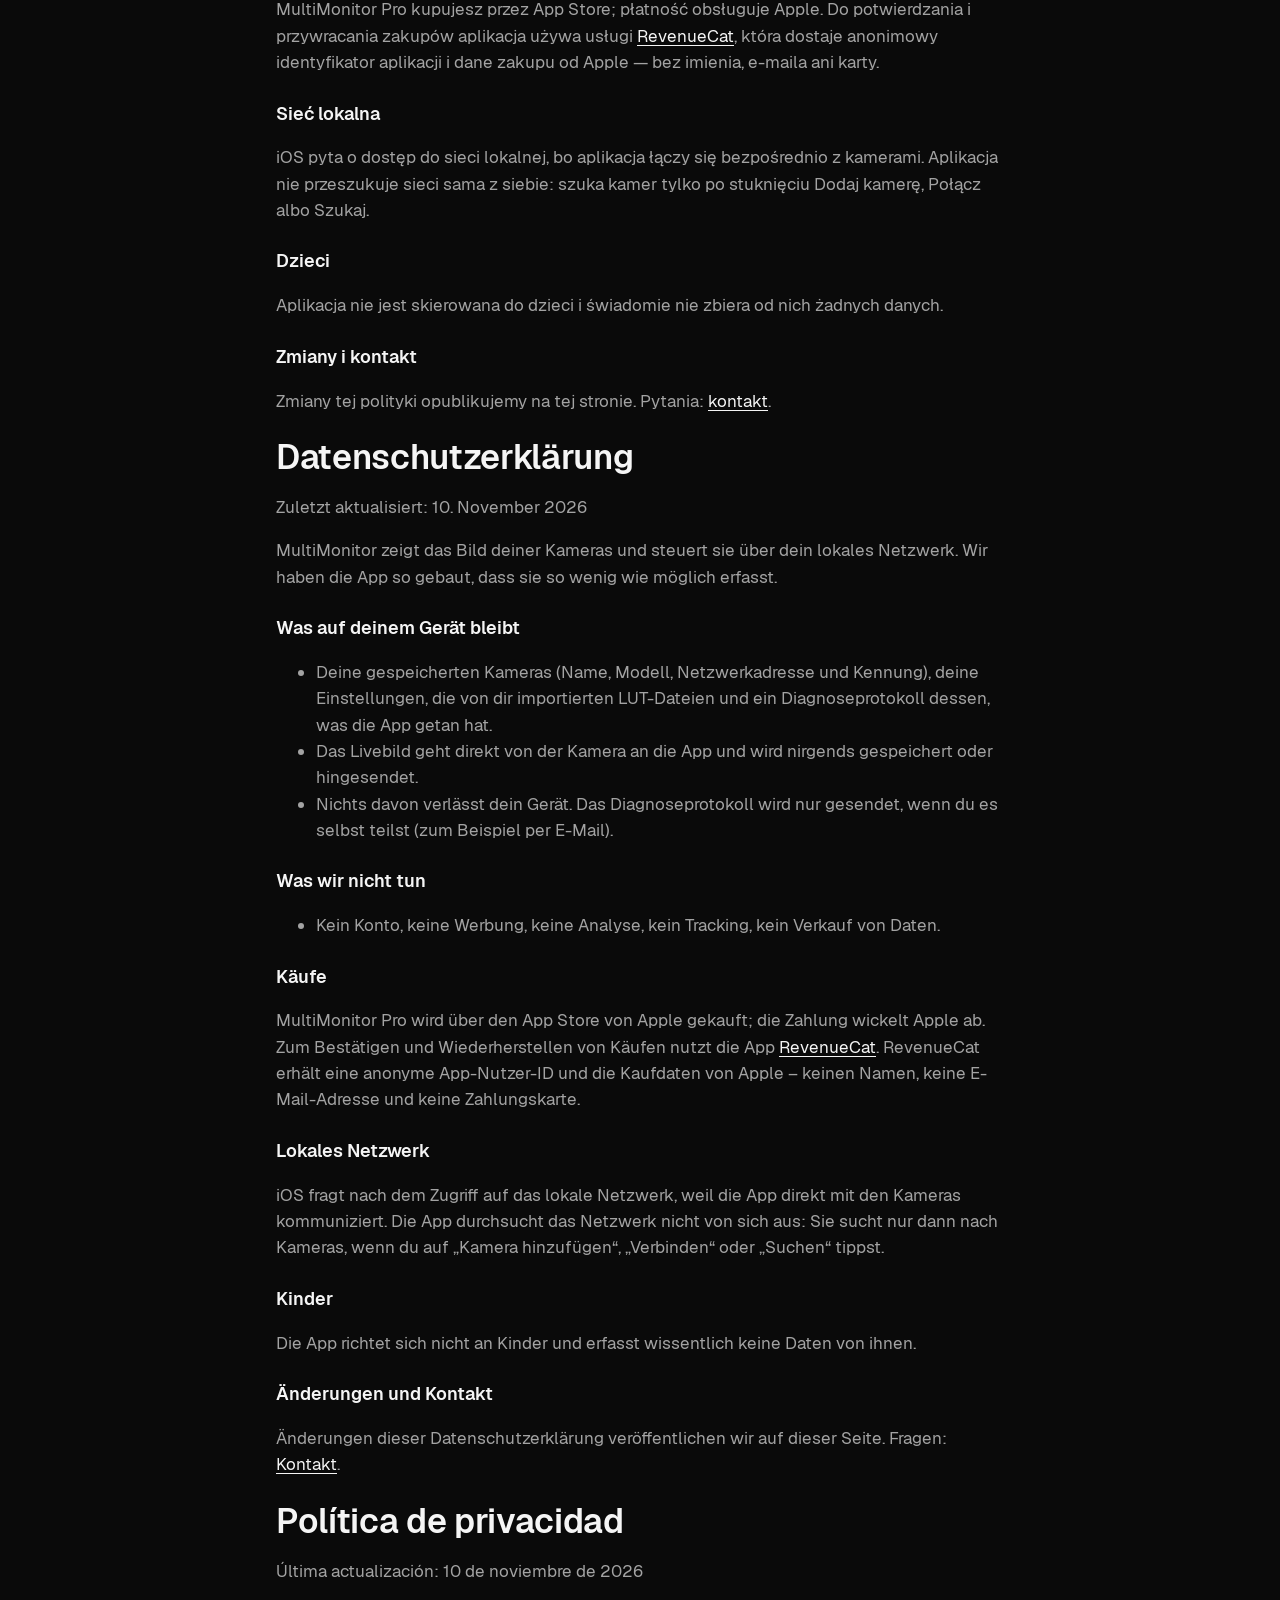
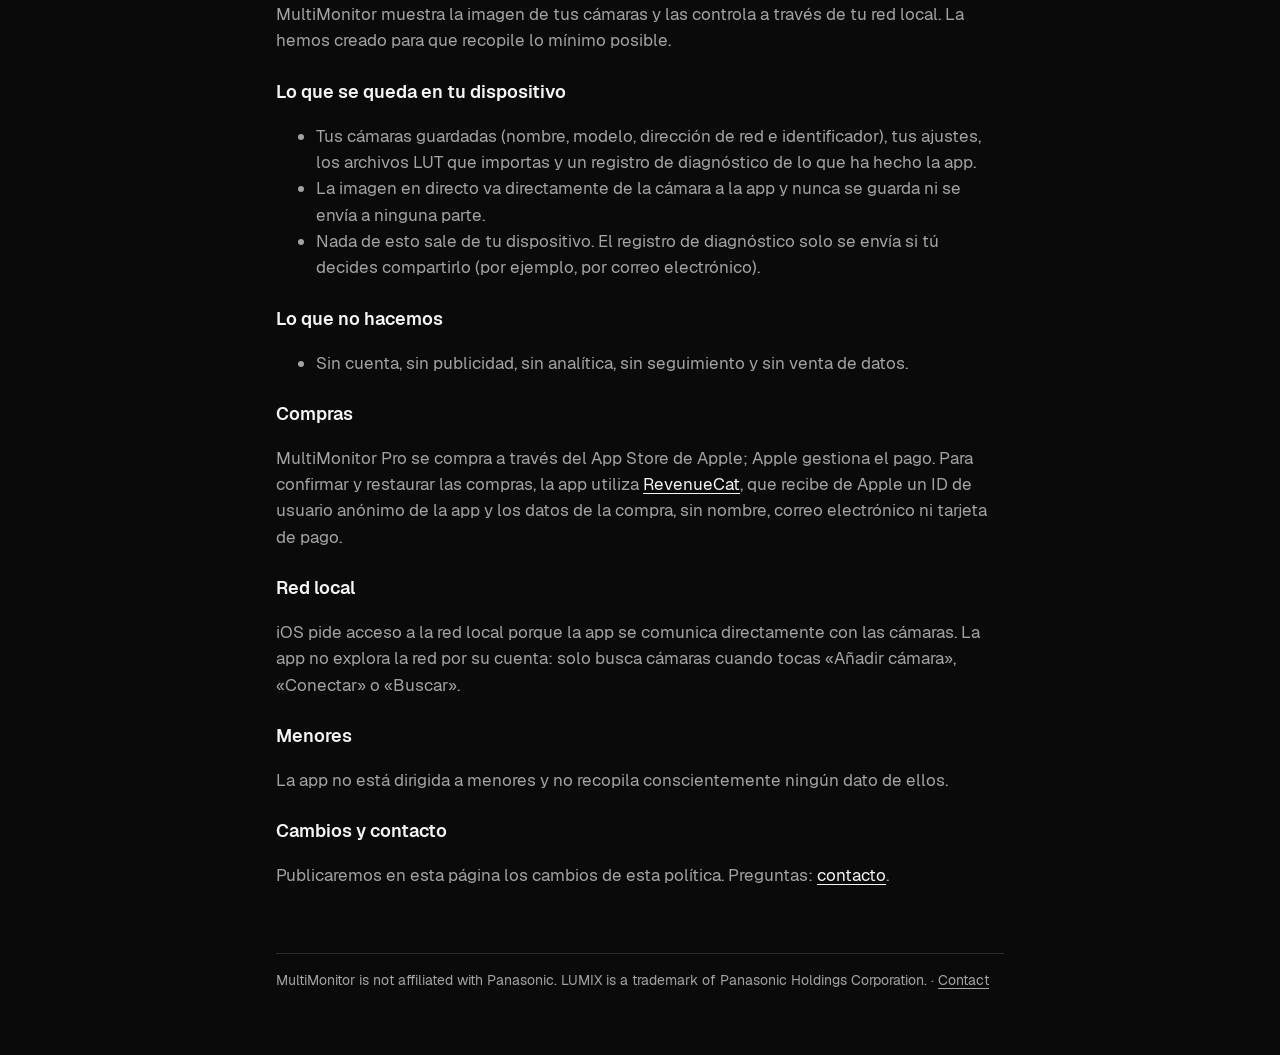
<file: multimonitor/privacy/index.html>
<!doctype html>
<html lang="en">
<head>
<meta charset="utf-8">
<meta name="viewport" content="width=device-width, initial-scale=1">
<title>MultiMonitor — privacy policy</title>
<link rel="stylesheet" href="../assets/style.css">
</head>
<body>
<div class="wrap">
<header class="top"><a class="name" href="../">MultiMonitor</a><nav><a href="../">Guide</a><a href="../privacy/" aria-current=page>Privacy</a><a href="../terms/">Terms</a><a href="./" hreflang="en" lang="en">English</a><a href="./#pl" hreflang="pl" lang="pl">Polski</a><a href="./#de" hreflang="de" lang="de">Deutsch</a><a href="./#es" hreflang="es" lang="es">Español</a></nav></header>

<h1>Privacy policy</h1>
<p>Last updated: 10 November 2026</p>
<p>MultiMonitor shows the picture of your cameras and controls them over your local network. We built it to collect as little as possible.</p>
<h3>What stays on your device</h3>
<ul>
<li>Your saved cameras (name, model, network address and identifier), your settings, the LUT files you import and a diagnostic log of what the app did.</li>
<li>The live picture goes straight from the camera to the app and is never stored or sent anywhere.</li>
<li>None of this leaves your device. The diagnostic log is sent only if you choose to share it yourself (for example by e-mail).</li>
</ul>
<h3>What we do not do</h3>
<ul><li>No account, no advertising, no analytics, no tracking, no selling of data.</li></ul>
<h3>Purchases</h3>
<p>MultiMonitor Pro is bought through Apple's App Store; Apple handles the payment. To confirm and restore purchases the app uses <a href="https://www.revenuecat.com/privacy">RevenueCat</a>, which receives an anonymous app user ID and the purchase details from Apple — no name, e-mail or payment card.</p>
<h3>Local network</h3>
<p>iOS asks for access to the local network because the app talks directly to the cameras. The app does not scan the network on its own: it looks for cameras only when you tap Add camera, Connect or Search.</p>
<h3>Children</h3>
<p>The app is not directed at children and does not knowingly collect any data from them.</p>
<h3>Changes and contact</h3>
<p>We will publish changes to this policy on this page. Questions: <a href="https://github.com/nowakproduction/nowakproduction.github.io/issues">contact</a>.</p>

<h1 id="pl">Polityka prywatności</h1>
<p>Ostatnia zmiana: 10 listopada 2026</p>
<p>MultiMonitor pokazuje obraz z Twoich kamer i steruje nimi przez sieć lokalną. Zbiera tak mało, jak się da.</p>
<h3>Co zostaje na urządzeniu</h3>
<ul>
<li>Zapisane kamery (nazwa, model, adres w sieci i identyfikator), ustawienia, zaimportowane pliki LUT i dziennik diagnostyczny działania aplikacji.</li>
<li>Obraz z kamery trafia prosto do aplikacji i nigdzie nie jest zapisywany ani wysyłany.</li>
<li>Nic z tego nie opuszcza urządzenia. Dziennik diagnostyczny wysyłasz tylko sam, jeśli zechcesz (np. e-mailem).</li>
</ul>
<h3>Czego nie robimy</h3>
<ul><li>Bez konta, bez reklam, bez analityki, bez śledzenia, bez sprzedaży danych.</li></ul>
<h3>Zakupy</h3>
<p>MultiMonitor Pro kupujesz przez App Store; płatność obsługuje Apple. Do potwierdzania i przywracania zakupów aplikacja używa usługi <a href="https://www.revenuecat.com/privacy">RevenueCat</a>, która dostaje anonimowy identyfikator aplikacji i dane zakupu od Apple — bez imienia, e-maila ani karty.</p>
<h3>Sieć lokalna</h3>
<p>iOS pyta o dostęp do sieci lokalnej, bo aplikacja łączy się bezpośrednio z kamerami. Aplikacja nie przeszukuje sieci sama z siebie: szuka kamer tylko po stuknięciu Dodaj kamerę, Połącz albo Szukaj.</p>
<h3>Dzieci</h3>
<p>Aplikacja nie jest skierowana do dzieci i świadomie nie zbiera od nich żadnych danych.</p>
<h3>Zmiany i kontakt</h3>
<p>Zmiany tej polityki opublikujemy na tej stronie. Pytania: <a href="https://github.com/nowakproduction/nowakproduction.github.io/issues">kontakt</a>.</p>

<h1 id="de" lang="de">Datenschutzerklärung</h1>
<div lang="de">
<p>Zuletzt aktualisiert: 10. November 2026</p>
<p>MultiMonitor zeigt das Bild deiner Kameras und steuert sie über dein lokales Netzwerk. Wir haben die App so gebaut, dass sie so wenig wie möglich erfasst.</p>
<h3>Was auf deinem Gerät bleibt</h3>
<ul>
<li>Deine gespeicherten Kameras (Name, Modell, Netzwerkadresse und Kennung), deine Einstellungen, die von dir importierten LUT-Dateien und ein Diagnoseprotokoll dessen, was die App getan hat.</li>
<li>Das Livebild geht direkt von der Kamera an die App und wird nirgends gespeichert oder hingesendet.</li>
<li>Nichts davon verlässt dein Gerät. Das Diagnoseprotokoll wird nur gesendet, wenn du es selbst teilst (zum Beispiel per E-Mail).</li>
</ul>
<h3>Was wir nicht tun</h3>
<ul><li>Kein Konto, keine Werbung, keine Analyse, kein Tracking, kein Verkauf von Daten.</li></ul>
<h3>Käufe</h3>
<p>MultiMonitor Pro wird über den App Store von Apple gekauft; die Zahlung wickelt Apple ab. Zum Bestätigen und Wiederherstellen von Käufen nutzt die App <a href="https://www.revenuecat.com/privacy">RevenueCat</a>. RevenueCat erhält eine anonyme App-Nutzer-ID und die Kaufdaten von Apple – keinen Namen, keine E-Mail-Adresse und keine Zahlungskarte.</p>
<h3>Lokales Netzwerk</h3>
<p>iOS fragt nach dem Zugriff auf das lokale Netzwerk, weil die App direkt mit den Kameras kommuniziert. Die App durchsucht das Netzwerk nicht von sich aus: Sie sucht nur dann nach Kameras, wenn du auf „Kamera hinzufügen“, „Verbinden“ oder „Suchen“ tippst.</p>
<h3>Kinder</h3>
<p>Die App richtet sich nicht an Kinder und erfasst wissentlich keine Daten von ihnen.</p>
<h3>Änderungen und Kontakt</h3>
<p>Änderungen dieser Datenschutzerklärung veröffentlichen wir auf dieser Seite. Fragen: <a href="https://github.com/nowakproduction/nowakproduction.github.io/issues">Kontakt</a>.</p>
</div>

<h1 id="es" lang="es">Política de privacidad</h1>
<div lang="es">
<p>Última actualización: 10 de noviembre de 2026</p>
<p>MultiMonitor muestra la imagen de tus cámaras y las controla a través de tu red local. La hemos creado para que recopile lo mínimo posible.</p>
<h3>Lo que se queda en tu dispositivo</h3>
<ul>
<li>Tus cámaras guardadas (nombre, modelo, dirección de red e identificador), tus ajustes, los archivos LUT que importas y un registro de diagnóstico de lo que ha hecho la app.</li>
<li>La imagen en directo va directamente de la cámara a la app y nunca se guarda ni se envía a ninguna parte.</li>
<li>Nada de esto sale de tu dispositivo. El registro de diagnóstico solo se envía si tú decides compartirlo (por ejemplo, por correo electrónico).</li>
</ul>
<h3>Lo que no hacemos</h3>
<ul><li>Sin cuenta, sin publicidad, sin analítica, sin seguimiento y sin venta de datos.</li></ul>
<h3>Compras</h3>
<p>MultiMonitor Pro se compra a través del App Store de Apple; Apple gestiona el pago. Para confirmar y restaurar las compras, la app utiliza <a href="https://www.revenuecat.com/privacy">RevenueCat</a>, que recibe de Apple un ID de usuario anónimo de la app y los datos de la compra, sin nombre, correo electrónico ni tarjeta de pago.</p>
<h3>Red local</h3>
<p>iOS pide acceso a la red local porque la app se comunica directamente con las cámaras. La app no explora la red por su cuenta: solo busca cámaras cuando tocas «Añadir cámara», «Conectar» o «Buscar».</p>
<h3>Menores</h3>
<p>La app no está dirigida a menores y no recopila conscientemente ningún dato de ellos.</p>
<h3>Cambios y contacto</h3>
<p>Publicaremos en esta página los cambios de esta política. Preguntas: <a href="https://github.com/nowakproduction/nowakproduction.github.io/issues">contacto</a>.</p>
</div>

<footer>MultiMonitor is not affiliated with Panasonic. LUMIX is a trademark of Panasonic Holdings Corporation. · <a href="https://github.com/nowakproduction/nowakproduction.github.io/issues">Contact</a></footer>
</div>
</body>
</html>
</file>
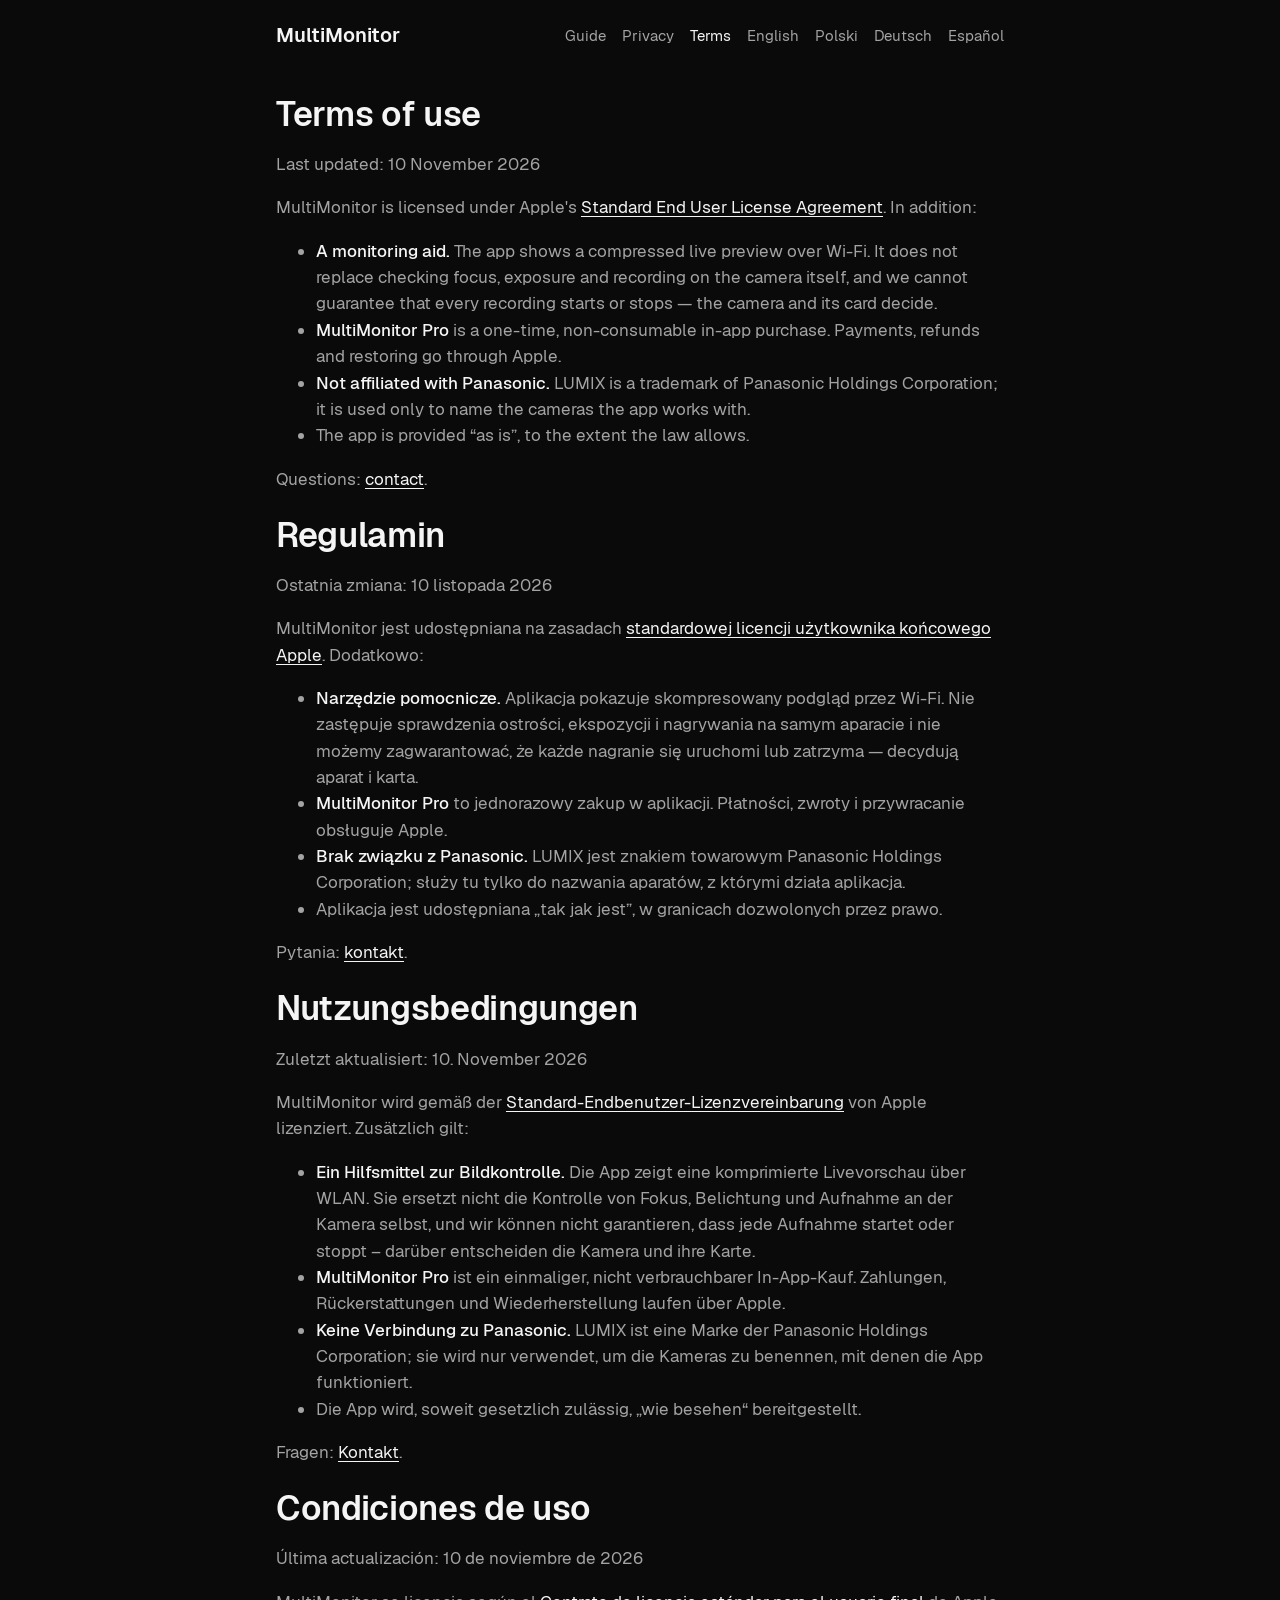
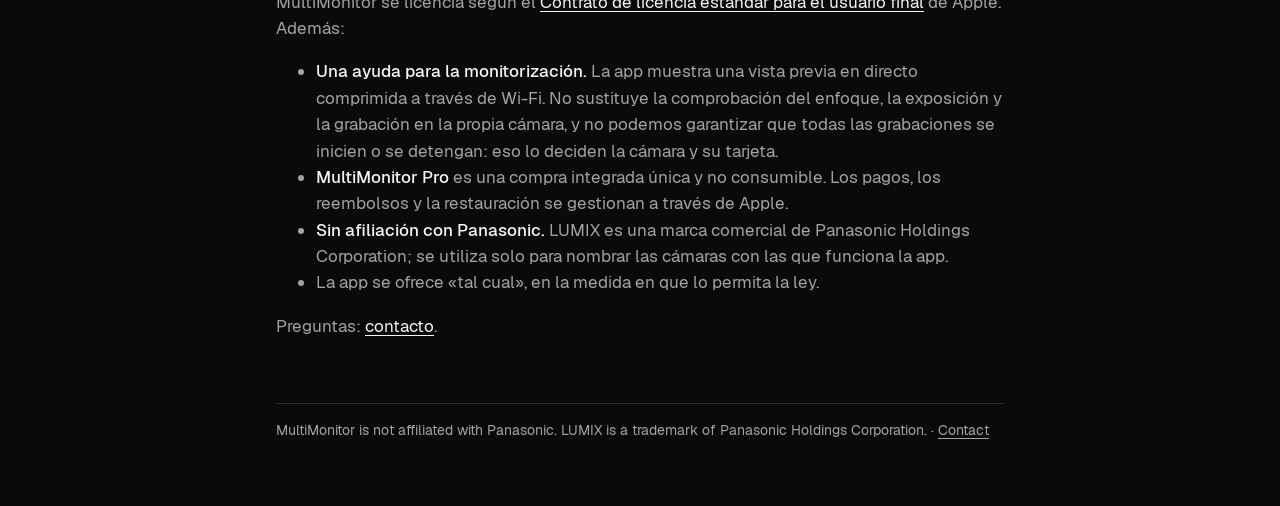
<file: multimonitor/terms/index.html>
<!doctype html>
<html lang="en">
<head>
<meta charset="utf-8">
<meta name="viewport" content="width=device-width, initial-scale=1">
<title>MultiMonitor — terms of use</title>
<link rel="stylesheet" href="../assets/style.css">
</head>
<body>
<div class="wrap">
<header class="top"><a class="name" href="../">MultiMonitor</a><nav><a href="../">Guide</a><a href="../privacy/">Privacy</a><a href="../terms/" aria-current=page>Terms</a><a href="./" hreflang="en" lang="en">English</a><a href="./#pl" hreflang="pl" lang="pl">Polski</a><a href="./#de" hreflang="de" lang="de">Deutsch</a><a href="./#es" hreflang="es" lang="es">Español</a></nav></header>

<h1>Terms of use</h1>
<p>Last updated: 10 November 2026</p>
<p>MultiMonitor is licensed under Apple's <a href="https://www.apple.com/legal/internet-services/itunes/dev/stdeula/">Standard End User License Agreement</a>. In addition:</p>
<ul>
<li><strong>A monitoring aid.</strong> The app shows a compressed live preview over Wi-Fi. It does not replace checking focus, exposure and recording on the camera itself, and we cannot guarantee that every recording starts or stops — the camera and its card decide.</li>
<li><strong>MultiMonitor Pro</strong> is a one-time, non-consumable in-app purchase. Payments, refunds and restoring go through Apple.</li>
<li><strong>Not affiliated with Panasonic.</strong> LUMIX is a trademark of Panasonic Holdings Corporation; it is used only to name the cameras the app works with.</li>
<li>The app is provided “as is”, to the extent the law allows.</li>
</ul>
<p>Questions: <a href="https://github.com/nowakproduction/nowakproduction.github.io/issues">contact</a>.</p>

<h1 id="pl">Regulamin</h1>
<p>Ostatnia zmiana: 10 listopada 2026</p>
<p>MultiMonitor jest udostępniana na zasadach <a href="https://www.apple.com/legal/internet-services/itunes/dev/stdeula/">standardowej licencji użytkownika końcowego Apple</a>. Dodatkowo:</p>
<ul>
<li><strong>Narzędzie pomocnicze.</strong> Aplikacja pokazuje skompresowany podgląd przez Wi-Fi. Nie zastępuje sprawdzenia ostrości, ekspozycji i nagrywania na samym aparacie i nie możemy zagwarantować, że każde nagranie się uruchomi lub zatrzyma — decydują aparat i karta.</li>
<li><strong>MultiMonitor Pro</strong> to jednorazowy zakup w aplikacji. Płatności, zwroty i przywracanie obsługuje Apple.</li>
<li><strong>Brak związku z Panasonic.</strong> LUMIX jest znakiem towarowym Panasonic Holdings Corporation; służy tu tylko do nazwania aparatów, z którymi działa aplikacja.</li>
<li>Aplikacja jest udostępniana „tak jak jest”, w granicach dozwolonych przez prawo.</li>
</ul>
<p>Pytania: <a href="https://github.com/nowakproduction/nowakproduction.github.io/issues">kontakt</a>.</p>

<h1 id="de" lang="de">Nutzungsbedingungen</h1>
<div lang="de">
<p>Zuletzt aktualisiert: 10. November 2026</p>
<p>MultiMonitor wird gemäß der <a href="https://www.apple.com/legal/internet-services/itunes/dev/stdeula/">Standard-Endbenutzer-Lizenzvereinbarung</a> von Apple lizenziert. Zusätzlich gilt:</p>
<ul>
<li><strong>Ein Hilfsmittel zur Bildkontrolle.</strong> Die App zeigt eine komprimierte Livevorschau über WLAN. Sie ersetzt nicht die Kontrolle von Fokus, Belichtung und Aufnahme an der Kamera selbst, und wir können nicht garantieren, dass jede Aufnahme startet oder stoppt – darüber entscheiden die Kamera und ihre Karte.</li>
<li><strong>MultiMonitor Pro</strong> ist ein einmaliger, nicht verbrauchbarer In-App-Kauf. Zahlungen, Rückerstattungen und Wiederherstellung laufen über Apple.</li>
<li><strong>Keine Verbindung zu Panasonic.</strong> LUMIX ist eine Marke der Panasonic Holdings Corporation; sie wird nur verwendet, um die Kameras zu benennen, mit denen die App funktioniert.</li>
<li>Die App wird, soweit gesetzlich zulässig, „wie besehen“ bereitgestellt.</li>
</ul>
<p>Fragen: <a href="https://github.com/nowakproduction/nowakproduction.github.io/issues">Kontakt</a>.</p>
</div>

<h1 id="es" lang="es">Condiciones de uso</h1>
<div lang="es">
<p>Última actualización: 10 de noviembre de 2026</p>
<p>MultiMonitor se licencia según el <a href="https://www.apple.com/legal/internet-services/itunes/dev/stdeula/">Contrato de licencia estándar para el usuario final</a> de Apple. Además:</p>
<ul>
<li><strong>Una ayuda para la monitorización.</strong> La app muestra una vista previa en directo comprimida a través de Wi-Fi. No sustituye la comprobación del enfoque, la exposición y la grabación en la propia cámara, y no podemos garantizar que todas las grabaciones se inicien o se detengan: eso lo deciden la cámara y su tarjeta.</li>
<li><strong>MultiMonitor Pro</strong> es una compra integrada única y no consumible. Los pagos, los reembolsos y la restauración se gestionan a través de Apple.</li>
<li><strong>Sin afiliación con Panasonic.</strong> LUMIX es una marca comercial de Panasonic Holdings Corporation; se utiliza solo para nombrar las cámaras con las que funciona la app.</li>
<li>La app se ofrece «tal cual», en la medida en que lo permita la ley.</li>
</ul>
<p>Preguntas: <a href="https://github.com/nowakproduction/nowakproduction.github.io/issues">contacto</a>.</p>
</div>

<footer>MultiMonitor is not affiliated with Panasonic. LUMIX is a trademark of Panasonic Holdings Corporation. · <a href="https://github.com/nowakproduction/nowakproduction.github.io/issues">Contact</a></footer>
</div>
</body>
</html>
</file>
<file: multimonitor/assets/style.css>
/* Colours, type and radii from the app's design system (theme "Dark"). */
@font-face { font-family: Geist; src: url(fonts/Geist-Regular.ttf); font-weight: 400; font-display: swap; }
@font-face { font-family: Geist; src: url(fonts/Geist-Medium.ttf); font-weight: 500; font-display: swap; }
@font-face { font-family: Geist; src: url(fonts/Geist-SemiBold.ttf); font-weight: 600; font-display: swap; }
:root {
  --bg: #0a0a0a; --surface: #141414; --surface-raised: #1f1f1f; --surface-high: #2a2a2a;
  --line: #2b2b2b; --ink: #f5f5f5; --ink-muted: #a3a3a3; --rec: #ff5a4f; --live: #4bd67e;
  --connecting: #4da6ff; --warn: #ffb340; --radius-md: 12px; --radius-lg: 18px;
}
* { box-sizing: border-box; }
html { background: var(--bg); color: var(--ink); font: 400 17px/1.55 Geist, -apple-system, system-ui, sans-serif; }
body { margin: 0; }
a { color: var(--ink); text-underline-offset: 3px; }
.wrap { max-width: 760px; margin: 0 auto; padding: 0 16px 64px; }
header.top { display: flex; flex-wrap: wrap; align-items: center; gap: 8px 12px; padding: 20px 0; }
header.top .name { font-weight: 600; font-size: 20px; text-decoration: none; }
header.top nav { margin-left: auto; display: flex; flex-wrap: wrap; gap: 4px 16px; font-size: 15px; }
@media (max-width: 520px) { header.top nav { margin-left: 0; width: 100%; } h1 { font-size: 30px; } }
header.top nav a { color: var(--ink-muted); text-decoration: none; }
header.top nav a:hover, header.top nav a[aria-current] { color: var(--ink); }
h1 { font-size: 34px; line-height: 1.15; font-weight: 600; margin: 24px 0 8px; letter-spacing: -0.01em; }
h2 { font-size: 24px; font-weight: 600; margin: 48px 0 12px; }
h3 { font-size: 18px; font-weight: 600; margin: 24px 0 6px; }
p, li { color: var(--ink-muted); }
p strong, li strong { color: var(--ink); font-weight: 500; }
.lead { font-size: 19px; }
.card { background: var(--surface-raised); border-radius: var(--radius-lg); overflow: hidden; margin: 16px 0; }
.card img { display: block; width: 100%; height: auto; }
.card .text { padding: 14px 18px 18px; }
.card .text p { margin: 4px 0 0; }
.toc { background: var(--surface); border-radius: var(--radius-md); padding: 12px 18px; }
.toc ol { margin: 0; padding-left: 20px; }
.note { border-left: 3px solid var(--warn); padding: 4px 0 4px 14px; }
.dot { display: inline-block; width: 8px; height: 8px; border-radius: 50%; margin-right: 6px; vertical-align: 1px; }
.dot.live { background: var(--live); } .dot.connecting { background: var(--connecting); } .dot.off { background: var(--ink-muted); }
footer { margin-top: 64px; padding-top: 16px; border-top: 1px solid var(--line); font-size: 14px; color: var(--ink-muted); }
footer a { color: var(--ink-muted); }
code { background: var(--surface-high); border-radius: 6px; padding: 1px 6px; font-size: 15px; }
</file>
